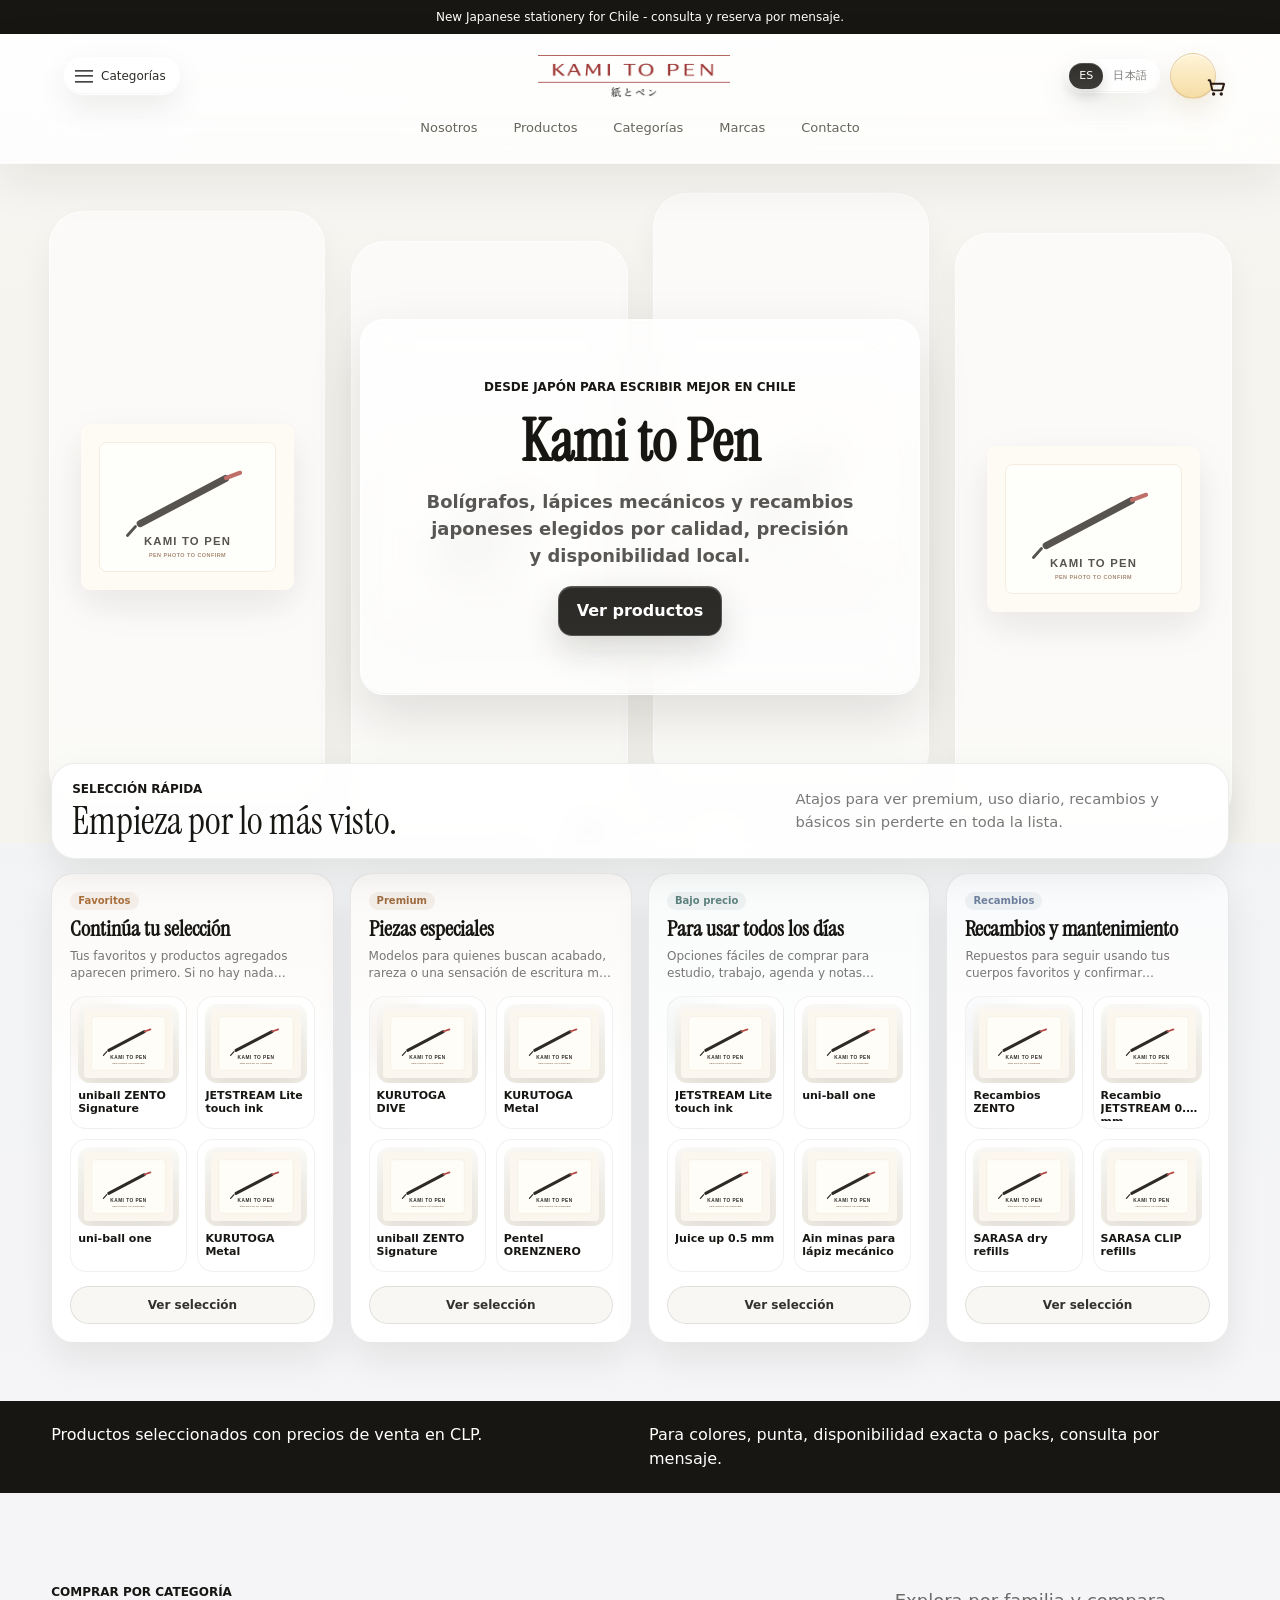
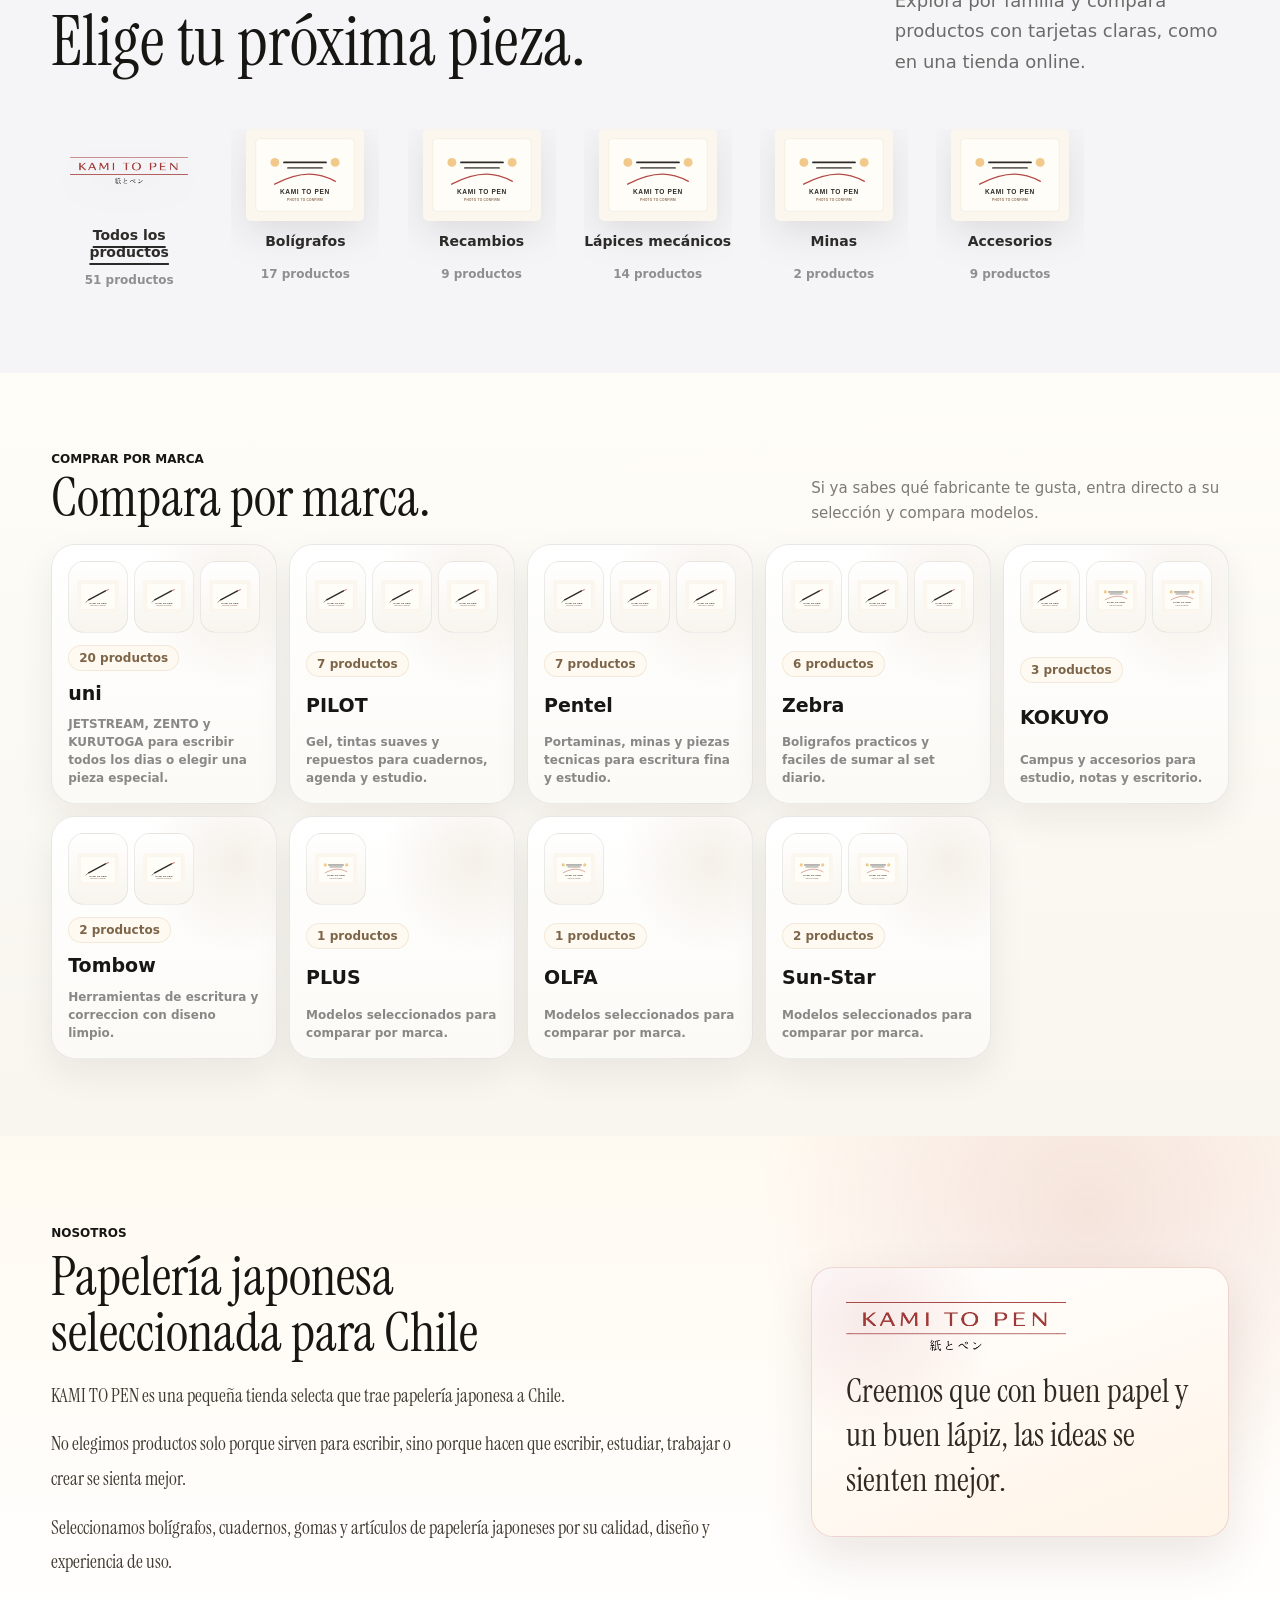
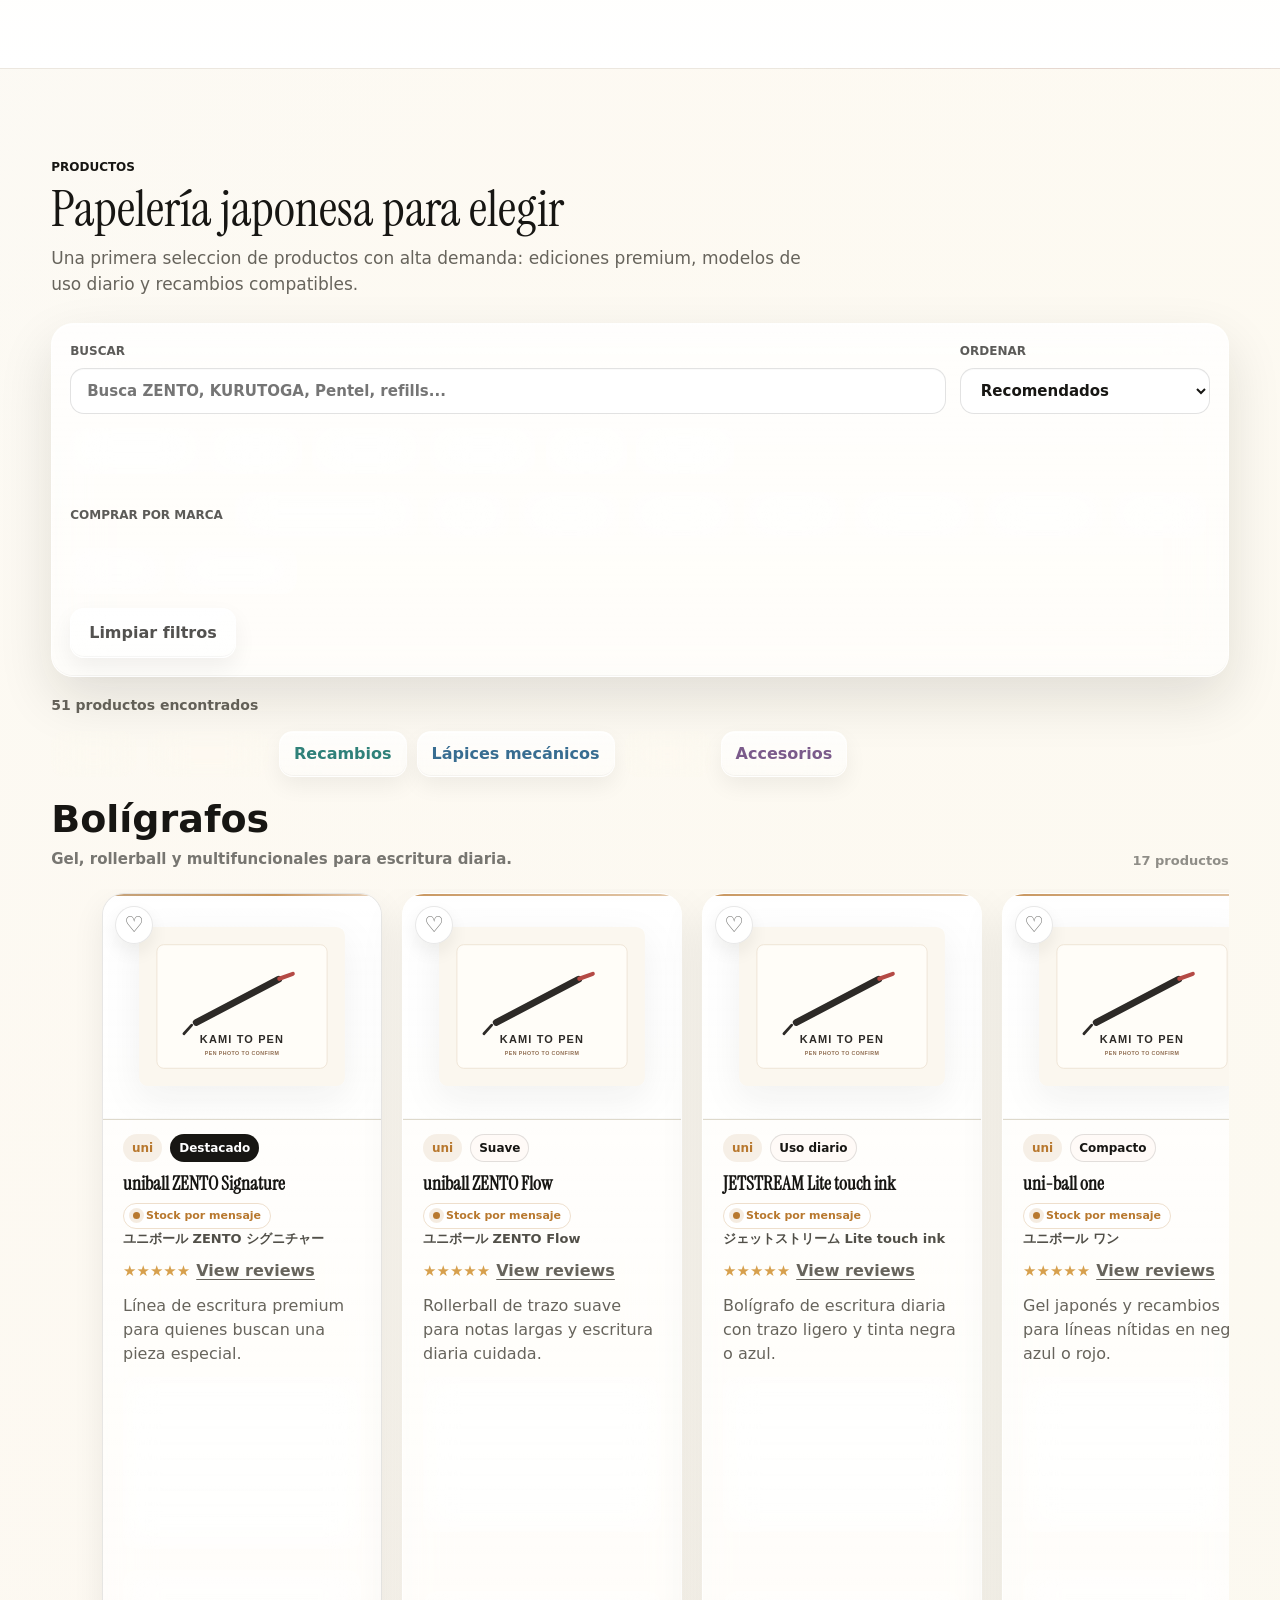
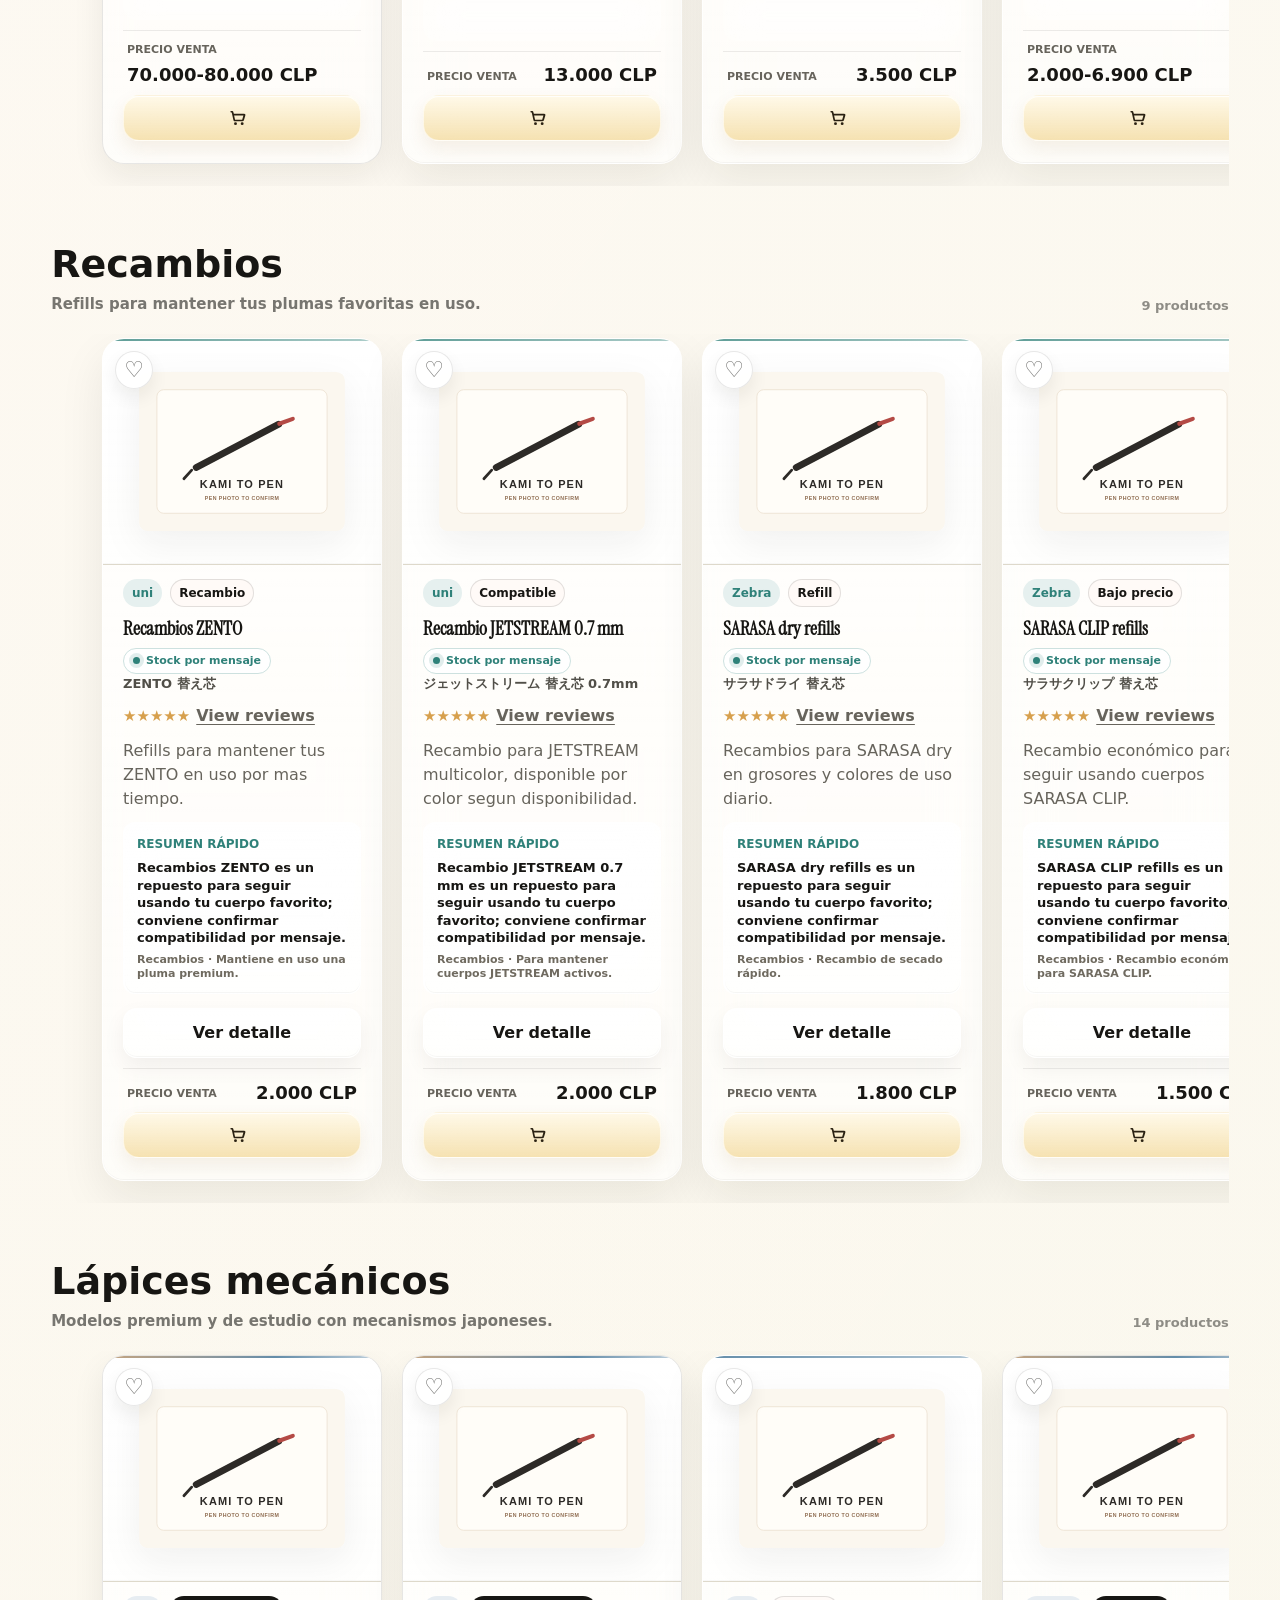
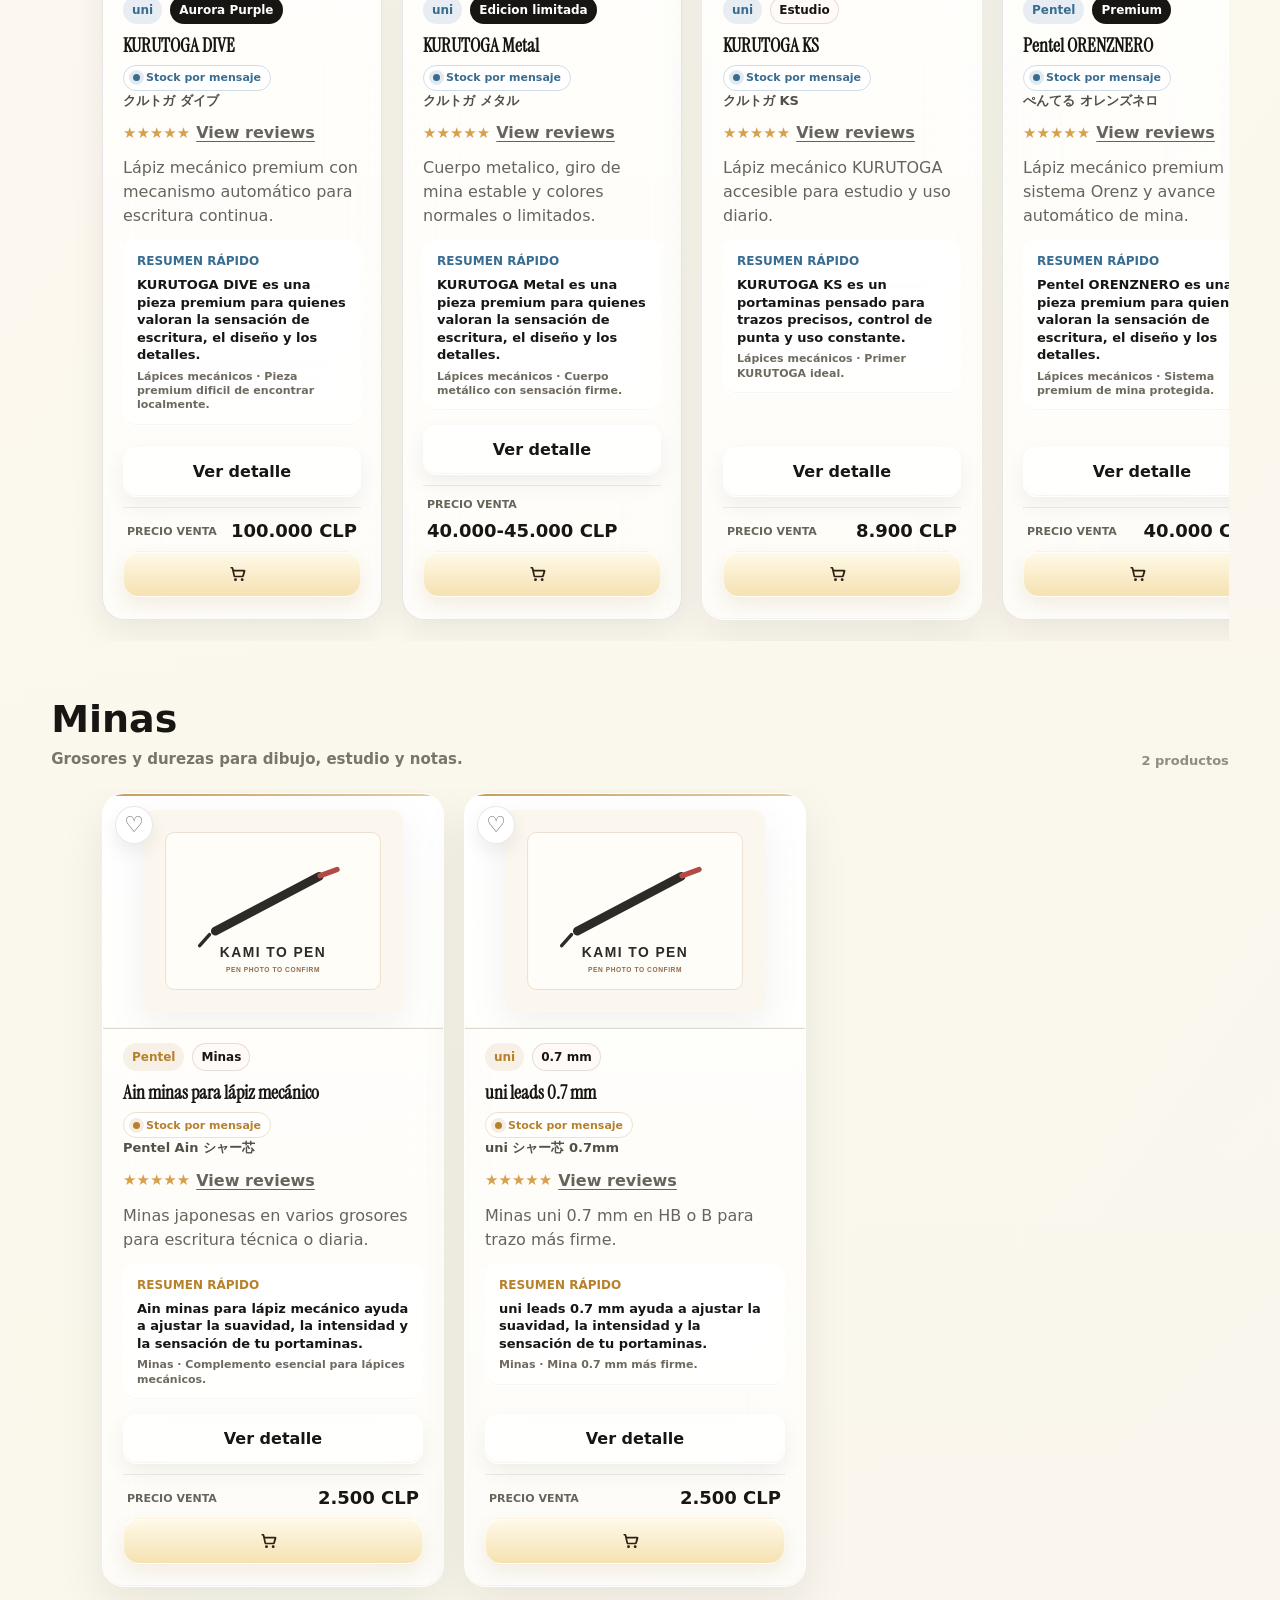
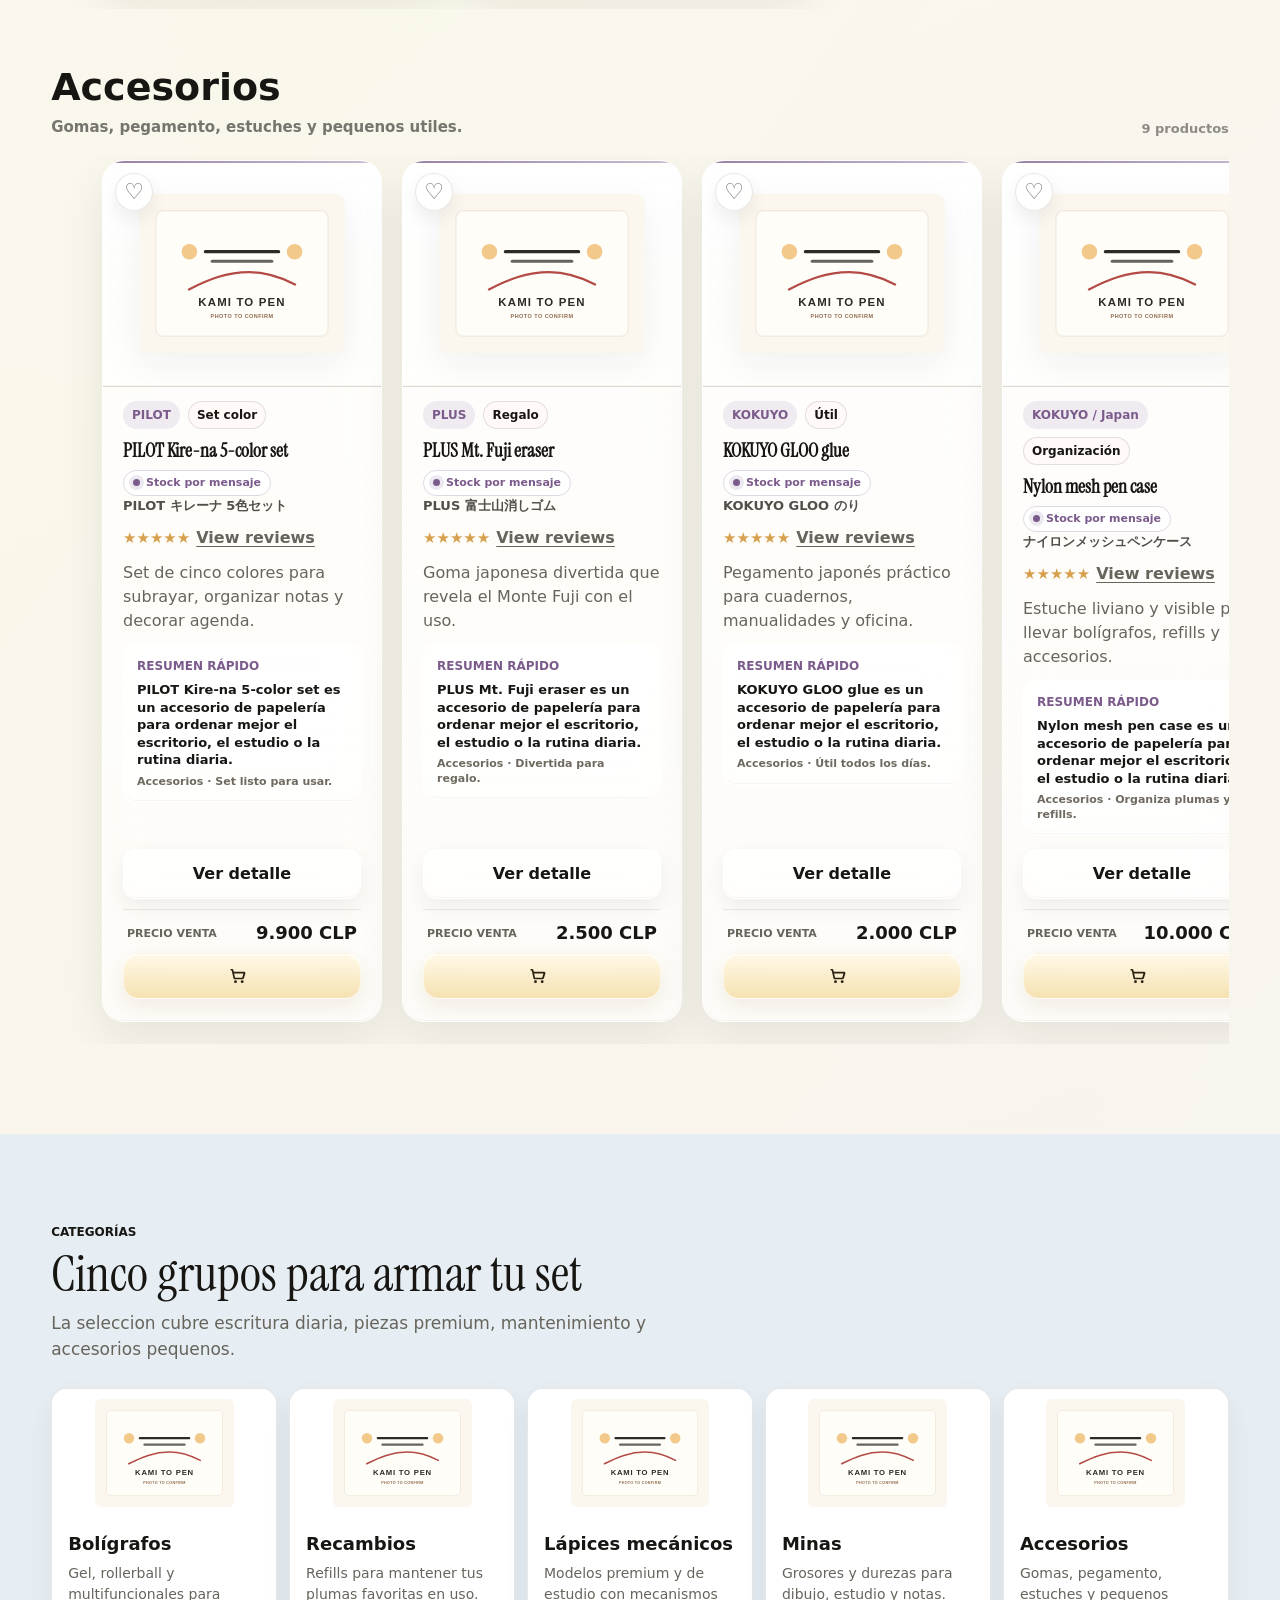
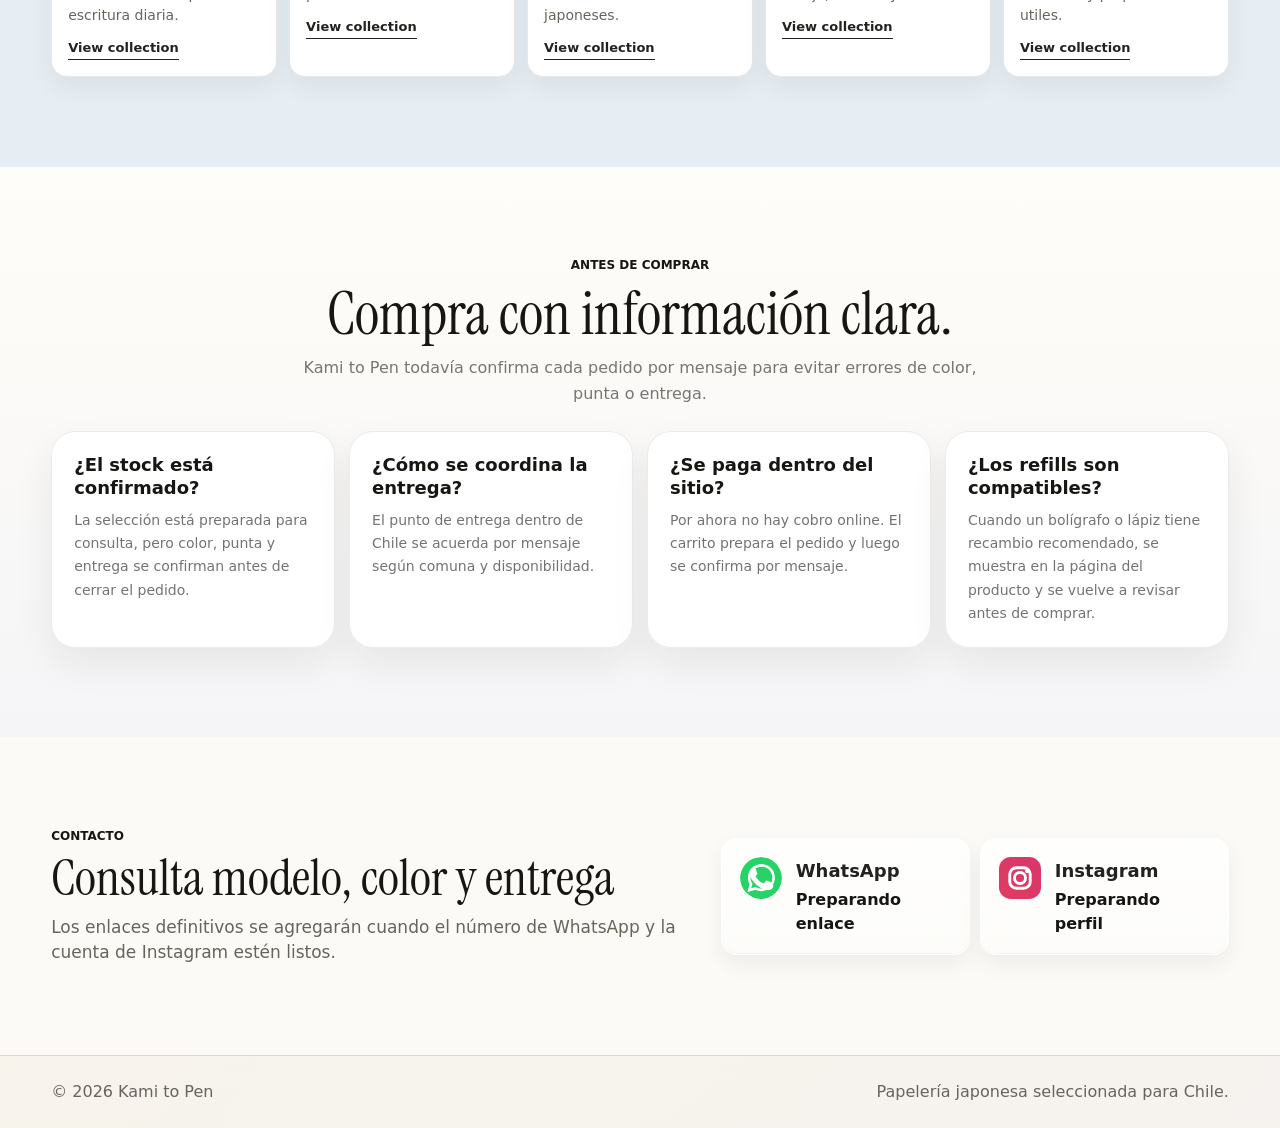
<file: files-mentioned-by-the-user-kami/index.html>
<!doctype html>
<html lang="es">
  <head>
    <meta charset="utf-8">
    <meta name="viewport" content="width=device-width, initial-scale=1">
    <title>Kami to Pen | Papelería japonesa en Chile</title>
    <meta
      name="description"
      content="Tienda bilingüe de Kami to Pen: papelería japonesa seleccionada para Chile, con lápices, bolígrafos, refills y accesorios."
    >
    <link rel="icon" href="assets/kami-to-pen-logo.png">
    <link rel="stylesheet" href="styles.css?v=commerce-depth13">
  </head>
  <body>
    <div class="store-announcement" data-i18n="announcementText">
      New Japanese stationery for Chile - consulta y reserva por mensaje.
    </div>

    <header class="site-header" aria-label="Navegacion principal">
      <button class="menu-toggle" type="button" data-menu-toggle aria-controls="category-drawer" aria-expanded="false" aria-label="Categorías">
        <span aria-hidden="true"></span>
        <span aria-hidden="true"></span>
        <span aria-hidden="true"></span>
        <strong data-i18n="menuLabel">Categorías</strong>
      </button>

      <a class="brand-lockup" href="#top" aria-label="Kami to Pen">
        <span class="brand-mark" aria-hidden="true">
          <img src="assets/kami-to-pen-logo-cutout.png?v=logo-cutout" alt="">
        </span>
        <span>
          <span class="brand-name">Kami to Pen</span>
          <span class="brand-subtitle" data-i18n="brandSubtitle">Papelería japonesa seleccionada</span>
        </span>
      </a>

      <nav class="header-nav" aria-label="Secciones">
        <a href="#about" data-i18n="navAbout">Nosotros</a>
        <button type="button" data-products-menu data-i18n="navCatalog">Productos</button>
        <button type="button" data-categories-menu data-i18n="navCategories">Categorías</button>
        <a href="#brands" data-i18n="navBrands">Marcas</a>
        <a href="#contact" data-i18n="navContact">Contacto</a>
      </nav>

      <div class="header-actions">
        <div class="language-switch" aria-label="Idioma">
          <button class="language-button is-active" type="button" data-lang-button="es" aria-pressed="true">ES</button>
          <button class="language-button" type="button" data-lang-button="ja" aria-pressed="false">日本語</button>
        </div>
        <a class="cart-summary-button" href="checkout.html" data-cart-summary aria-label="Carrito">
          <span class="cart-summary-text" data-i18n="cartLabel">Carrito</span>
          <span class="cart-count" data-cart-count hidden>0</span>
        </a>
      </div>
    </header>

    <main id="top">
      <section class="hero-section" aria-labelledby="hero-title">
        <div class="hero-copy">
          <p class="eyebrow" data-i18n="heroEyebrow">Desde Japón para escribir mejor en Chile</p>
          <h1 id="hero-title" data-i18n="heroTitle">Kami to Pen</h1>
          <p class="hero-lede" data-i18n="heroLede">
            Bolígrafos, lápices mecánicos y recambios japoneses elegidos por calidad, precisión y disponibilidad local.
          </p>
          <div class="hero-actions" aria-label="Coleccion destacada">
            <a class="button button-primary hero-collection-cta" href="#catalog" data-i18n="heroCollectionCta">
              Ver colección
            </a>
          </div>
          <dl class="hero-stats" aria-label="Resumen del catalogo">
            <div>
              <dt data-i18n="statSkusLabel">Lineas seleccionadas</dt>
              <dd id="product-count-stat">57</dd>
            </div>
            <div>
              <dt data-i18n="statCategoriesLabel">Categorías</dt>
              <dd>5</dd>
            </div>
            <div>
              <dt data-i18n="statCurrencyLabel">Precios</dt>
              <dd>CLP</dd>
            </div>
          </dl>
        </div>

        <figure class="hero-media" data-hero-slideshow>
          <div class="hero-slide-grid" data-hero-slide-grid>
            <a class="hero-product-tile is-featured" href="product.html#product=kurutoga-dive" aria-label="Ver detalle KURUTOGA DIVE">
              <img
                src="https://baseec-img-mng.akamaized.net/images/item/origin/021379cc1be855e3056c57e17d7d3b00.jpg?im=Resize%2Cwidth%3D1280%2Ctype%3Dnormal&imformat=generic&q=90"
                alt="KURUTOGA DIVE"
              >
            </a>
          </div>
          <div class="hero-slide-dots" data-hero-dots aria-label="Productos destacados"></div>
        </figure>
      </section>

      <section class="store-dashboard" id="store-dashboard" aria-labelledby="store-dashboard-title">
        <div class="store-dashboard-head">
          <div>
            <p class="eyebrow" data-i18n="dashboardEyebrow">Selección rápida</p>
            <h2 id="store-dashboard-title" data-i18n="dashboardTitle">Empieza por lo más visto.</h2>
          </div>
          <p data-i18n="dashboardText">
            Atajos para ver premium, uso diario, recambios y básicos sin perderte en toda la lista.
          </p>
        </div>
        <div class="store-dashboard-grid" id="store-dashboard-grid" aria-label="Selección rápida de productos"></div>
      </section>

      <section class="intro-band" aria-label="Resumen de compra">
        <div>
          <p data-i18n="introLineOne">Productos seleccionados con precios de venta en CLP.</p>
          <p data-i18n="introLineTwo">Para colores, punta, disponibilidad exacta o packs, consulta por mensaje.</p>
        </div>
      </section>

      <section class="store-discovery" id="shop" aria-labelledby="store-discovery-title">
        <div class="store-discovery-head">
          <div>
            <p class="eyebrow" data-i18n="storeRailEyebrow">Comprar por categoría</p>
            <h2 id="store-discovery-title" data-i18n="storeRailTitle">Elige tu próxima pieza.</h2>
          </div>
          <p data-i18n="storeRailText">
            Explora por familia y compara productos con tarjetas claras, como en una tienda online.
          </p>
        </div>
        <div class="store-category-rail" id="store-category-rail" aria-label="Categorías principales"></div>
      </section>

      <section class="brand-section" id="brands" aria-labelledby="brand-rail-title">
        <div class="brand-section-head">
          <div>
            <p class="eyebrow" data-i18n="brandRailEyebrow">Comprar por marca</p>
            <h2 id="brand-rail-title" data-i18n="brandRailTitle">Compara por marca.</h2>
          </div>
          <p data-i18n="brandRailText">
            Si ya sabes qué fabricante te gusta, entra directo a su selección y compara modelos.
          </p>
        </div>
        <div class="brand-rail" id="brand-rail" aria-label="Marcas"></div>
      </section>

      <section class="about-section" id="about" aria-labelledby="about-title">
        <div class="about-layout">
          <div class="about-copy">
            <p class="eyebrow" data-i18n="aboutEyebrow">Nosotros</p>
            <h2 id="about-title" data-i18n="aboutTitle">Papelería japonesa seleccionada para Chile</h2>
            <div class="about-text">
              <p data-i18n="aboutParagraphOne">
                KAMI TO PEN es una pequeña tienda selecta que trae papelería japonesa a Chile.
              </p>
              <p data-i18n="aboutParagraphTwo">
                No elegimos productos solo porque sirven para escribir, sino porque hacen que escribir, estudiar, trabajar o crear se sienta mejor.
              </p>
              <p data-i18n="aboutParagraphThree">
                Seleccionamos bolígrafos, cuadernos, gomas y artículos de papelería japoneses por su calidad, diseño y experiencia de uso.
              </p>
            </div>
          </div>
          <div class="about-belief" aria-label="Kami to Pen philosophy">
            <img src="assets/kami-to-pen-logo-cutout.png?v=logo-cutout" alt="">
            <p data-i18n="aboutBelief">
              Creemos que con buen papel y un buen lápiz, las ideas se sienten mejor.
            </p>
          </div>
        </div>
      </section>

      <section class="section-block" id="catalog" aria-labelledby="catalog-title">
        <div class="section-heading">
          <p class="eyebrow" data-i18n="catalogEyebrow">Productos</p>
          <h2 id="catalog-title" data-i18n="catalogTitle">Papelería japonesa para elegir</h2>
          <p data-i18n="catalogText">
            Una primera seleccion de productos con alta demanda: ediciones premium, modelos de uso diario y recambios compatibles.
          </p>
        </div>

        <div class="catalog-tools" id="catalog-tools" aria-label="Buscar y ordenar productos">
          <label class="catalog-search">
            <span data-i18n="searchLabel">Buscar</span>
            <input id="catalog-search" type="search" autocomplete="off" data-i18n-placeholder="searchPlaceholder">
          </label>
          <label class="catalog-sort">
            <span data-i18n="sortLabel">Ordenar</span>
            <select id="catalog-sort">
              <option value="featured" data-i18n="sortFeatured">Recomendados</option>
              <option value="price-low" data-i18n="sortPriceLow">Precio: menor a mayor</option>
              <option value="price-high" data-i18n="sortPriceHigh">Precio: mayor a menor</option>
              <option value="newest" data-i18n="sortNewest">Más nuevos</option>
            </select>
          </label>
          <div class="tag-filter" id="tag-filter" aria-label="Filtrar por etiqueta"></div>
          <div class="brand-filter" id="brand-filter" aria-label="Filtrar por marca"></div>
          <button class="button catalog-reset" type="button" id="catalog-reset" data-i18n="resetFilters">Limpiar filtros</button>
        </div>
        <div class="catalog-result-row">
          <p class="catalog-result-count" id="catalog-result-count" aria-live="polite"></p>
        </div>
        <div class="filter-bar" id="filter-bar" aria-label="Filtrar por categoria"></div>
        <div class="ink-type-filter" id="ink-type-filter" aria-label="Filtrar bolígrafos por tipo" hidden></div>
        <div class="product-grid" id="product-grid" aria-live="polite"></div>
      </section>

      <section class="category-section" id="categories" aria-labelledby="categories-title">
        <div class="section-heading">
          <p class="eyebrow" data-i18n="categoriesEyebrow">Categorías</p>
          <h2 id="categories-title" data-i18n="categoriesTitle">Cinco grupos para armar tu set</h2>
          <p data-i18n="categoriesText">
            La seleccion cubre escritura diaria, piezas premium, mantenimiento y accesorios pequenos.
          </p>
        </div>
        <div class="category-grid" id="category-grid"></div>
      </section>

      <section class="faq-section" id="faq" aria-labelledby="faq-title">
        <div class="faq-heading">
          <p class="eyebrow" data-i18n="faqEyebrow">Antes de comprar</p>
          <h2 id="faq-title" data-i18n="faqTitle">Compra con información clara.</h2>
          <p data-i18n="faqText">
            Kami to Pen todavía confirma cada pedido por mensaje para evitar errores de color, punta o entrega.
          </p>
        </div>
        <div class="faq-grid" aria-label="Preguntas frecuentes">
          <article class="faq-card">
            <h3 data-i18n="faqStockQuestion">¿El stock está confirmado?</h3>
            <p data-i18n="faqStockAnswer">La selección está preparada para consulta, pero color, punta y entrega se confirman antes de cerrar el pedido.</p>
          </article>
          <article class="faq-card">
            <h3 data-i18n="faqDeliveryQuestion">¿Cómo se coordina la entrega?</h3>
            <p data-i18n="faqDeliveryAnswer">El punto de entrega dentro de Chile se acuerda por mensaje según comuna y disponibilidad.</p>
          </article>
          <article class="faq-card">
            <h3 data-i18n="faqPaymentQuestion">¿Se paga dentro del sitio?</h3>
            <p data-i18n="faqPaymentAnswer">Por ahora no hay cobro online. El carrito prepara el pedido y luego se confirma por mensaje.</p>
          </article>
          <article class="faq-card">
            <h3 data-i18n="faqCompatibilityQuestion">¿Los refills son compatibles?</h3>
            <p data-i18n="faqCompatibilityAnswer">Cuando un bolígrafo o lápiz tiene recambio recomendado, se muestra en la página del producto y se vuelve a revisar antes de comprar.</p>
          </article>
        </div>
      </section>

      <section class="contact-section" id="contact" aria-labelledby="contact-title">
        <div class="contact-copy">
          <p class="eyebrow" data-i18n="contactEyebrow">Contacto</p>
          <h2 id="contact-title" data-i18n="contactTitle">Consulta modelo, color y entrega</h2>
          <p data-i18n="contactText">
            Los enlaces definitivos se agregarán cuando el número de WhatsApp y la cuenta de Instagram estén listos.
          </p>
        </div>
        <div class="contact-panel" aria-label="Canales de contacto">
          <a class="contact-link social-cta inquiry-trigger" href="#contact" data-channel="WhatsApp">
            <span class="contact-label">WhatsApp</span>
            <span data-i18n="contactWhatsapp">Preparando enlace</span>
          </a>
          <a class="contact-link social-cta inquiry-trigger" href="#contact" data-channel="Instagram">
            <span class="contact-label">Instagram</span>
            <span data-i18n="contactInstagram">Preparando perfil</span>
          </a>
        </div>
      </section>
    </main>

    <footer class="site-footer">
      <p>© <span id="year"></span> Kami to Pen</p>
      <p data-i18n="footerNote">Papelería japonesa seleccionada para Chile.</p>
    </footer>

    <div class="inquiry-modal" id="inquiry-modal" aria-hidden="true">
      <div class="inquiry-backdrop" data-inquiry-close></div>
      <section class="inquiry-dialog" role="dialog" aria-modal="true" aria-labelledby="inquiry-title">
        <button class="inquiry-close" type="button" data-inquiry-close aria-label="Close">×</button>
        <p class="eyebrow" data-i18n="inquiryEyebrow">Consulta</p>
        <h2 id="inquiry-title" data-i18n="inquiryTitle">Mensaje listo para enviar</h2>
        <p class="inquiry-help" data-i18n="inquiryHelp">
          Copia este mensaje y envíalo cuando el canal esté listo.
        </p>
        <textarea class="inquiry-message" id="inquiry-message" readonly></textarea>
        <div class="inquiry-actions">
          <button class="button button-primary" type="button" id="copy-inquiry">
            <span data-i18n="copyInquiry">Copiar mensaje</span>
          </button>
          <a class="button button-secondary social-cta inquiry-link" id="whatsapp-inquiry" href="#contact" data-channel="WhatsApp">
            <span data-i18n="ctaWhatsapp">WhatsApp準備中</span>
          </a>
          <a class="button button-secondary social-cta inquiry-link" id="instagram-inquiry" href="#contact" data-channel="Instagram">
            <span data-i18n="ctaInstagram">Instagram準備中</span>
          </a>
        </div>
        <p class="inquiry-config-note" data-i18n="inquiryConfigNote">
          Cuando el número de WhatsApp o Instagram estén listos, agrega los datos en contactConfig dentro de script.js.
        </p>
      </section>
    </div>

    <div class="cart-drawer" id="cart-drawer" aria-hidden="true">
      <div class="cart-drawer-backdrop" data-cart-drawer-close></div>
      <aside class="cart-drawer-panel" role="dialog" aria-modal="true" aria-labelledby="cart-drawer-title">
        <button class="cart-drawer-close" type="button" data-cart-drawer-close aria-label="Close">×</button>
        <p class="eyebrow" data-i18n="cartDrawerEyebrow">Carrito</p>
        <h2 id="cart-drawer-title" data-i18n="cartDrawerTitle">Tu selección</h2>
        <p class="cart-drawer-text" data-i18n="cartDrawerText">
          Revisa cantidades y deja el pedido listo antes de pasar a confirmar.
        </p>
        <div class="cart-drawer-items" id="cart-drawer-items" aria-live="polite"></div>
        <div class="cart-drawer-summary">
          <span data-i18n="cartDrawerSubtotal">Subtotal</span>
          <strong id="cart-drawer-subtotal">0 CLP</strong>
        </div>
        <div class="cart-drawer-actions">
          <a class="button cart-drawer-checkout" href="checkout.html" data-cart-drawer-checkout data-i18n="cartDrawerCheckout">Ir al checkout</a>
          <button class="button cart-drawer-copy" type="button" data-cart-drawer-copy data-i18n="cartDrawerCopy">
            Copiar pedido
          </button>
          <button class="button cart-drawer-continue" type="button" data-cart-drawer-close data-i18n="cartDrawerContinue">
            Seguir mirando
          </button>
        </div>
      </aside>
    </div>

    <div class="toast" id="toast" role="status" aria-live="polite"></div>

    <script src="script.js?v=commerce-depth13"></script>
  </body>
</html>
</file>
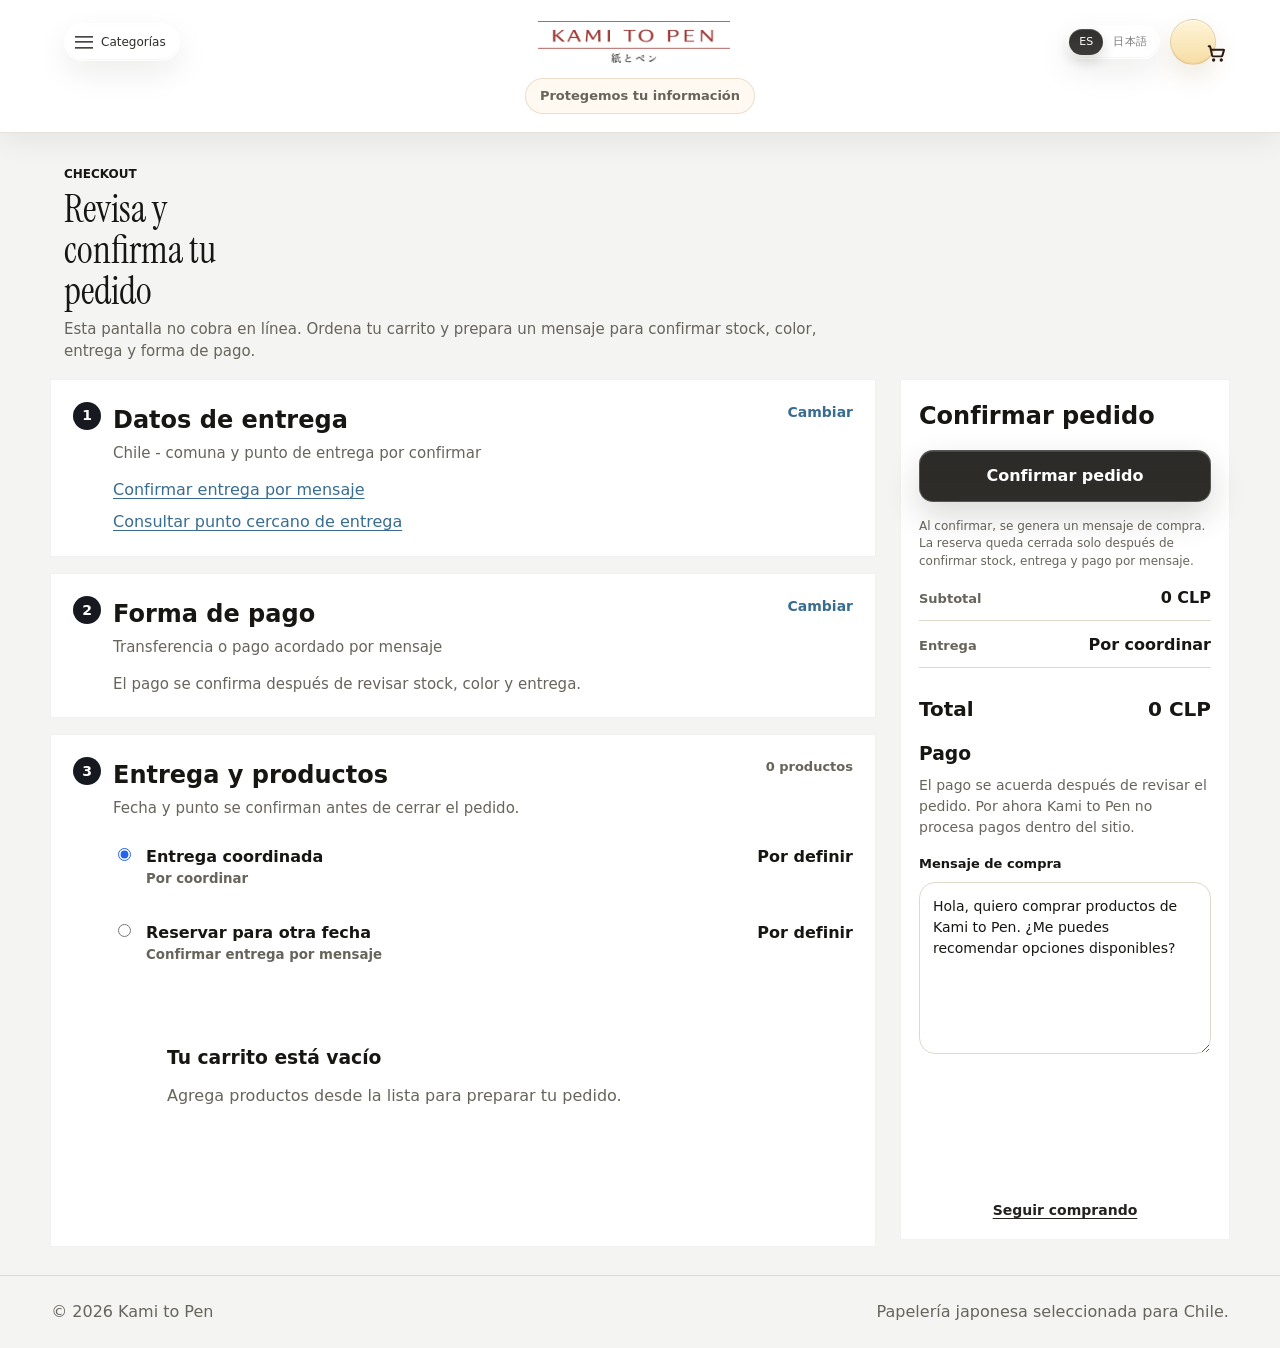
<file: files-mentioned-by-the-user-kami/checkout.html>
<!doctype html>
<html lang="es">
  <head>
    <meta charset="utf-8">
    <meta name="viewport" content="width=device-width, initial-scale=1">
    <title>Kami to Pen | Checkout</title>
    <meta
      name="description"
      content="Checkout de Kami to Pen: revisa tu carrito, total estimado en CLP y prepara el mensaje de compra."
    >
    <link rel="icon" href="assets/kami-to-pen-logo.png">
    <link rel="stylesheet" href="styles.css?v=commerce-depth13">
  </head>
  <body data-page="checkout">
    <div class="store-announcement" data-i18n="announcementText">
      New Japanese stationery for Chile - consulta y reserva por mensaje.
    </div>

    <header class="site-header" aria-label="Navegacion principal">
      <button class="menu-toggle" type="button" data-menu-toggle aria-controls="category-drawer" aria-expanded="false" aria-label="Categorías">
        <span aria-hidden="true"></span>
        <span aria-hidden="true"></span>
        <span aria-hidden="true"></span>
        <strong data-i18n="menuLabel">Categorías</strong>
      </button>

      <a class="brand-lockup" href="index.html#top" aria-label="Kami to Pen">
        <span class="brand-mark" aria-hidden="true">
          <img src="assets/kami-to-pen-logo-cutout.png?v=logo-cutout" alt="">
        </span>
        <span>
          <span class="brand-name">Kami to Pen</span>
          <span class="brand-subtitle" data-i18n="brandSubtitle">Papelería japonesa seleccionada</span>
        </span>
      </a>

      <nav class="header-nav checkout-secure-message" aria-label="Checkout">
        <span data-i18n="checkoutSecureTitle">Protegemos tu información</span>
      </nav>

      <div class="header-actions">
        <div class="language-switch" aria-label="Idioma">
          <button class="language-button is-active" type="button" data-lang-button="es" aria-pressed="true">ES</button>
          <button class="language-button" type="button" data-lang-button="ja" aria-pressed="false">日本語</button>
        </div>
        <a class="cart-summary-button" href="checkout.html" data-cart-summary aria-label="Carrito">
          <span class="cart-summary-text" data-i18n="cartLabel">Carrito</span>
          <span class="cart-count" data-cart-count hidden>0</span>
        </a>
      </div>
    </header>

    <main id="top" class="checkout-page">
      <section class="checkout-hero checkout-review-strip" aria-labelledby="checkout-title">
        <p class="eyebrow" data-i18n="checkoutEyebrow">Checkout</p>
        <h1 id="checkout-title" data-i18n="checkoutTitle">Revisa tu pedido</h1>
        <p data-i18n="checkoutText">
          Esta pantalla no cobra en línea. Ordena tu carrito y prepara un mensaje para confirmar stock, color, entrega y forma de pago.
        </p>
      </section>

      <section class="checkout-layout" aria-label="Checkout">
        <div class="checkout-main">
          <section class="checkout-step-card">
            <div class="checkout-step-heading">
              <span class="checkout-step-number">1</span>
              <div>
                <h2 data-i18n="checkoutAddressTitle">Datos de entrega</h2>
                <p data-i18n="checkoutAddressLine">Chile - comuna y punto de entrega por confirmar</p>
              </div>
              <button class="checkout-change" type="button" data-i18n="checkoutChange">Cambiar</button>
            </div>
            <div class="checkout-link-stack">
              <a href="index.html#contact" data-i18n="checkoutDeliveryInstruction">Confirmar entrega por mensaje</a>
              <a href="index.html#contact" data-i18n="checkoutNearbyPickup">Consultar punto cercano de entrega</a>
            </div>
          </section>

          <section class="checkout-step-card">
            <div class="checkout-step-heading">
              <span class="checkout-step-number">2</span>
              <div>
                <h2 data-i18n="checkoutPaymentMethod">Forma de pago</h2>
                <p data-i18n="checkoutPaymentLine">Transferencia o pago acordado por mensaje</p>
              </div>
              <button class="checkout-change" type="button" data-i18n="checkoutChange">Cambiar</button>
            </div>
            <p class="checkout-soft-note" data-i18n="checkoutPaymentBenefits">
              El pago se confirma después de revisar stock, color y entrega.
            </p>
          </section>

          <section class="checkout-step-card checkout-delivery-card">
            <div class="checkout-step-heading">
              <span class="checkout-step-number">3</span>
              <div>
                <h2 data-i18n="checkoutDeliveryTitle">Entrega y productos</h2>
                <p data-i18n="checkoutDeliveryDeadline">Fecha y punto se confirman antes de cerrar el pedido.</p>
              </div>
              <span id="checkout-count" class="checkout-count-label"></span>
            </div>

            <div class="checkout-delivery-options" aria-label="Opciones de entrega">
              <label class="checkout-delivery-option is-selected">
                <input type="radio" checked>
                <span>
                  <strong data-i18n="checkoutFastDelivery">Entrega coordinada</strong>
                  <small data-i18n="checkoutDeliveryValue">Por coordinar</small>
                </span>
                <em data-i18n="checkoutFree">Sin costo definido</em>
              </label>
              <label class="checkout-delivery-option">
                <input type="radio">
                <span>
                  <strong data-i18n="checkoutDateDelivery">Reservar para otra fecha</strong>
                  <small data-i18n="checkoutDeliveryInstruction">Confirmar entrega por mensaje</small>
                </span>
                <em data-i18n="checkoutFree">Sin costo definido</em>
              </label>
            </div>

            <div class="checkout-items" id="checkout-items"></div>
          </section>
        </div>

        <aside class="checkout-summary" aria-labelledby="checkout-summary-title">
          <h2 id="checkout-summary-title" data-i18n="checkoutSummaryTitle">Resumen</h2>
          <button class="button button-primary checkout-copy-button checkout-confirm-button" type="button" id="checkout-copy">
            <span data-i18n="checkoutCopy">Copiar pedido</span>
          </button>
          <p class="checkout-legal-note" data-i18n="checkoutOrderLegal">
            Al confirmar, se genera un mensaje de compra. La reserva queda cerrada solo después de confirmar stock, entrega y pago por mensaje.
          </p>
          <dl class="checkout-total-list">
            <div>
              <dt data-i18n="checkoutSubtotal">Subtotal estimado</dt>
              <dd id="checkout-subtotal">0 CLP</dd>
            </div>
            <div>
              <dt data-i18n="checkoutDelivery">Entrega</dt>
              <dd data-i18n="checkoutDeliveryValue">Por coordinar</dd>
            </div>
            <div class="checkout-grand-total">
              <dt data-i18n="checkoutTotal">Total estimado</dt>
              <dd id="checkout-total">0 CLP</dd>
            </div>
          </dl>

          <div class="checkout-payment-note">
            <h3 data-i18n="checkoutPaymentTitle">Pago</h3>
            <p data-i18n="checkoutPaymentText">
              El pago se acuerda después de revisar el pedido. Por ahora Kami to Pen no procesa pagos dentro del sitio.
            </p>
          </div>

          <div class="checkout-message-box">
            <label for="checkout-message" data-i18n="checkoutMessageTitle">Mensaje de compra</label>
            <textarea id="checkout-message" readonly></textarea>
          </div>

          <div class="checkout-actions">
            <a class="button button-secondary social-cta checkout-contact-link" id="checkout-whatsapp" href="index.html#contact" data-channel="WhatsApp" data-checkout-contact>
              <span data-i18n="ctaWhatsapp">WhatsApp準備中</span>
            </a>
            <a class="button button-secondary social-cta checkout-contact-link" id="checkout-instagram" href="index.html#contact" data-channel="Instagram" data-checkout-contact>
              <span data-i18n="ctaInstagram">Instagram準備中</span>
            </a>
          </div>
          <a class="checkout-back-link" href="index.html#catalog" data-i18n="checkoutContinue">Seguir comprando</a>
        </aside>
      </section>
    </main>

    <footer class="site-footer">
      <p>© <span id="year"></span> Kami to Pen</p>
      <p data-i18n="footerNote">Papelería japonesa seleccionada para Chile.</p>
    </footer>

    <div class="toast" id="toast" role="status" aria-live="polite"></div>

    <script src="script.js?v=commerce-depth13"></script>
  </body>
</html>
</file>
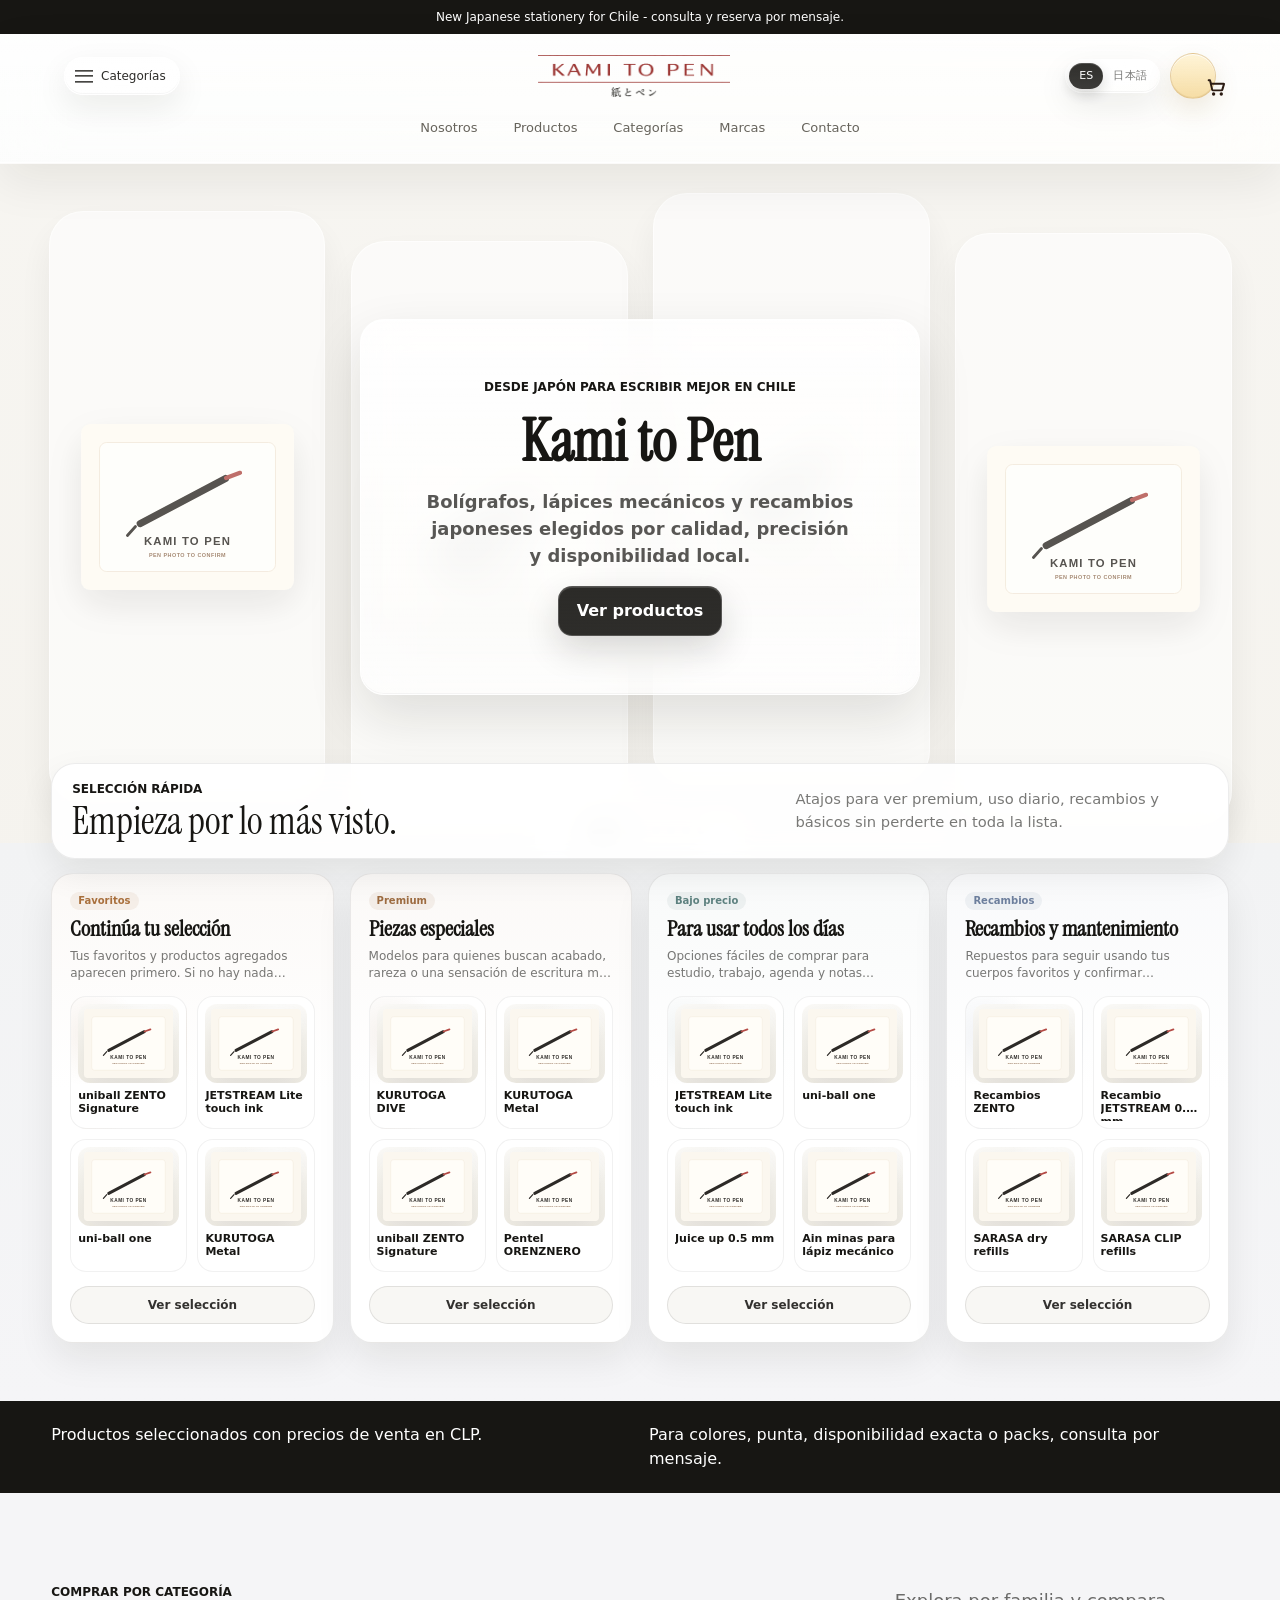
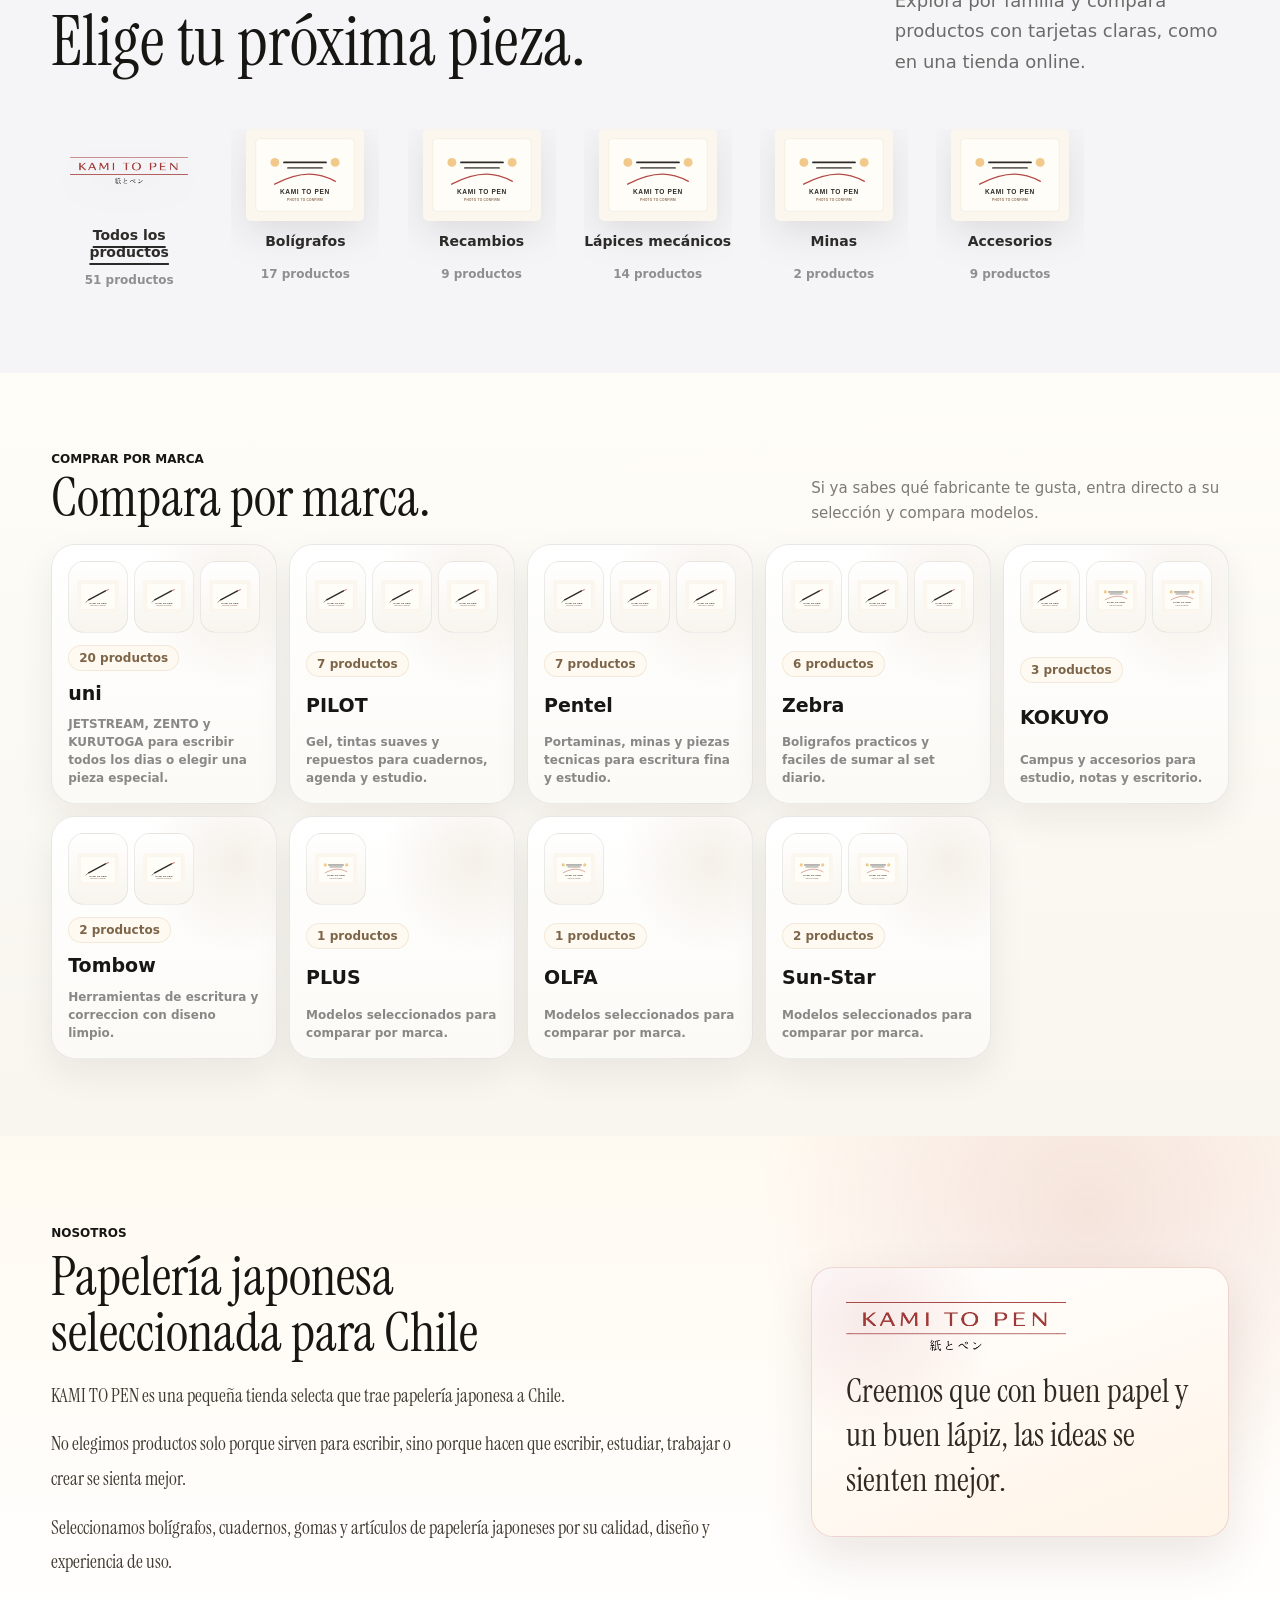
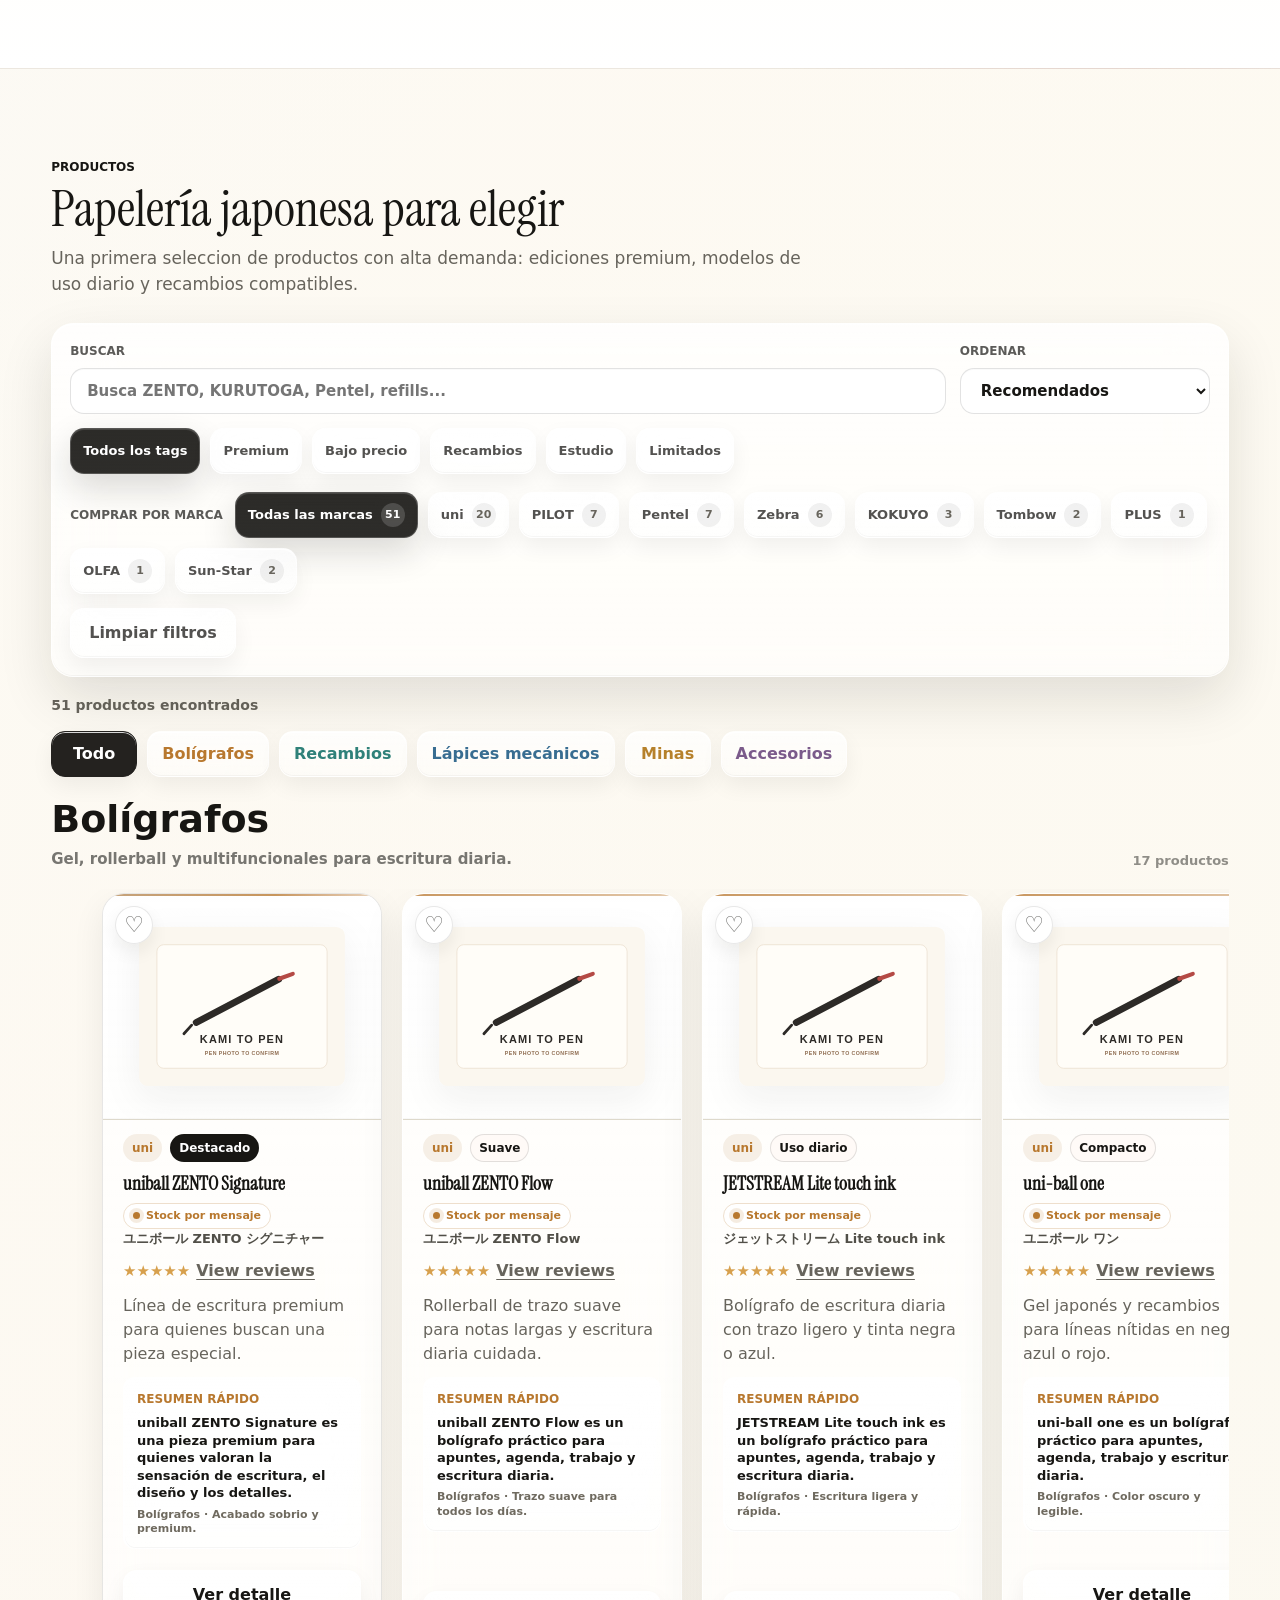
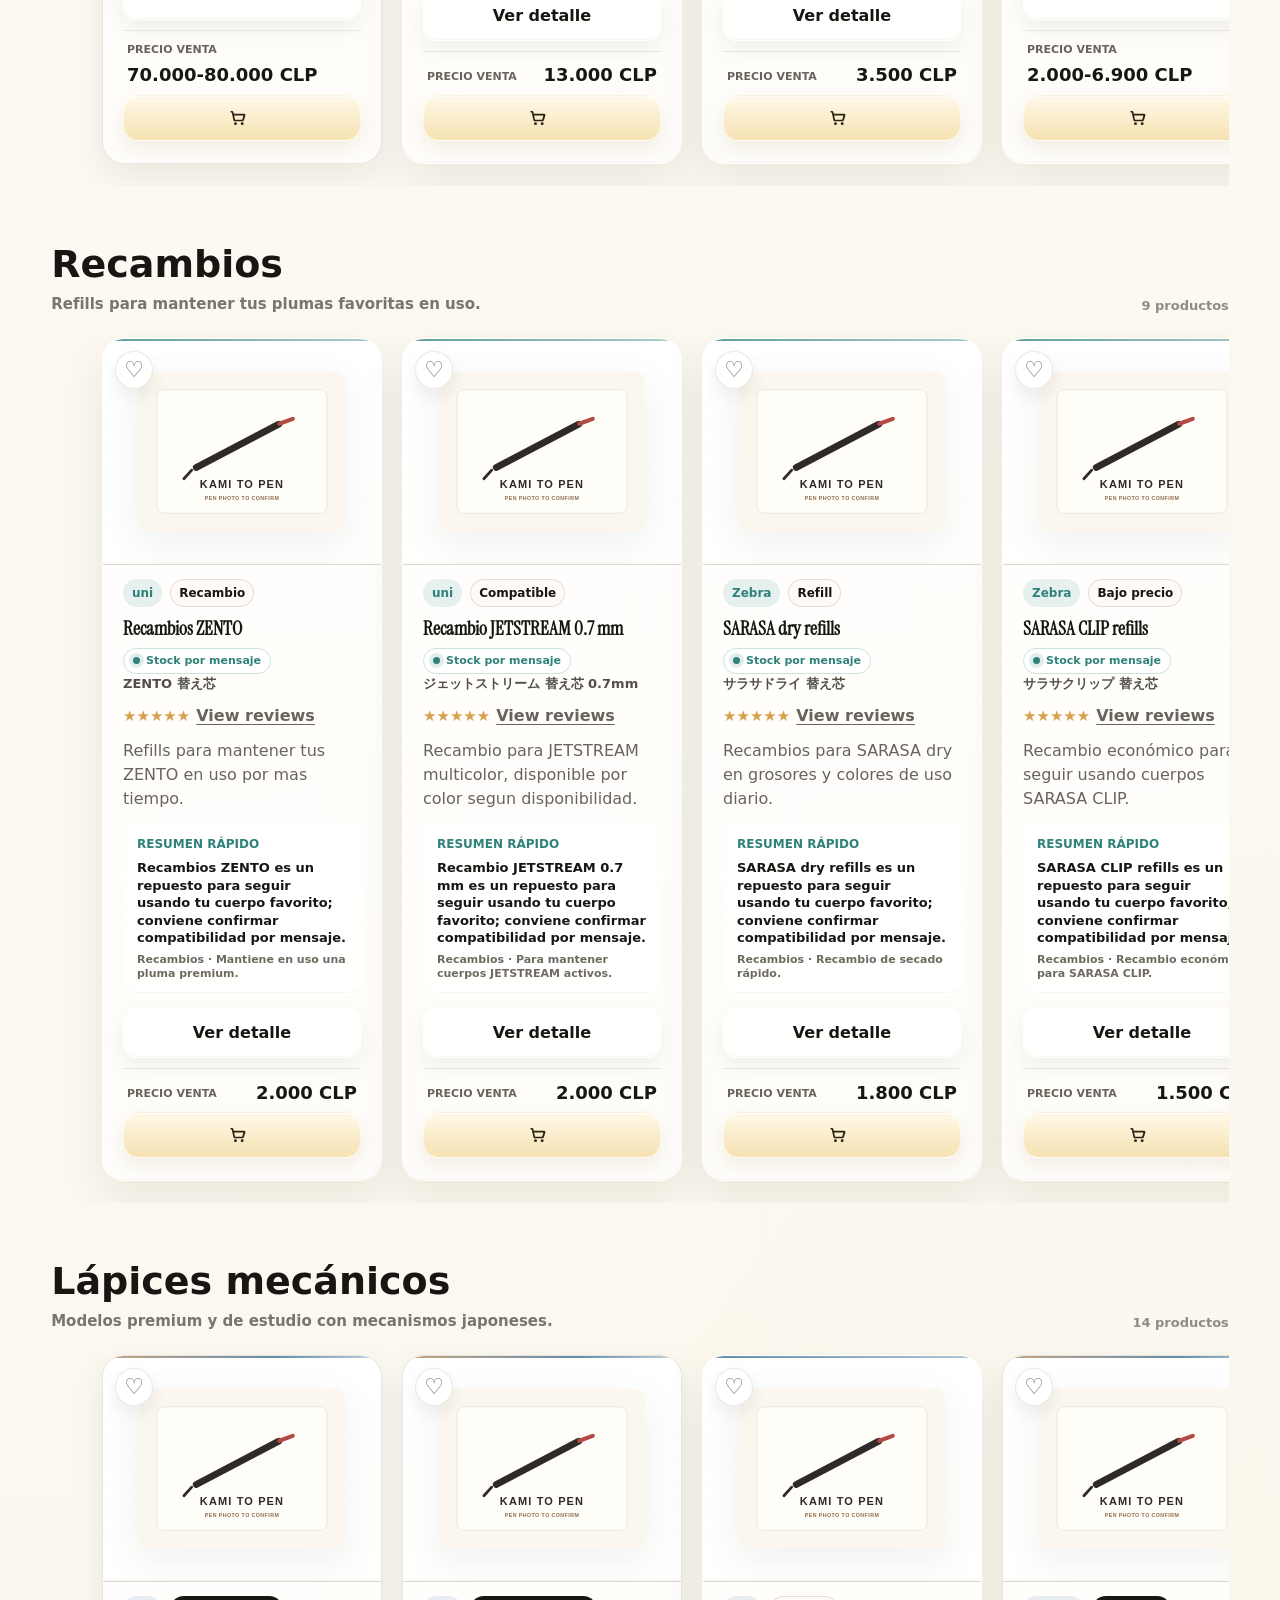
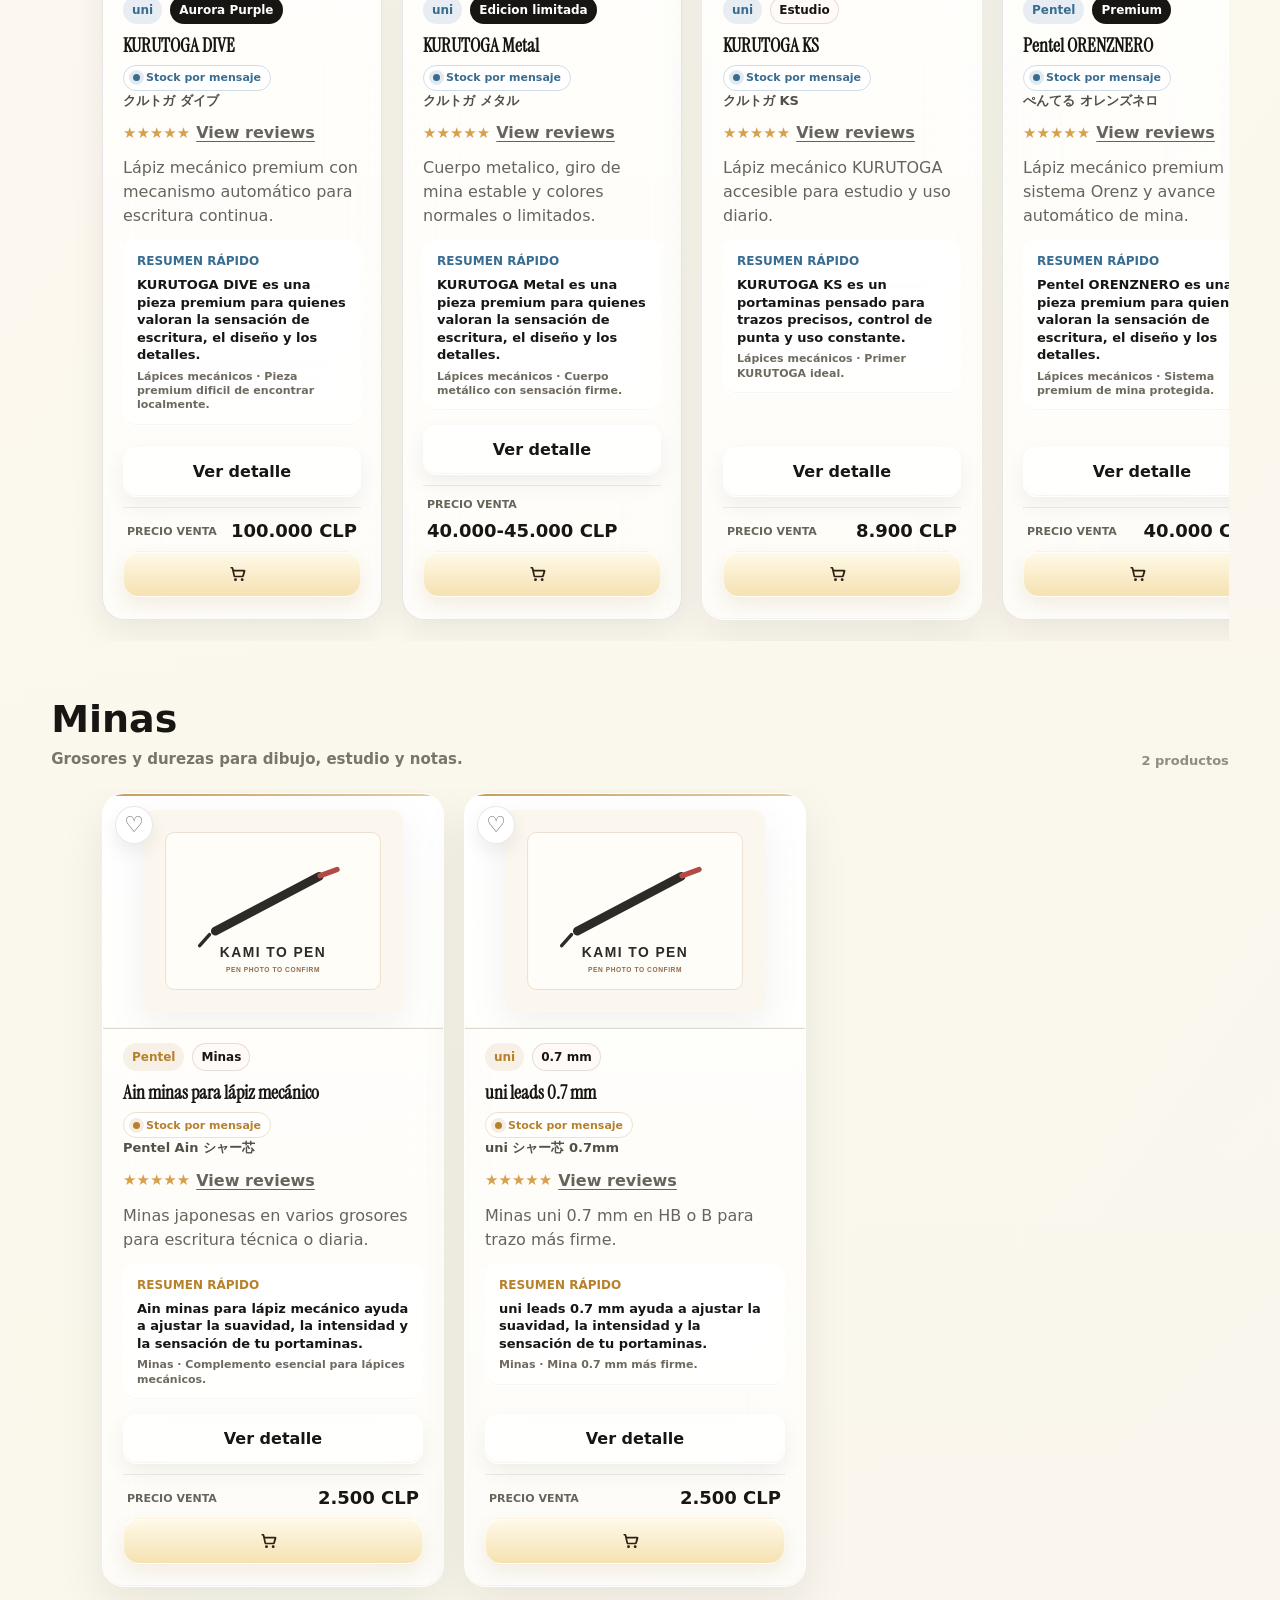
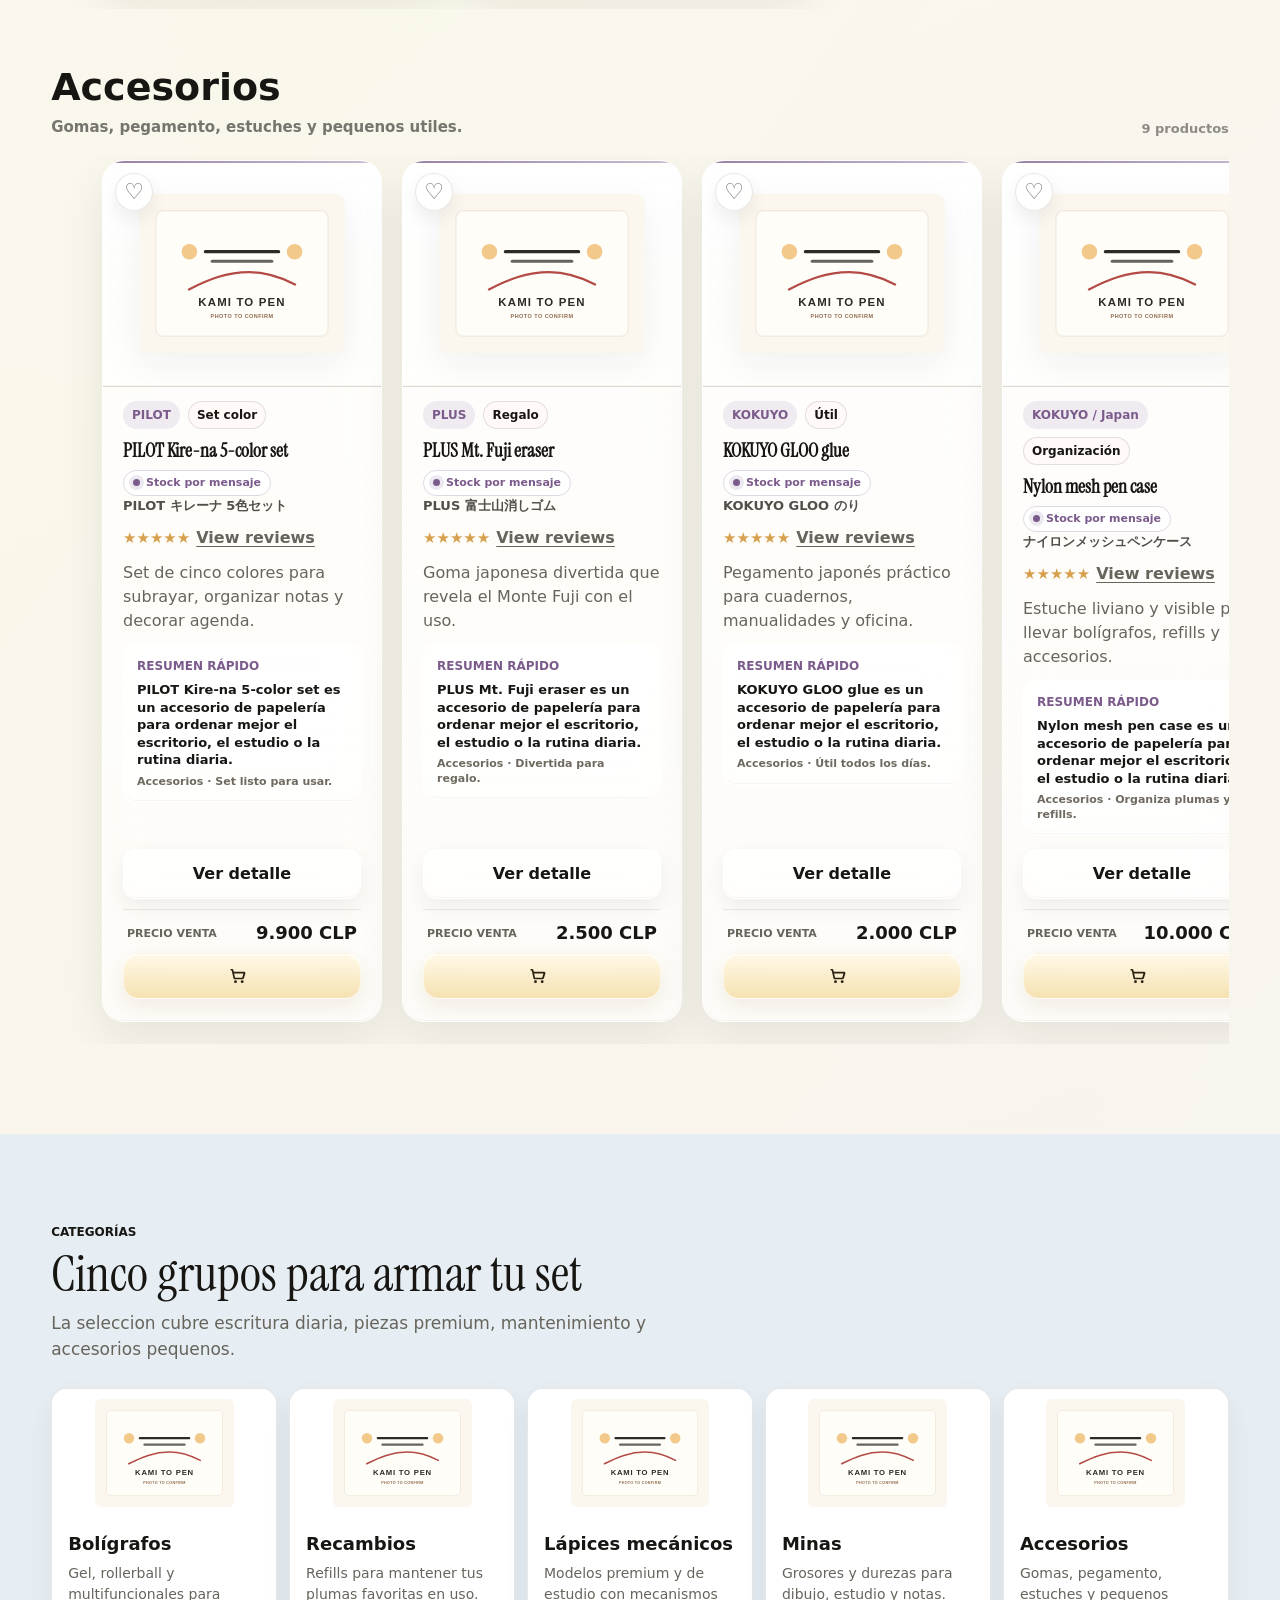
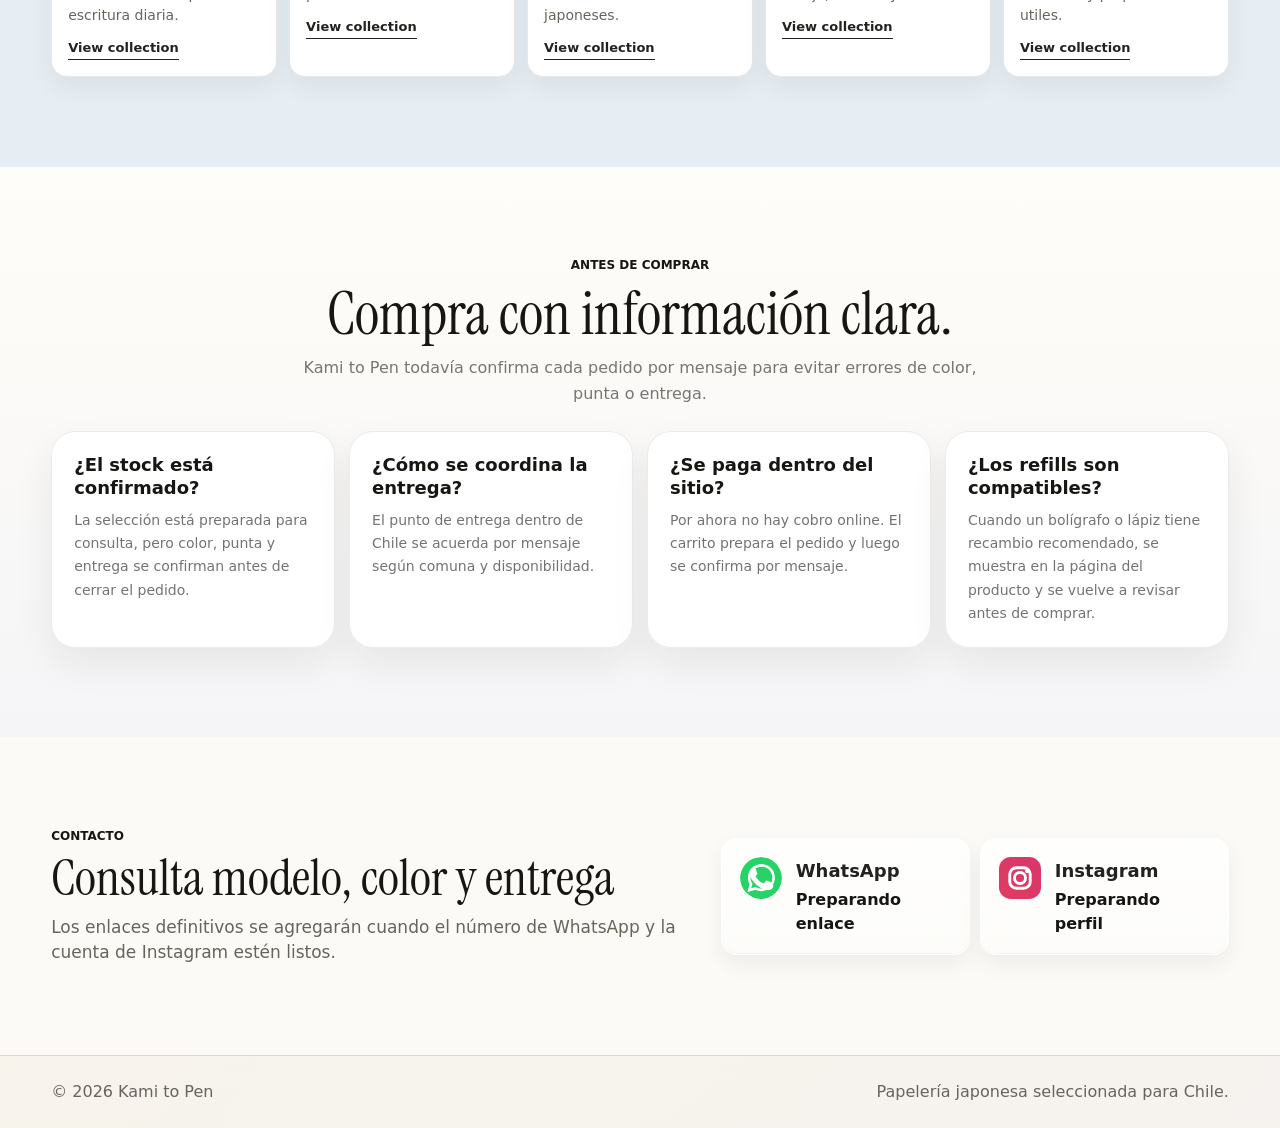
<file: files-mentioned-by-the-user-kami/product.html>
<!doctype html>
<html lang="es">
  <head>
    <meta charset="utf-8">
    <meta name="viewport" content="width=device-width, initial-scale=1">
    <title>Kami to Pen | Detalle de producto</title>
    <meta
      name="description"
      content="Detalle de producto Kami to Pen: papelería japonesa seleccionada para Chile, con precio en CLP y consulta por mensaje."
    >
    <link rel="icon" href="assets/kami-to-pen-logo.png">
    <link rel="stylesheet" href="styles.css?v=commerce-depth13">
  </head>
  <body data-page="product">
    <div class="store-announcement" data-i18n="announcementText">
      New Japanese stationery for Chile - consulta y reserva por mensaje.
    </div>

    <header class="site-header" aria-label="Navegacion principal">
      <button class="menu-toggle" type="button" data-menu-toggle aria-controls="category-drawer" aria-expanded="false" aria-label="Categorías">
        <span aria-hidden="true"></span>
        <span aria-hidden="true"></span>
        <span aria-hidden="true"></span>
        <strong data-i18n="menuLabel">Categorías</strong>
      </button>

      <a class="brand-lockup" href="index.html#top" aria-label="Kami to Pen">
        <span class="brand-mark" aria-hidden="true">
          <img src="assets/kami-to-pen-logo-cutout.png?v=logo-cutout" alt="">
        </span>
        <span>
          <span class="brand-name">Kami to Pen</span>
          <span class="brand-subtitle" data-i18n="brandSubtitle">Papelería japonesa seleccionada</span>
        </span>
      </a>

      <nav class="header-nav" aria-label="Secciones">
        <button type="button" data-products-menu data-i18n="navCatalog">Productos</button>
        <button type="button" data-categories-menu data-i18n="navCategories">Categorías</button>
        <a href="index.html#brands" data-i18n="navBrands">Marcas</a>
        <a href="index.html#contact" data-i18n="navContact">Contacto</a>
      </nav>

      <div class="header-actions">
        <div class="language-switch" aria-label="Idioma">
          <button class="language-button is-active" type="button" data-lang-button="es" aria-pressed="true">ES</button>
          <button class="language-button" type="button" data-lang-button="ja" aria-pressed="false">日本語</button>
        </div>
        <a class="cart-summary-button" href="checkout.html" data-cart-summary aria-label="Carrito">
          <span class="cart-summary-text" data-i18n="cartLabel">Carrito</span>
          <span class="cart-count" data-cart-count hidden>0</span>
        </a>
      </div>
    </header>

    <main id="top">
      <div class="product-detail product-page-detail" id="product-detail" aria-live="polite"></div>
    </main>

    <footer class="site-footer">
      <p>© <span id="year"></span> Kami to Pen</p>
      <p data-i18n="footerNote">Papelería japonesa seleccionada para Chile.</p>
    </footer>

    <div class="inquiry-modal" id="inquiry-modal" aria-hidden="true">
      <div class="inquiry-backdrop" data-inquiry-close></div>
      <section class="inquiry-dialog" role="dialog" aria-modal="true" aria-labelledby="inquiry-title">
        <button class="inquiry-close" type="button" data-inquiry-close aria-label="Close">×</button>
        <p class="eyebrow" data-i18n="inquiryEyebrow">Consulta</p>
        <h2 id="inquiry-title" data-i18n="inquiryTitle">Mensaje listo para enviar</h2>
        <p class="inquiry-help" data-i18n="inquiryHelp">
          Copia este mensaje y envíalo cuando el canal esté listo.
        </p>
        <textarea class="inquiry-message" id="inquiry-message" readonly></textarea>
        <div class="inquiry-actions">
          <button class="button button-primary" type="button" id="copy-inquiry">
            <span data-i18n="copyInquiry">Copiar mensaje</span>
          </button>
          <a class="button button-secondary social-cta inquiry-link" id="whatsapp-inquiry" href="index.html#contact" data-channel="WhatsApp">
            <span data-i18n="ctaWhatsapp">WhatsApp準備中</span>
          </a>
          <a class="button button-secondary social-cta inquiry-link" id="instagram-inquiry" href="index.html#contact" data-channel="Instagram">
            <span data-i18n="ctaInstagram">Instagram準備中</span>
          </a>
        </div>
        <p class="inquiry-config-note" data-i18n="inquiryConfigNote">
          Cuando el número de WhatsApp o Instagram estén listos, agrega los datos en contactConfig dentro de script.js.
        </p>
      </section>
    </div>

    <div class="cart-drawer" id="cart-drawer" aria-hidden="true">
      <div class="cart-drawer-backdrop" data-cart-drawer-close></div>
      <aside class="cart-drawer-panel" role="dialog" aria-modal="true" aria-labelledby="cart-drawer-title">
        <button class="cart-drawer-close" type="button" data-cart-drawer-close aria-label="Close">×</button>
        <p class="eyebrow" data-i18n="cartDrawerEyebrow">Carrito</p>
        <h2 id="cart-drawer-title" data-i18n="cartDrawerTitle">Tu selección</h2>
        <p class="cart-drawer-text" data-i18n="cartDrawerText">
          Revisa cantidades y deja el pedido listo antes de pasar a confirmar.
        </p>
        <div class="cart-drawer-items" id="cart-drawer-items" aria-live="polite"></div>
        <div class="cart-drawer-summary">
          <span data-i18n="cartDrawerSubtotal">Subtotal</span>
          <strong id="cart-drawer-subtotal">0 CLP</strong>
        </div>
        <div class="cart-drawer-actions">
          <a class="button cart-drawer-checkout" href="checkout.html" data-cart-drawer-checkout data-i18n="cartDrawerCheckout">Ir al checkout</a>
          <button class="button cart-drawer-copy" type="button" data-cart-drawer-copy data-i18n="cartDrawerCopy">
            Copiar pedido
          </button>
          <button class="button cart-drawer-continue" type="button" data-cart-drawer-close data-i18n="cartDrawerContinue">
            Seguir mirando
          </button>
        </div>
      </aside>
    </div>

    <div class="toast" id="toast" role="status" aria-live="polite"></div>

    <script src="script.js?v=commerce-depth13"></script>
  </body>
</html>
</file>
<file: files-mentioned-by-the-user-kami/styles.css>
@font-face {
  font-display: swap;
  font-family: "Instrument Serif";
  font-style: normal;
  font-weight: 400;
  src: url("assets/InstrumentSerif-Regular.ttf") format("truetype");
}

:root {
  --font-ui: Inter, ui-sans-serif, system-ui, -apple-system, BlinkMacSystemFont, "Segoe UI", sans-serif;
  --font-ui-ja: "Hiragino Sans", "Yu Gothic", "YuGothic", "Noto Sans JP", Inter, system-ui, sans-serif;
  --font-display: "Instrument Serif", Georgia, "Times New Roman", serif;
  --font-display-ja: "Instrument Serif", "Hiragino Mincho ProN", "Yu Mincho", YuMincho, Georgia, "Times New Roman", serif;
  --paper: #fbfaf6;
  --paper-deep: #f1eadf;
  --ink: #171613;
  --muted: #67645c;
  --line: #ded9cb;
  --green: #24221f;
  --green-2: #3a3934;
  --vermillion: #171613;
  --gold: #b58a58;
  --cool: #e6eef4;
  --accent-coral: #b8782e;
  --accent-blue: #386d91;
  --accent-teal: #2f8179;
  --accent-mustard: #b6812b;
  --accent-plum: #7b5b8b;
  --accent-sage: #6f845c;
  --cart-yellow: #fff1c6;
  --cart-yellow-deep: #ead084;
  --cart-yellow-soft: #fffaf0;
  --favorite-pink: #d98ea4;
  --favorite-pink-deep: #9d5161;
  --favorite-pink-soft: #fff4f7;
  --favorite-pink-wash: #ffe9ef;
  --wash-coral: #fff4df;
  --wash-blue: #edf6fb;
  --wash-teal: #ecf7f4;
  --wash-mustard: #fff6dc;
  --wash-plum: #f6eff9;
  --wash-sage: #f0f5e8;
  --white: #ffffff;
  --cream: #fff8ed;
  --blush: #fff7ec;
  --mint: #f1f4ea;
  --radius-lg: 22px;
  --radius-md: 16px;
  --radius-sm: 12px;
  --button-height: 46px;
  --button-radius: 14px;
  --focus-ring: 0 0 0 4px rgba(181, 138, 88, 0.16);
  --shadow: 0 18px 44px rgba(23, 22, 19, 0.1);
  --shadow-soft: 0 10px 26px rgba(23, 22, 19, 0.06);
  --glass-bg: rgba(255, 255, 255, 0.58);
  --glass-bg-strong: rgba(255, 255, 255, 0.76);
  --glass-border: rgba(255, 255, 255, 0.68);
  --glass-line: rgba(23, 22, 19, 0.09);
  --glass-shadow: 0 22px 54px rgba(23, 22, 19, 0.12);
  --glass-shadow-soft: 0 12px 32px rgba(23, 22, 19, 0.08);
  --glass-inner: inset 0 1px 0 rgba(255, 255, 255, 0.82), inset 0 -1px 0 rgba(23, 22, 19, 0.035);
  --cart-icon: url("data:image/svg+xml,%3Csvg viewBox='0 0 24 24' xmlns='http://www.w3.org/2000/svg'%3E%3Cpath fill='black' d='M6.2 4.2A1 1 0 0 0 5.25 3.5H3.8a1 1 0 1 0 0 2h.65l2.08 9.1A2 2 0 0 0 8.48 16h8.72a2 2 0 0 0 1.9-1.39l1.72-5.7A1.45 1.45 0 0 0 19.44 7H7.05L6.2 4.2ZM8.48 14 7.33 9h11.18L17 14H8.48ZM9 20.5a1.75 1.75 0 1 0 0-3.5 1.75 1.75 0 0 0 0 3.5Zm8 0a1.75 1.75 0 1 0 0-3.5 1.75 1.75 0 0 0 0 3.5Z'/%3E%3C/svg%3E");
}

* {
  box-sizing: border-box;
}

html {
  scroll-behavior: smooth;
}

body {
  margin: 0;
  background:
    linear-gradient(125deg, rgba(237, 246, 251, 0.36) 0%, rgba(255, 248, 237, 0.46) 34%, rgba(255, 246, 220, 0.24) 68%, rgba(246, 239, 249, 0.24) 100%),
    linear-gradient(180deg, #fffdf8 0%, var(--paper) 42%, #f6f4ec 100%);
  color: var(--ink);
  font-family: var(--font-ui);
  line-height: 1.5;
}

body.modal-open {
  overflow: hidden;
}

body.cart-drawer-open {
  overflow: hidden;
}

main#top {
  scroll-margin-top: 190px;
}

img {
  display: block;
  max-width: 100%;
}

a {
  color: inherit;
  text-decoration: none;
}

button,
a {
  -webkit-tap-highlight-color: transparent;
}

.store-announcement {
  display: grid;
  place-items: center;
  padding: 8px 16px;
  color: var(--white);
  text-align: center;
}

.site-header {
  position: sticky;
  top: 0;
  z-index: 20;
  display: grid;
  grid-template-areas:
    "menu brand actions"
    ". nav .";
  grid-template-columns: minmax(150px, 1fr) auto minmax(150px, 1fr);
  column-gap: 18px;
  align-items: center;
  padding: 22px clamp(18px, 5vw, 72px) 24px;
  border-bottom: 1px solid rgba(222, 217, 203, 0.76);
}

.site-header::before {
  display: none;
  content: none;
}

.brand-lockup {
  grid-area: brand;
  display: inline-flex;
  min-width: 0;
  align-items: center;
  justify-self: center;
  gap: 12px;
}

.brand-mark {
  display: block;
  flex: 0 0 auto;
}

.brand-mark img {
  width: 100%;
  height: 100%;
  display: block;
  object-fit: contain;
  object-position: center;
}

.brand-name,
.brand-subtitle {
  display: block;
}

.brand-name {
  position: absolute;
  width: 1px;
  height: 1px;
  overflow: hidden;
  clip: rect(0 0 0 0);
  white-space: nowrap;
}

.brand-subtitle {
  position: absolute;
  width: 1px;
  height: 1px;
  overflow: hidden;
  clip: rect(0 0 0 0);
  white-space: nowrap;
}

.header-nav {
  grid-area: nav;
  display: flex;
  align-items: center;
  justify-content: center;
  color: var(--muted);
}

.header-nav button {
  border: 0;
  background: transparent;
  color: inherit;
  cursor: pointer;
  font: inherit;
  font-weight: inherit;
}

.header-nav a:hover,
.header-nav a:focus-visible,
.header-nav button:hover,
.header-nav button:focus-visible {
  color: var(--green);
}

.header-actions {
  grid-area: actions;
  justify-self: end;
  display: inline-flex;
  align-items: center;
  gap: 10px;
}

.cart-summary-button {
  align-items: center;
  justify-content: center;
  border: 1px solid rgba(181, 138, 88, 0.28);
  border-radius: 999px;
  color: #2b1b12;
  cursor: pointer;
  font: inherit;
  text-decoration: none;
  transform-origin: center;
  will-change: transform;
}

.cart-summary-button::before {
  background: currentColor;
  content: "";
  -webkit-mask: var(--cart-icon) center / contain no-repeat;
  mask: var(--cart-icon) center / contain no-repeat;
}

.cart-summary-text {
  position: absolute;
  width: 1px;
  height: 1px;
  overflow: hidden;
  clip: rect(0 0 0 0);
  white-space: nowrap;
}

.cart-summary-button:hover,
.cart-summary-button:focus-visible {
  border-color: rgba(181, 138, 88, 0.48);
  outline: 0;
  transform: translateY(-1px);
}

.cart-count {
  position: absolute;
  display: grid;
  place-items: center;
  border-radius: 999px;
}

.cart-count[hidden] {
  display: none;
}

.cart-drawer {
  position: fixed;
  inset: 0;
  z-index: 80;
  display: grid;
  pointer-events: none;
}

.cart-drawer[aria-hidden="true"] {
  visibility: hidden;
}

.cart-drawer.is-open {
  pointer-events: auto;
  visibility: visible;
}

.cart-drawer-backdrop {
  position: absolute;
  inset: 0;
  background: rgba(23, 22, 19, 0.22);
  opacity: 0;
  transition: opacity 220ms ease;
}

.cart-drawer.is-open .cart-drawer-backdrop {
  opacity: 1;
}

.cart-drawer-panel {
  position: relative;
  justify-self: end;
  display: grid;
  width: min(438px, calc(100vw - 22px));
  max-height: calc(100vh - 22px);
  grid-template-rows: auto auto auto 1fr auto auto;
  gap: 13px;
  margin: 11px;
  padding: 24px;
  border: 1px solid rgba(23, 22, 19, 0.08);
  border-radius: 28px;
  background:
    radial-gradient(circle at 86% 6%, rgba(181, 138, 88, 0.12), transparent 30%),
    linear-gradient(180deg, rgba(255, 255, 255, 0.96) 0%, rgba(251, 250, 246, 0.98) 100%);
  box-shadow: 0 28px 72px rgba(23, 22, 19, 0.22);
  overflow: hidden;
  transform: translateX(24px);
  opacity: 0;
  transition:
    opacity 240ms ease,
    transform 260ms cubic-bezier(0.22, 1, 0.36, 1);
  -webkit-backdrop-filter: blur(20px) saturate(1.08);
  backdrop-filter: blur(20px) saturate(1.08);
}

.cart-drawer.is-open .cart-drawer-panel {
  opacity: 1;
  transform: translateX(0);
}

.cart-drawer-close {
  top: 16px;
  right: 16px;
  width: 34px;
  height: 34px;
  border: 1px solid rgba(23, 22, 19, 0.08);
  border-radius: 999px;
  background: rgba(255, 255, 255, 0.88);
  color: var(--ink);
  cursor: pointer;
  font: inherit;
}

.cart-drawer-panel h2,
.cart-drawer-panel p {
  margin: 0;
}

.cart-drawer-panel h2 {
  max-width: 320px;
  font-family: var(--font-display-ja);
  font-size: 38px;
  font-weight: 400;
  line-height: 1.02;
}

.cart-drawer-text {
  max-width: 320px;
  color: rgba(23, 22, 19, 0.58);
  font-size: 14px;
  font-weight: 650;
  line-height: 1.55;
}

.cart-drawer-items {
  display: grid;
  align-content: start;
  gap: 12px;
  overflow: auto;
  padding: 4px 2px 8px 0;
}

.cart-drawer-empty {
  display: grid;
  gap: 7px;
  padding: 26px 18px;
  border: 1px dashed rgba(23, 22, 19, 0.14);
  border-radius: 22px;
  background: rgba(255, 255, 255, 0.72);
  text-align: center;
}

.cart-drawer-empty h3 {
  margin: 0;
  font-size: 18px;
  font-weight: 920;
}

.cart-drawer-empty p {
  color: var(--muted);
  font-size: 13px;
  font-weight: 650;
}

.cart-drawer-item {
  display: grid;
  grid-template-columns: 74px minmax(0, 1fr) auto;
  gap: 12px;
  align-items: center;
  padding: 10px;
  border: 1px solid rgba(23, 22, 19, 0.08);
  border-radius: 20px;
  background: rgba(255, 255, 255, 0.82);
}

.cart-drawer-image {
  display: grid;
  width: 74px;
  height: 74px;
  place-items: center;
  overflow: hidden;
  border-radius: 16px;
  background: #fffdf8;
}

.cart-drawer-image img {
  width: 100%;
  height: 100%;
  object-fit: contain;
  padding: 7px;
}

.cart-drawer-item-main {
  display: grid;
  min-width: 0;
  gap: 3px;
}

.cart-drawer-name {
  display: -webkit-box;
  overflow: hidden;
  color: var(--ink);
  font-size: 14px;
  font-weight: 900;
  line-height: 1.25;
  -webkit-box-orient: vertical;
  -webkit-line-clamp: 2;
}

.cart-drawer-selection,
.cart-drawer-unit {
  color: rgba(23, 22, 19, 0.52);
  font-size: 12px;
  font-weight: 700;
  line-height: 1.35;
}

.cart-drawer-item-side {
  display: grid;
  justify-items: end;
  gap: 8px;
}

.cart-drawer-item-side strong {
  font-size: 13px;
  font-weight: 920;
  white-space: nowrap;
}

.cart-drawer-quantity {
  display: grid;
  grid-template-columns: 28px 30px 28px;
  align-items: center;
  justify-items: center;
  min-height: 32px;
  border: 1px solid rgba(23, 22, 19, 0.09);
  border-radius: 999px;
  background: rgba(255, 255, 255, 0.84);
}

.cart-drawer-quantity button {
  display: grid;
  width: 28px;
  height: 30px;
  place-items: center;
  border: 0;
  background: transparent;
  color: var(--accent-coral);
  cursor: pointer;
  font: inherit;
  font-size: 18px;
  font-weight: 900;
}

.cart-drawer-quantity span {
  font-size: 13px;
  font-weight: 900;
}

.cart-drawer-remove {
  padding: 0;
  border: 0;
  background: transparent;
  color: rgba(23, 22, 19, 0.5);
  cursor: pointer;
  font: inherit;
  font-size: 12px;
  font-weight: 800;
  text-decoration: underline;
  text-underline-offset: 3px;
}

.cart-drawer-summary {
  display: flex;
  align-items: center;
  justify-content: space-between;
  gap: 14px;
  padding-top: 14px;
  border-top: 1px solid rgba(23, 22, 19, 0.1);
}

.cart-drawer-summary span {
  color: var(--muted);
  font-size: 13px;
  font-weight: 850;
}

.cart-drawer-summary strong {
  font-size: 21px;
}

.cart-drawer-actions {
  display: grid;
  gap: 10px;
}

.cart-drawer-checkout,
.cart-drawer-copy,
.cart-drawer-continue {
  min-height: 46px;
  border-radius: 999px;
}

.cart-drawer-checkout {
  border: 1px solid rgba(181, 138, 88, 0.3);
  background: linear-gradient(180deg, #fff8e8 0%, #f4d999 100%);
  color: #2b1b12;
}

.cart-drawer-checkout.is-disabled {
  opacity: 0.48;
  pointer-events: none;
}

.cart-drawer-copy {
  border: 1px solid rgba(23, 22, 19, 0.1);
  background: rgba(255, 255, 255, 0.92);
  color: var(--ink);
}

.cart-drawer-copy:hover,
.cart-drawer-copy:focus-visible {
  border-color: rgba(181, 138, 88, 0.32);
  box-shadow: 0 12px 24px rgba(23, 22, 19, 0.08);
}

.cart-drawer-copy.is-disabled,
.cart-drawer-copy:disabled {
  cursor: not-allowed;
  opacity: 0.46;
}

.cart-drawer-continue {
  border: 1px solid rgba(23, 22, 19, 0.08);
  background: rgba(255, 255, 255, 0.82);
  color: var(--ink);
}

.menu-toggle {
  isolation: isolate;
  grid-area: menu;
  justify-self: start;
  display: inline-flex;
  width: auto;
  align-items: center;
  justify-content: center;
  flex-direction: row;
  padding: 0 12px;
  border-radius: 999px;
  cursor: pointer;
  gap: 8px;
  font: inherit;
  transition:
    transform 180ms ease,
    background 180ms ease;
}

.menu-toggle::before {
  position: static;
  flex: 0 0 19px;
  border-radius: 0;
  content: "";
  opacity: 0.88;
  transform: none;
  transition:
    opacity 180ms ease,
    transform 180ms ease;
}

.menu-toggle span {
  display: none;
}

.menu-toggle strong {
  position: static;
  width: auto;
  height: auto;
  overflow: visible;
  clip: auto;
  color: currentColor;
  line-height: 1;
  white-space: nowrap;
}

.menu-toggle::after {
  display: none;
  content: none;
}

.menu-toggle:hover,
.menu-toggle:focus-visible {
  outline-offset: 3px;
  transform: translateY(-1px);
}

.menu-toggle:hover::before,
.menu-toggle:focus-visible::before {
  opacity: 1;
  transform: scale(1.08);
}

.menu-toggle[aria-expanded="true"]::before {
  transform: scaleX(0.86);
}

body.menu-open {
  overflow: hidden;
}

.category-menu-backdrop {
  position: fixed;
  inset: 0;
  z-index: 50;
  border: 0;
  background: rgba(23, 22, 19, 0.32);
  cursor: pointer;
  opacity: 0;
  transition: opacity 180ms ease;
}

.category-menu-backdrop.is-open {
  opacity: 1;
}

.category-menu {
  position: fixed;
  top: 0;
  right: auto;
  left: 0;
  z-index: 60;
  width: min(420px, calc(100vw - 22px));
  height: 100dvh;
  padding: 12px;
  pointer-events: none;
  transform: translateX(-100%);
  transition: transform 220ms cubic-bezier(0.2, 0.8, 0.2, 1);
}

.category-menu.is-open {
  pointer-events: auto;
  transform: translateX(0);
}

.category-menu[data-placement="center"] {
  top: 50%;
  right: auto;
  left: 50%;
  width: min(760px, calc(100vw - 40px));
  height: min(720px, calc(100dvh - 64px));
  padding: 0;
  opacity: 0;
  transform: translate(-50%, -46%) scale(0.96);
}

.category-menu[data-placement="center"].is-open {
  opacity: 1;
  transform: translate(-50%, -50%) scale(1);
}

.category-menu[data-placement="center"] .category-menu-panel {
  max-height: 100%;
}

.category-menu[data-placement="center"] .category-menu-list {
  grid-template-columns: repeat(2, minmax(0, 1fr));
  gap: 0 18px;
}

.category-menu[data-placement="center"] .category-menu-link:hover,
.category-menu[data-placement="center"] .category-menu-link:focus-visible {
  transform: translateY(-2px);
}

.category-menu-panel {
  display: grid;
  height: 100%;
  grid-template-rows: auto auto minmax(0, 1fr);
  gap: 14px;
  overflow: hidden;
  padding: 22px;
  border-radius: var(--radius-lg);
}

.category-menu-head {
  display: flex;
  gap: 14px;
  align-items: flex-start;
  justify-content: space-between;
}

.category-menu-head h2 {
  margin: 0;
  font-size: clamp(25px, 4vw, 34px);
  line-height: 1.05;
}

.category-menu-close {
  width: 40px;
  height: 40px;
  flex: 0 0 auto;
  border: 1px solid var(--line);
  border-radius: 50%;
  background: #ffffff;
  color: var(--ink);
  cursor: pointer;
  font: inherit;
}

.category-menu-close:hover,
.category-menu-close:focus-visible {
  border-color: rgba(23, 22, 19, 0.3);
  outline: 2px solid var(--gold);
  outline-offset: 2px;
}

.category-menu-text {
  margin: 0;
  color: var(--muted);
  font-size: 15px;
}

.category-menu-list {
  display: grid;
  overflow: auto;
  padding-right: 2px;
  border-top: 1px solid rgba(23, 22, 19, 0.08);
}

.category-menu-link {
  display: grid;
  grid-template-columns: 70px minmax(0, 1fr);
  gap: 14px;
  align-items: center;
  padding: 13px 2px;
  border-bottom: 1px solid rgba(23, 22, 19, 0.08);
  background: transparent;
  color: inherit;
  text-decoration: none;
  transition:
    background 160ms ease,
    color 160ms ease,
    transform 160ms ease;
}

.category-menu-link:hover,
.category-menu-link:focus-visible {
  background: linear-gradient(90deg, rgba(176, 64, 62, 0.06), transparent 72%);
  color: var(--vermillion);
  outline: 0;
  transform: translateX(3px);
}

.category-menu-link img {
  width: 70px;
  height: 56px;
  object-fit: contain;
  padding: 0;
  border-radius: 0;
  background: transparent;
}

.category-menu-link span {
  display: grid;
  gap: 3px;
  min-width: 0;
}

.category-menu-link strong {
  color: var(--ink);
  font-size: 16px;
  font-weight: 900;
  line-height: 1.1;
  overflow-wrap: anywhere;
}

.category-menu-link em {
  color: var(--muted);
  font-size: 12px;
  font-style: normal;
  font-weight: 700;
  line-height: 1.28;
}

.language-switch {
  display: inline-grid;
  grid-template-columns: auto auto;
  gap: 1px;
  border: 1px solid rgba(23, 22, 19, 0.12);
  border-radius: 999px;
}

.language-button {
  padding: 0 9px;
  border: 0;
  border-radius: 999px;
  background: transparent;
  cursor: pointer;
  font: inherit;
  letter-spacing: 0.02em;
  transition:
    background-color 180ms ease,
    box-shadow 180ms ease,
    color 180ms ease,
    transform 180ms ease;
}

.language-button.is-active {
  color: var(--white);
}

.hero-section {
  position: relative;
  display: grid;
  grid-template-columns: 1fr;
  place-items: center;
  overflow: hidden;
  border-bottom: 1px solid var(--line);
}

.hero-copy {
  position: relative;
  z-index: 2;
  display: flex;
  flex-direction: column;
  align-items: center;
  justify-content: center;
  padding: clamp(30px, 5vw, 58px) clamp(24px, 5vw, 64px);
  text-align: center;
}

.eyebrow {
  margin: 0;
  color: var(--vermillion);
  font-size: 12px;
  font-weight: 800;
  letter-spacing: 0;
  text-transform: uppercase;
}

h1,
h2,
h3,
p {
  margin-top: 0;
}

h1 {
  max-width: 10ch;
  margin-bottom: 0;
  font-size: clamp(46px, 7vw, 92px);
  line-height: 0.95;
  letter-spacing: 0;
}

.hero-copy h1 {
  max-width: 18ch;
  font-family: var(--font-display-ja);
  line-height: 1.05;
}

.hero-lede {
  max-width: 44ch;
  margin-bottom: 0;
  font-size: clamp(15px, 1.4vw, 18px);
}

.hero-actions,
.filter-bar,
.tag-filter,
.brand-filter,
.ink-type-filter,
.contact-panel {
  display: flex;
  flex-wrap: wrap;
  gap: 10px;
}

.button,
.filter-button,
.tag-button,
.brand-button,
.ink-type-button,
.contact-link {
  position: relative;
  display: inline-flex;
  align-items: center;
  justify-content: center;
  border: 1px solid var(--ink);
  cursor: pointer;
  font: inherit;
  transition:
    border-color 180ms ease,
    background-color 180ms ease,
    box-shadow 180ms ease,
    color 180ms ease,
    transform 180ms ease;
  overflow: hidden;
  transform-origin: center;
}

.button {
  padding: 12px 18px;
}

.button-secondary {
  border-color: rgba(23, 22, 19, 0.14);
  color: var(--ink);
}

.button:hover,
.button:focus-visible,
.filter-button:hover,
.filter-button:focus-visible,
.tag-button:hover,
.tag-button:focus-visible,
.brand-button:hover,
.brand-button:focus-visible,
.contact-link:hover,
.contact-link:focus-visible {
  outline-offset: 2px;
  transform: translateY(-1px);
}

.menu-toggle,
.category-menu-close,
.category-menu-link,
.store-category-chip,
.gallery-arrow,
.detail-thumbnails button,
.related-card,
.hero-dot,
.social-cta,
.inquiry-link,
.language-button {
  position: relative;
  overflow: hidden;
  transform-origin: center;
}

.soft-tap-ripple {
  position: absolute;
  inset: -2px;
  border: 1px solid rgba(181, 138, 88, 0.26);
  border-radius: inherit;
  pointer-events: none;
  transform: scale(1);
}

@keyframes soft-water-ripple {
  0% {
    opacity: 0;
    transform: scale(1);
  }

  20% {
    opacity: 0.44;
  }

  64% {
    opacity: 0.15;
  }

  100% {
    opacity: 0;
    transform: scale(1.02, 1.08);
    filter: blur(0.7px);
  }
}

.social-cta {
  gap: 10px;
}

.social-cta::before {
  display: inline-block;
  width: 26px;
  height: 26px;
  flex: 0 0 26px;
  background-position: center;
  background-repeat: no-repeat;
  background-size: 100% 100%;
  content: "";
}

.social-cta[data-channel="WhatsApp"]::before {
  border-radius: 50%;
  background-image: url("data:image/svg+xml,%3Csvg xmlns='http://www.w3.org/2000/svg' viewBox='0 0 32 32'%3E%3Ccircle cx='16' cy='16' r='16' fill='%2325D366'/%3E%3Cpath fill='none' stroke='white' stroke-width='2' d='M7.1 25.2l1.3-4.6A9.3 9.3 0 1 1 16.2 25a9 9 0 0 1-4.4-1.1z'/%3E%3Cpath fill='white' d='M23.5 19.3c-.4-.2-2.4-1.2-2.8-1.3-.4-.1-.7-.2-1 .2-.3.4-1.1 1.3-1.3 1.6-.2.3-.5.3-.9.1-.4-.2-1.7-.6-3.2-2-1.2-1.1-2-2.4-2.3-2.8-.2-.4 0-.6.2-.8.2-.2.4-.5.6-.7.2-.2.3-.4.4-.7.1-.3.1-.5 0-.7-.1-.2-1-2.4-1.3-3.3-.4-.9-.7-.8-1-.8h-.9c-.3 0-.8.1-1.2.6-.4.4-1.6 1.6-1.6 3.8s1.6 4.4 1.9 4.7c.2.3 3.2 4.9 7.8 6.9 1.1.5 1.9.7 2.6.9 1.1.3 2 .3 2.8.2.9-.1 2.4-1 2.8-1.9.3-.9.3-1.7.2-1.9-.1-.2-.4-.3-.8-.5z'/%3E%3C/svg%3E");
}

.social-cta[data-channel="Instagram"]::before {
  border-radius: 8px;
  background-image: url("data:image/svg+xml,%3Csvg xmlns='http://www.w3.org/2000/svg' viewBox='0 0 32 32'%3E%3Cdefs%3E%3ClinearGradient id='g' x1='0' y1='32' x2='32' y2='0'%3E%3Cstop offset='0' stop-color='%23feda75'/%3E%3Cstop offset='.28' stop-color='%23fa7e1e'/%3E%3Cstop offset='.55' stop-color='%23d62976'/%3E%3Cstop offset='.78' stop-color='%23962fbf'/%3E%3Cstop offset='1' stop-color='%234f5bd5'/%3E%3C/linearGradient%3E%3C/defs%3E%3Crect width='32' height='32' rx='9' fill='url(%23g)'/%3E%3Crect x='8.2' y='8.2' width='15.6' height='15.6' rx='5' fill='none' stroke='white' stroke-width='2.2'/%3E%3Ccircle cx='16' cy='16' r='4.2' fill='none' stroke='white' stroke-width='2.2'/%3E%3Ccircle cx='21.4' cy='10.8' r='1.5' fill='white'/%3E%3C/svg%3E");
}

.hero-stats {
  display: none;
  max-width: 560px;
  grid-template-columns: repeat(3, minmax(0, 1fr));
  gap: 1px;
  margin: 12px 0 0;
  border: 1px solid var(--line);
  border-radius: var(--radius-md);
  background: var(--line);
  overflow: hidden;
  box-shadow: var(--shadow-soft);
}

.hero-stats div {
  min-width: 0;
  padding: 14px;
  background: rgba(255, 255, 255, 0.78);
}

.hero-stats dt {
  color: var(--muted);
  font-size: 12px;
  font-weight: 750;
}

.hero-stats dd {
  margin: 4px 0 0;
  font-size: 24px;
  font-weight: 850;
}

.hero-media {
  position: absolute;
  inset: 0;
  z-index: 1;
  min-width: 0;
  width: 100%;
  height: 100%;
  margin: 0;
}

.hero-slide-grid {
  display: grid;
  width: 100%;
  height: 100%;
  grid-template-columns: repeat(4, minmax(0, 1fr));
  gap: clamp(12px, 2vw, 26px);
  align-items: stretch;
  opacity: 0.88;
}

.hero-product-tile {
  --tile-y: 0px;
  position: relative;
  display: grid;
  width: 100%;
  height: 100%;
  min-height: 0;
  place-items: center;
  overflow: hidden;
  padding: clamp(16px, 2.4vw, 38px);
  border: 1px solid rgba(255, 255, 255, 0.72);
  border-radius: clamp(20px, 3vw, 34px);
  backdrop-filter: blur(8px);
  color: inherit;
  text-decoration: none;
  transform: translateY(var(--tile-y));
}

.hero-product-tile:nth-child(2) {
  --tile-y: 30px;
}

.hero-product-tile:nth-child(3) {
  --tile-y: -18px;
}

.hero-product-tile:nth-child(4) {
  --tile-y: 22px;
}

.hero-product-tile img {
  width: 100%;
  height: 100%;
  box-sizing: border-box;
  display: block;
  padding: 0;
  object-fit: contain;
  object-position: center;
  opacity: 0.92;
  transition:
    opacity 220ms ease,
    transform 420ms ease;
}

.hero-product-tile:hover,
.hero-product-tile:focus-visible {
  border-color: rgba(181, 138, 88, 0.38);
  box-shadow: 0 26px 58px rgba(23, 22, 19, 0.12);
  transform: translateY(calc(var(--tile-y) - 5px));
}

.hero-product-tile:hover img,
.hero-product-tile:focus-visible img {
  transform: scale(1.025);
}

.hero-product-tile:focus-visible {
  outline: 2px solid var(--gold);
  outline-offset: 3px;
}

.hero-slide-grid.is-changing .hero-product-tile {
  animation: hero-slide-in 560ms ease both;
  animation-delay: calc(var(--tile-index, 0) * 58ms);
}

@keyframes hero-slide-in {
  from {
    opacity: 0;
    transform: translateY(calc(var(--tile-y) + 12px)) scale(0.985);
  }

  to {
    opacity: 1;
    transform: translateY(var(--tile-y)) scale(1);
  }
}

.hero-slide-dots {
  position: absolute;
  right: auto;
  bottom: 0;
  left: 50%;
  z-index: 2;
  display: flex;
  min-width: 210px;
  gap: 7px;
  align-items: center;
  justify-content: center;
  padding: 12px 28px;
  border: 1px solid rgba(222, 217, 203, 0.78);
  border-bottom: 0;
  transform: translateX(-50%);
}

.hero-slide-dots button {
  width: 8px;
  height: 8px;
  padding: 0;
  border: 0;
  border-radius: 999px;
  background: rgba(23, 22, 19, 0.24);
  cursor: pointer;
  transition:
    background 180ms ease,
    transform 180ms ease,
    width 180ms ease;
}

.hero-slide-dots button:hover,
.hero-slide-dots button:focus-visible {
  outline: 2px solid rgba(176, 64, 62, 0.22);
  outline-offset: 3px;
  transform: scale(1.15);
}

.hero-slide-dots button.is-active {
  width: 24px;
}

.intro-band {
  display: grid;
  padding: 22px clamp(18px, 4vw, 56px);
  color: var(--white);
}

.intro-band div {
  display: grid;
  max-width: 1180px;
  grid-template-columns: minmax(0, 1fr) minmax(0, 1fr);
  gap: 18px;
}

.intro-band p {
  margin: 0;
}

.store-discovery {
  padding: clamp(48px, 7vw, 90px) clamp(18px, 4vw, 56px) clamp(34px, 5vw, 64px);
  background: #f5f5f7;
}

.store-discovery-head {
  display: grid;
  max-width: 1380px;
  grid-template-columns: minmax(0, 1.05fr) minmax(260px, 0.45fr);
  gap: clamp(22px, 5vw, 78px);
  align-items: end;
  margin: 0 auto clamp(26px, 4vw, 44px);
}

.store-discovery-head h2 {
  max-width: 820px;
  margin: 6px 0 0;
  font-family: var(--font-display-ja);
  font-size: clamp(34px, 5.4vw, 72px);
  font-weight: 400;
  line-height: 1.02;
  letter-spacing: 0;
}

.store-discovery-head > p {
  margin: 0;
  color: rgba(23, 22, 19, 0.62);
  font-size: clamp(15px, 1.5vw, 18px);
  line-height: 1.7;
}

.store-category-rail {
  display: grid;
  max-width: 1380px;
  grid-auto-flow: column;
  grid-auto-columns: minmax(118px, 148px);
  gap: clamp(18px, 2.2vw, 30px);
  margin: 0 auto;
  overflow-x: auto;
  padding: 8px 4px 20px;
  scrollbar-width: thin;
  scroll-snap-type: x proximity;
}

.store-category-chip {
  display: grid;
  min-width: 0;
  gap: 10px;
  justify-items: center;
  padding: 0;
  border: 0;
  background: transparent;
  color: rgba(23, 22, 19, 0.9);
  cursor: pointer;
  font: inherit;
  scroll-snap-align: start;
  text-align: center;
}

.store-category-image {
  display: grid;
  width: 118px;
  height: 88px;
  place-items: center;
  transition:
    filter 180ms ease,
    transform 180ms ease;
}

.store-category-image img {
  width: 100%;
  height: 100%;
  object-fit: contain;
  filter: drop-shadow(0 12px 18px rgba(23, 22, 19, 0.1));
}

.store-category-chip strong {
  font-size: 14px;
  font-weight: 820;
  line-height: 1.2;
}

.store-category-chip em {
  color: rgba(23, 22, 19, 0.46);
  font-size: 12px;
  font-style: normal;
  font-weight: 720;
}

.store-category-chip:hover .store-category-image,
.store-category-chip:focus-visible .store-category-image,
.store-category-chip.is-active .store-category-image {
  filter: brightness(1.03);
  transform: translateY(-3px);
}

.store-category-chip:focus-visible {
  outline: 2px solid rgba(23, 22, 19, 0.28);
  outline-offset: 7px;
}

.store-category-chip.is-active strong {
  text-decoration: underline;
  text-decoration-thickness: 2px;
  text-underline-offset: 6px;
}

.brand-section {
  padding: clamp(36px, 6vw, 78px) clamp(18px, 4vw, 56px);
  background:
    linear-gradient(180deg, rgba(255, 253, 248, 0.92) 0%, rgba(247, 245, 238, 0.9) 100%);
}

.brand-section-head {
  display: grid;
  max-width: 1380px;
  grid-template-columns: minmax(0, 0.72fr) minmax(260px, 0.42fr);
  gap: clamp(16px, 4vw, 44px);
  align-items: end;
  margin: 0 auto 18px;
}

.brand-section-head h2 {
  margin: 4px 0 0;
  font-family: var(--font-display-ja);
  font-size: clamp(31px, 4.2vw, 58px);
  font-weight: 400;
  line-height: 1;
}

.brand-section-head > p {
  margin: 0;
  color: rgba(23, 22, 19, 0.56);
  font-size: 15px;
  line-height: 1.65;
}

.brand-rail {
  display: grid;
  max-width: 1380px;
  grid-template-columns: repeat(5, minmax(0, 1fr));
  gap: 12px;
  margin: 0 auto;
}

.brand-rail-card {
  display: grid;
  min-height: 214px;
  align-content: space-between;
  gap: 12px;
  padding: 16px;
  border: 1px solid rgba(23, 22, 19, 0.08);
  border-radius: 24px;
  background:
    radial-gradient(circle at 82% 18%, rgba(181, 138, 88, 0.12), transparent 34%),
    linear-gradient(180deg, #ffffff 0%, #fbfaf6 100%);
  color: var(--ink);
  cursor: pointer;
  font: inherit;
  text-align: left;
  box-shadow: 0 14px 36px rgba(23, 22, 19, 0.07);
  transition:
    border-color 180ms ease,
    box-shadow 180ms ease,
    transform 180ms ease;
}

.brand-rail-preview {
  display: grid;
  grid-template-columns: repeat(3, minmax(0, 1fr));
  gap: 6px;
  min-height: 72px;
}

.brand-rail-preview img {
  width: 100%;
  height: 72px;
  border: 1px solid rgba(23, 22, 19, 0.07);
  border-radius: 16px;
  background: linear-gradient(180deg, #fff 0%, #f8f5ee 100%);
  object-fit: contain;
  padding: 8px;
}

.brand-rail-count {
  width: max-content;
  padding: 6px 10px;
  border: 1px solid rgba(181, 138, 88, 0.16);
  border-radius: 999px;
  background: rgba(255, 250, 240, 0.92);
  color: rgba(103, 76, 44, 0.86);
  font-size: 12px;
  font-weight: 850;
  line-height: 1;
}

.brand-rail-card strong {
  font-size: 19px;
  line-height: 1.1;
}

.brand-rail-card em {
  color: rgba(23, 22, 19, 0.5);
  font-size: 12px;
  font-style: normal;
  font-weight: 760;
}

.brand-rail-card:hover,
.brand-rail-card:focus-visible,
.brand-rail-card.is-active {
  border-color: rgba(181, 138, 88, 0.3);
  box-shadow: 0 18px 44px rgba(23, 22, 19, 0.1);
  outline: 0;
  transform: translateY(-2px);
}

.store-dashboard {
  position: relative;
  z-index: 3;
  margin-top: clamp(-92px, -7vw, -54px);
  padding: 0 clamp(18px, 4vw, 56px) clamp(30px, 4.6vw, 58px);
  background:
    linear-gradient(180deg, rgba(246, 244, 239, 0) 0 80px, #f2f3f4 80px, #f5f5f7 100%);
}

.store-dashboard-head {
  display: grid;
  max-width: 1380px;
  grid-template-columns: minmax(0, 1fr) minmax(240px, 0.6fr);
  gap: clamp(14px, 3vw, 36px);
  align-items: center;
  margin: 0 auto 14px;
  padding: 16px 20px;
  border: 1px solid rgba(23, 22, 19, 0.08);
  border-radius: 24px;
  background: rgba(255, 255, 255, 0.92);
  box-shadow: 0 14px 34px rgba(23, 22, 19, 0.08);
  backdrop-filter: blur(16px);
}

.store-dashboard-head h2 {
  max-width: 560px;
  margin: 3px 0 0;
  font-family: var(--font-display-ja);
  font-size: clamp(24px, 3vw, 38px);
  font-weight: 400;
  line-height: 1.08;
  letter-spacing: 0;
}

.store-dashboard-head > p {
  display: -webkit-box;
  overflow: hidden;
  margin: 0;
  color: rgba(23, 22, 19, 0.58);
  font-size: clamp(13px, 1.15vw, 15px);
  line-height: 1.55;
  -webkit-box-orient: vertical;
  -webkit-line-clamp: 2;
}

.store-dashboard-grid {
  display: grid;
  max-width: 1380px;
  grid-template-columns: repeat(4, minmax(0, 1fr));
  gap: 16px;
  margin: 0 auto;
}

.dashboard-panel {
  --dashboard-accent: #a9703d;
  display: grid;
  min-height: 0;
  grid-template-rows: auto 1fr auto;
  gap: 14px;
  padding: 18px;
  border: 1px solid rgba(23, 22, 19, 0.08);
  border-radius: 22px;
  background:
    linear-gradient(180deg, color-mix(in srgb, var(--dashboard-accent) 4%, white) 0%, white 46%),
    #ffffff;
  box-shadow: 0 16px 36px rgba(23, 22, 19, 0.08);
}

.dashboard-panel.is-premium {
  --dashboard-accent: #9d6c41;
}

.dashboard-panel.is-daily {
  --dashboard-accent: #5d817f;
}

.dashboard-panel.is-refills {
  --dashboard-accent: #6d7f9d;
}

.dashboard-panel-head {
  display: grid;
  gap: 7px;
}

.dashboard-panel-head span {
  width: fit-content;
  padding: 4px 8px;
  border-radius: 999px;
  background: color-mix(in srgb, var(--dashboard-accent) 12%, white);
  color: var(--dashboard-accent);
  font-size: 10px;
  font-weight: 900;
  line-height: 1;
}

.dashboard-panel-head h3 {
  margin: 0;
  font-family: var(--font-display-ja);
  font-size: clamp(20px, 1.75vw, 25px);
  line-height: 1.08;
  letter-spacing: 0;
}

.dashboard-panel-head p {
  display: -webkit-box;
  overflow: hidden;
  margin: 0;
  color: rgba(23, 22, 19, 0.58);
  font-size: 12px;
  line-height: 1.42;
  -webkit-box-orient: vertical;
  -webkit-line-clamp: 2;
}

.dashboard-mini-grid {
  display: grid;
  grid-template-columns: repeat(2, minmax(0, 1fr));
  gap: 10px;
  align-content: start;
  align-items: start;
}

.dashboard-mini-product {
  display: grid;
  min-width: 0;
  gap: 7px;
  padding: 7px;
  border: 1px solid rgba(23, 22, 19, 0.06);
  border-radius: 16px;
  color: inherit;
  background: rgba(255, 255, 255, 0.78);
  text-decoration: none;
  transition:
    border-color 180ms ease,
    box-shadow 180ms ease,
    transform 180ms ease;
}

.dashboard-mini-product.is-featured {
  grid-column: auto;
  grid-template-columns: 1fr;
  gap: 7px;
  align-items: start;
  padding: 7px;
  background:
    radial-gradient(circle at 14% 28%, color-mix(in srgb, var(--dashboard-accent) 9%, transparent), transparent 38%),
    rgba(255, 255, 255, 0.9);
}

.dashboard-mini-image {
  display: grid;
  aspect-ratio: 1.28 / 1;
  place-items: center;
  overflow: hidden;
  border-radius: 12px;
  background:
    radial-gradient(circle at 70% 18%, rgba(255, 255, 255, 0.9), transparent 36%),
    linear-gradient(180deg, #fbfaf7 0%, #f1eee7 100%);
}

.dashboard-mini-product.is-featured .dashboard-mini-image {
  aspect-ratio: 1.28 / 1;
  min-height: 0;
}

.dashboard-mini-image img {
  width: 88%;
  height: 88%;
  object-fit: contain;
  filter: drop-shadow(0 10px 14px rgba(23, 22, 19, 0.08));
  transition:
    filter 180ms ease,
    transform 220ms cubic-bezier(0.22, 1, 0.36, 1);
}

.dashboard-mini-copy {
  display: grid;
  gap: 3px;
  min-width: 0;
  min-height: 31px;
}

.dashboard-mini-copy strong {
  display: -webkit-box;
  min-width: 0;
  overflow: hidden;
  color: var(--ink);
  font-size: 12px;
  font-weight: 820;
  line-height: 1.18;
  -webkit-box-orient: vertical;
  -webkit-line-clamp: 2;
}

.dashboard-mini-product .dashboard-mini-copy strong,
.dashboard-mini-product:not(.is-featured) .dashboard-mini-copy strong {
  font-size: 11px;
  -webkit-line-clamp: 2;
}

.dashboard-mini-copy em {
  overflow: hidden;
  color: rgba(23, 22, 19, 0.52);
  font-size: 11px;
  font-style: normal;
  font-weight: 760;
  text-overflow: ellipsis;
  white-space: nowrap;
}

.dashboard-mini-product .dashboard-mini-copy em,
.dashboard-mini-product:not(.is-featured) .dashboard-mini-copy em {
  display: none;
}

.dashboard-mini-product:hover .dashboard-mini-image img,
.dashboard-mini-product:focus-visible .dashboard-mini-image img {
  filter: drop-shadow(0 14px 18px rgba(23, 22, 19, 0.12));
  transform: translateY(-2px) scale(1.035);
}

.dashboard-mini-product:hover,
.dashboard-mini-product:focus-visible {
  border-color: color-mix(in srgb, var(--dashboard-accent) 24%, white);
  box-shadow: 0 10px 24px rgba(23, 22, 19, 0.08);
  transform: translateY(-2px);
}

.dashboard-mini-product:focus-visible {
  border-radius: 20px;
  outline: 2px solid color-mix(in srgb, var(--dashboard-accent) 36%, white);
  outline-offset: 5px;
}

.dashboard-panel-link {
  display: inline-flex;
  min-height: 38px;
  align-items: center;
  justify-content: center;
  padding: 9px 14px;
  border: 1px solid rgba(23, 22, 19, 0.1);
  border-radius: 999px;
  background: #f8f7f4;
  color: rgba(23, 22, 19, 0.88);
  font-size: 12px;
  text-decoration: none;
  transition:
    background 180ms ease,
    border-color 180ms ease,
    transform 180ms ease;
}

.dashboard-panel-link:hover,
.dashboard-panel-link:focus-visible {
  border-color: color-mix(in srgb, var(--dashboard-accent) 28%, white);
  background: color-mix(in srgb, var(--dashboard-accent) 9%, white);
  outline: 0;
  transform: translateY(-1px);
}

.about-section {
  padding: clamp(50px, 7vw, 88px) clamp(18px, 4vw, 56px);
  border-bottom: 1px solid rgba(23, 22, 19, 0.08);
  background:
    radial-gradient(circle at 85% 14%, rgba(176, 64, 62, 0.12), transparent 28%),
    linear-gradient(180deg, #fffaf1 0%, #ffffff 100%);
}

.about-layout {
  display: grid;
  max-width: 1180px;
  grid-template-columns: minmax(0, 1.25fr) minmax(280px, 0.75fr);
  gap: clamp(26px, 5vw, 70px);
  align-items: center;
}

.about-copy h2 {
  max-width: 820px;
  margin: 8px 0 18px;
  color: var(--ink);
  font-family: var(--font-display-ja);
  font-size: clamp(30px, 4.2vw, 56px);
  font-weight: 400;
  line-height: 1.03;
  letter-spacing: 0;
}

.about-text {
  display: grid;
  gap: 14px;
  max-width: 760px;
}

.about-text p {
  margin: 0;
  color: #403b32;
  font-family: var(--font-display-ja);
  font-size: clamp(16px, 1.7vw, 19px);
  font-weight: 400;
  line-height: 1.82;
}

.about-belief {
  display: grid;
  gap: 18px;
  padding: clamp(22px, 4vw, 34px);
  border: 1px solid rgba(176, 64, 62, 0.18);
  border-radius: var(--radius-lg);
  background:
    radial-gradient(circle at 14% 18%, rgba(176, 64, 62, 0.1), transparent 30%),
    linear-gradient(160deg, #ffffff 0%, #fff4e7 100%);
  box-shadow: 0 20px 48px rgba(93, 55, 42, 0.12);
}

.about-belief img {
  width: min(220px, 70%);
  height: auto;
  object-fit: contain;
}

.about-belief p {
  margin: 0;
  color: #2f2920;
  font-family: var(--font-display-ja);
  font-size: clamp(22px, 2.6vw, 34px);
  font-weight: 400;
  line-height: 1.34;
}

.section-block,
.category-section,
.faq-section,
.contact-section {
  padding: clamp(52px, 7vw, 92px) clamp(18px, 4vw, 56px);
}

.section-heading {
  max-width: 840px;
  margin-bottom: 26px;
}

.section-heading h2,
.contact-copy h2 {
  max-width: 780px;
  margin: 7px 0 10px;
  font-family: var(--font-display-ja);
  font-size: clamp(30px, 4vw, 54px);
  font-weight: 400;
  line-height: 1.03;
  letter-spacing: 0;
}

.section-heading p:not(.eyebrow),
.contact-copy p:not(.eyebrow) {
  max-width: 760px;
  margin-bottom: 0;
  color: var(--muted);
  font-size: 17px;
}

.filter-bar {
  margin-bottom: 22px;
}

.ink-type-filter {
  align-items: center;
  justify-content: center;
  margin: -8px 0 22px;
  padding: 12px;
  border: 1px solid rgba(23, 22, 19, 0.08);
  border-radius: 999px;
  background: rgba(255, 255, 255, 0.72);
}

.ink-type-filter[hidden] {
  display: none;
}

.ink-type-label {
  color: var(--muted);
  font-size: 12px;
  font-weight: 900;
  text-transform: uppercase;
}

.ink-type-button {
  padding: 8px 13px;
  color: var(--green);
  font-size: 13px;
}

.ink-type-button.is-active {
  border-color: rgba(23, 22, 19, 0.34);
  background: #fff0d8;
  color: #171613;
  box-shadow: 0 12px 24px rgba(184, 119, 49, 0.15);
}

.filter-button {
  min-width: 86px;
  padding: 10px 14px;
  color: var(--green);
}

.filter-button.is-active,
.tag-button.is-active {
  border-color: var(--green);
  background: var(--green);
  color: var(--white);
}

.filter-button[data-category="ballpoint"] {
  color: var(--accent-coral);
}

.filter-button[data-category="mechanical"] {
  color: var(--accent-blue);
}

.filter-button[data-category="refills"] {
  color: var(--accent-teal);
}

.filter-button[data-category="leads"] {
  color: var(--accent-mustard);
}

.filter-button[data-category="accessories"] {
  color: var(--accent-plum);
}

.filter-button[data-category].is-active {
  color: var(--white);
}

.filter-button[data-category="ballpoint"].is-active {
  border-color: var(--accent-coral);
  background: var(--accent-coral);
}

.filter-button[data-category="mechanical"].is-active {
  border-color: var(--accent-blue);
  background: var(--accent-blue);
}

.filter-button[data-category="refills"].is-active {
  border-color: var(--accent-teal);
  background: var(--accent-teal);
}

.filter-button[data-category="leads"].is-active {
  border-color: var(--accent-mustard);
  background: var(--accent-mustard);
}

.filter-button[data-category="accessories"].is-active {
  border-color: var(--accent-plum);
  background: var(--accent-plum);
}

.catalog-tools {
  display: grid;
  grid-template-columns: minmax(220px, 1fr) minmax(180px, 250px);
  gap: 14px;
  align-items: end;
  margin-bottom: 14px;
  border-radius: var(--radius-lg);
}

.catalog-search,
.catalog-sort {
  display: grid;
  gap: 8px;
  min-width: 0;
  font-size: 12px;
  text-transform: uppercase;
}

.catalog-search input,
.catalog-sort select {
  width: 100%;
  padding: 0 16px;
  border: 1px solid var(--line);
  background: var(--white);
  color: var(--ink);
  font: inherit;
  font-size: 15px;
}

.tag-filter {
  grid-column: 1 / -1;
}

.brand-filter {
  grid-column: 1 / -1;
  align-items: center;
  padding-top: 4px;
}

.brand-filter-label {
  margin-right: 2px;
  font-size: 12px;
  text-transform: uppercase;
}

.tag-button {
  padding: 8px 12px;
  font-size: 13px;
}

.brand-button {
  gap: 8px;
  padding: 8px 12px;
  font-size: 13px;
}

.brand-button em {
  display: inline-grid;
  min-width: 24px;
  min-height: 24px;
  place-items: center;
  border-radius: 999px;
  color: var(--muted);
  font-size: 11px;
  font-style: normal;
  font-weight: 900;
}

.catalog-reset {
  justify-self: start;
  min-height: 40px;
  border-color: rgba(23, 22, 19, 0.16);
}

.catalog-result-row {
  display: flex;
  min-height: 28px;
  align-items: center;
  justify-content: space-between;
  margin: 0 0 12px;
}

.catalog-result-count {
  margin: 0;
  color: var(--muted);
  font-size: 14px;
  font-weight: 800;
}

.catalog-empty-state {
  display: grid;
  grid-column: 1 / -1;
  justify-items: center;
  gap: 12px;
  padding: clamp(28px, 6vw, 56px);
  border: 1px dashed rgba(23, 22, 19, 0.22);
  border-radius: var(--radius-lg);
  text-align: center;
}

.catalog-empty-state h3 {
  margin: 0;
  font-size: clamp(22px, 3vw, 32px);
}

.catalog-empty-state p {
  max-width: 460px;
  margin: 0;
  color: var(--muted);
}

.product-grid.is-shelved {
  display: grid;
  grid-template-columns: minmax(0, 1fr);
  gap: clamp(34px, 5vw, 58px);
}

.product-shelf {
  min-width: 0;
}

.product-shelf-heading {
  display: flex;
  gap: 18px;
  align-items: end;
  justify-content: space-between;
  max-width: 1380px;
  margin: 0 auto 18px;
}

.product-shelf-heading h3 {
  margin: 0;
  font-size: clamp(25px, 3vw, 38px);
  line-height: 1.08;
}

.product-shelf-heading p {
  max-width: 650px;
  margin: 8px 0 0;
  color: rgba(23, 22, 19, 0.58);
  font-size: 15px;
  font-weight: 650;
}

.product-shelf-heading span {
  flex: 0 0 auto;
  color: rgba(23, 22, 19, 0.48);
  font-size: 13px;
  font-weight: 820;
}

.product-shelf-row {
  display: grid;
  grid-auto-flow: column;
  grid-auto-columns: minmax(280px, 342px);
  gap: 20px;
  max-width: 100%;
  overflow-x: auto;
  padding: 4px max(clamp(18px, 4vw, 56px), calc((100vw - 1380px) / 2)) 22px;
  scroll-padding-inline: max(clamp(18px, 4vw, 56px), calc((100vw - 1380px) / 2));
  scroll-snap-type: x proximity;
  scrollbar-width: thin;
}

.product-shelf-row .product-card {
  width: 100%;
  min-height: 100%;
  scroll-snap-align: start;
}

.product-grid {
  display: grid;
  grid-template-columns: repeat(4, minmax(0, 1fr));
}

.product-card {
  --card-accent: var(--ink);
  --card-wash: var(--wash-coral);
  position: relative;
  display: flex;
  flex-direction: column;
  justify-content: space-between;
  overflow: hidden;
  padding: 0;
  border-radius: var(--radius-lg);
  cursor: pointer;
}

.product-card::before {
  position: absolute;
  top: 0;
  right: 0;
  left: 0;
  z-index: 2;
  background: linear-gradient(90deg, var(--card-accent), color-mix(in srgb, var(--card-accent) 50%, white));
  content: "";
}

.product-card[data-category="ballpoint"],
.detail-layout[data-category="ballpoint"] {
  --card-accent: var(--accent-coral);
  --card-wash: var(--wash-coral);
}

.product-card[data-category="mechanical"],
.detail-layout[data-category="mechanical"] {
  --card-accent: var(--accent-blue);
  --card-wash: var(--wash-blue);
}

.product-card[data-category="refills"],
.detail-layout[data-category="refills"] {
  --card-accent: var(--accent-teal);
  --card-wash: var(--wash-teal);
}

.product-card[data-category="leads"],
.detail-layout[data-category="leads"] {
  --card-accent: var(--accent-mustard);
  --card-wash: var(--wash-mustard);
}

.product-card[data-category="accessories"],
.detail-layout[data-category="accessories"] {
  --card-accent: var(--accent-plum);
  --card-wash: var(--wash-plum);
}

.product-card:hover,
.product-card:focus-visible {
  outline: 0;
}

.product-card.is-premium-card {
  border-color: rgba(23, 22, 19, 0.1);
  box-shadow: 0 12px 32px rgba(23, 22, 19, 0.075);
}

.product-card.is-premium-card::before {
  background: linear-gradient(90deg, var(--gold), var(--card-accent) 62%, color-mix(in srgb, var(--card-accent) 40%, white));
}

.product-top {
  display: grid;
  gap: 11px;
  padding: 0 18px;
}

.product-meta {
  display: flex;
  flex-wrap: wrap;
  gap: 8px;
  align-items: center;
}

.brand-pill,
.badge-pill {
  display: inline-flex;
  min-height: 27px;
  align-items: center;
  padding: 4px 8px;
  border: 1px solid var(--line);
  font-size: 12px;
}

.brand-pill {
  border-color: transparent;
  background: color-mix(in srgb, var(--card-accent) 12%, white);
  color: var(--card-accent);
}

.badge-pill {
  border-color: rgba(23, 22, 19, 0.12);
  background: #fffaf7;
  color: var(--ink);
}

.product-card.is-premium-card .badge-pill {
  border-color: rgba(23, 22, 19, 0.88);
  background: #171613;
  color: var(--white);
}

.product-card h3 {
  margin-bottom: 0;
  font-family: var(--font-display-ja);
  line-height: 1.14;
  letter-spacing: 0;
  overflow-wrap: anywhere;
}

.product-title-line {
  display: flex;
  flex-wrap: wrap;
  gap: 8px 10px;
  align-items: flex-start;
  justify-content: space-between;
}

.product-title-line h3 {
  flex: 1 1 150px;
}

.stock-inline-pill {
  display: inline-flex;
  flex: 0 0 auto;
  min-height: 26px;
  max-width: 100%;
  gap: 6px;
  align-items: center;
  padding: 5px 9px;
  border: 1px solid color-mix(in srgb, var(--card-accent, var(--green)) 24%, white);
  border-radius: 999px;
  color: var(--card-accent, var(--green));
  font-size: 11px;
  line-height: 1;
  white-space: nowrap;
}

.stock-inline-pill::before {
  width: 7px;
  height: 7px;
  border-radius: 50%;
  background: currentColor;
  box-shadow: 0 0 0 4px color-mix(in srgb, var(--card-accent, var(--green)) 14%, transparent);
  content: "";
}

.product-card p {
  margin-bottom: 0;
  color: var(--muted);
}

.product-image-wrap {
  position: relative;
  display: grid;
  min-height: 226px;
  place-items: center;
  overflow: hidden;
  border-bottom: 1px solid var(--line);
}

.wishlist-bubble {
  position: absolute;
  z-index: 1;
  display: inline-flex;
  align-items: center;
  background: rgba(255, 255, 255, 0.94);
}

.wishlist-bubble {
  top: 12px;
  left: 12px;
  justify-content: center;
  width: 38px;
  height: 38px;
  padding: 0;
  border: 1px solid rgba(222, 217, 203, 0.92);
  border-radius: 50%;
  cursor: pointer;
  font: inherit;
  font-size: 22px;
  line-height: 1;
  transition:
    background-color 180ms ease,
    border-color 180ms ease,
    color 180ms ease,
    transform 180ms ease,
    box-shadow 180ms ease;
}

.wishlist-bubble:hover,
.wishlist-bubble:focus-visible,
.wishlist-bubble.is-favorite {
  outline: 0;
  transform: translateY(-1px) scale(1.04);
}

.wishlist-bubble.is-tapping {
  animation: favorite-heart-pop 620ms cubic-bezier(0.2, 0.92, 0.28, 1);
}

.wishlist-bubble.is-tapping::after,
.detail-favorite-button.is-tapping::after {
  position: absolute;
  inset: 0;
  border-radius: inherit;
  pointer-events: none;
  transform: scale(1);
}

@keyframes favorite-heart-pop {
  0% {
    transform: scale(1);
  }

  26% {
    transform: scale(0.982, 0.952);
  }

  58% {
    transform: scale(1.018, 1.035);
  }

  82% {
    transform: scale(0.996, 0.988);
  }

  100% {
    transform: scale(1);
  }
}

@keyframes favorite-water-ring {
  0% {
    opacity: 0;
    transform: scale(1);
  }

  18% {
    opacity: 0.36;
  }

  100% {
    opacity: 0;
    transform: scale(1.02, 1.08);
    filter: blur(0.7px);
  }
}

.card-rating {
  display: flex;
  min-height: 22px;
  flex-wrap: wrap;
  gap: 6px;
  align-items: center;
}

.card-rating span {
  font-size: 15px;
  letter-spacing: 0;
}

.card-rating em,
.card-rating button {
  color: var(--muted);
  font-size: 12px;
  font-style: normal;
  font-weight: 760;
}

.card-rating button {
  padding: 0;
  border: 0;
  background: transparent;
  cursor: pointer;
  font: inherit;
  text-decoration: underline;
  text-underline-offset: 3px;
}

.product-card .secondary-name {
  color: #514f48;
  font-size: 13px;
  font-weight: 760;
}

.product-card-note {
  display: grid;
  gap: 6px;
  min-height: 104px;
  padding: 12px;
  border: 1px solid var(--line);
  border-left: 4px solid var(--card-accent);
  border-radius: var(--radius-sm);
}

.product-card-note span {
  color: var(--card-accent);
  font-size: 12px;
  font-weight: 900;
  text-transform: uppercase;
}

.product-card-note strong {
  color: var(--ink);
  font-size: 13px;
  font-weight: 760;
  line-height: 1.35;
  overflow-wrap: anywhere;
}

.product-card-note em {
  color: #6f6a5f;
  font-size: 11px;
  font-style: normal;
  font-weight: 760;
  line-height: 1.3;
  overflow-wrap: anywhere;
}

.product-bottom {
  display: grid;
}

.detail-cta {
  width: 100%;
}

.product-image {
  width: 100%;
  aspect-ratio: 1.45 / 1;
  object-fit: contain;
  object-position: center;
  background: transparent;
  filter: drop-shadow(0 12px 18px rgba(23, 22, 19, 0.06));
  transition: transform 220ms ease, filter 220ms ease;
}

.price-row {
  display: flex;
  min-height: 36px;
  flex-wrap: wrap;
  gap: 8px;
  align-items: baseline;
  justify-content: space-between;
  padding-top: 12px;
  border: 1px solid rgba(23, 22, 19, 0.08);
}

.price-label {
  color: var(--muted);
  font-size: 12px;
  text-transform: uppercase;
}

.button.cart-cta,
.cart-cta {
  position: relative;
  display: inline-flex;
  width: 100%;
  min-height: 48px;
  align-items: center;
  justify-content: center;
  gap: 8px;
  overflow: visible;
  transform-origin: center;
  will-change: transform;
}

.cart-cta.is-bouncing::before {
  position: absolute;
  inset: 0;
  border-radius: inherit;
  mix-blend-mode: screen;
  opacity: 0;
  pointer-events: none;
  transform: scale(1);
}

.cart-cta-icon {
  width: 23px;
  height: 23px;
  flex: 0 0 23px;
  background: currentColor;
  -webkit-mask: var(--cart-icon) center / contain no-repeat;
  mask: var(--cart-icon) center / contain no-repeat;
}

.cart-cta-text {
  position: absolute;
  width: 1px;
  height: 1px;
  overflow: hidden;
  clip: rect(0 0 0 0);
  white-space: nowrap;
}

.cart-cta.is-bouncing::after,
.cart-summary-button.is-bouncing::after {
  position: absolute;
  inset: -2px;
  border-radius: inherit;
  pointer-events: none;
}

.detail-cart.is-bouncing::after,
.compatible-refill-button.is-bouncing::after {
  border-radius: var(--button-radius);
  border-color: rgba(181, 138, 88, 0.26);
}

@keyframes cart-button-hop {
  0% {
    transform: translateY(0) scale(1);
  }

  22% {
    transform: translateY(1px) scale(0.99, 0.958);
  }

  52% {
    transform: translateY(-1px) scale(1.018, 1.035);
  }

  76% {
    transform: translateY(0) scale(0.998, 0.99);
  }

  100% {
    transform: translateY(0) scale(1);
  }
}

@keyframes cart-tap-ring {
  0% {
    opacity: 0;
    transform: scale(1);
  }

  16% {
    opacity: 0.38;
  }

  58% {
    opacity: 0.14;
  }

  100% {
    opacity: 0;
    transform: scale(1.02, 1.08);
    filter: blur(0.7px);
  }
}

@keyframes water-surface-pulse {
  0% {
    opacity: 0;
    transform: scale(1);
  }

  22% {
    opacity: 0.34;
  }

  72% {
    opacity: 0.12;
  }

  100% {
    opacity: 0;
    transform: scale(1.02, 1.08);
  }
}

@keyframes cart-count-pop {
  0%,
  100% {
    transform: translate(-50%, -50%) scale(1);
  }

  48% {
    transform: translate(-50%, -50%) scale(1.28);
  }
}

.product-detail[hidden] {
  display: none;
}

.product-detail {
  padding: clamp(22px, 4vw, 48px) clamp(18px, 4vw, 56px) clamp(52px, 7vw, 92px);
}

.detail-layout {
  display: grid;
  align-items: start;
  max-width: 1380px;
  margin: 0 auto;
  background: transparent;
}

.detail-breadcrumb {
  grid-column: 1 / -1;
  display: flex;
  min-width: 0;
  flex-wrap: wrap;
  gap: 8px;
  align-items: center;
  padding: 18px 0;
  color: var(--muted);
  font-size: 13px;
}

.detail-breadcrumb button {
  padding: 0;
  border: 0;
  background: var(--white);
  color: var(--muted);
  cursor: pointer;
  font: inherit;
  text-decoration: underline;
  text-underline-offset: 3px;
}

.detail-breadcrumb strong {
  min-width: 0;
  color: var(--ink);
  font-weight: 700;
  overflow: hidden;
  text-overflow: ellipsis;
  white-space: nowrap;
}

.detail-panel,
.detail-related,
.detail-reviews {
  border-radius: var(--radius-md);
}

.detail-gallery {
  display: grid;
  gap: 14px;
  padding: 0;
}

.detail-media {
  position: relative;
  display: grid;
  min-height: min(660px, 68vh);
  place-items: center;
  border-radius: var(--radius-lg);
  padding: clamp(18px, 4vw, 40px);
}

.detail-media img {
  width: 100%;
  max-height: 620px;
  object-fit: contain;
}

.gallery-arrow {
  position: absolute;
  top: 50%;
  display: grid;
  place-items: center;
  border: 1px solid var(--line);
  border-radius: 50%;
  cursor: pointer;
  font: inherit;
  line-height: 1;
  transform: translateY(-50%);
}

.gallery-arrow:first-of-type {
  left: 20px;
}

.gallery-arrow:last-of-type {
  right: 20px;
}

.gallery-count {
  position: absolute;
  right: 22px;
  bottom: 18px;
  padding: 8px 12px;
  border: 1px solid var(--line);
  border-radius: 999px;
  color: var(--ink);
  font-weight: 750;
}

.detail-thumbnails {
  display: flex;
  gap: 10px;
  overflow-x: auto;
  padding-bottom: 2px;
}

.detail-thumbnails button {
  flex: 0 0 auto;
  width: 82px;
  height: 82px;
  padding: 6px;
  border: 1px solid var(--line);
  background: var(--white);
  cursor: pointer;
}

.detail-thumbnails img {
  width: 100%;
  height: 100%;
  object-fit: contain;
}

.detail-summary {
  display: grid;
  min-height: min(660px, 68vh);
  padding: clamp(28px, 5vw, 56px);
  border-radius: var(--radius-lg);
}

.detail-heading-row {
  display: grid;
  grid-template-columns: minmax(0, 1fr) auto;
  gap: 16px;
  align-items: start;
}

.detail-brand-pill {
  display: inline-flex;
  width: fit-content;
  margin-bottom: 10px;
  padding: 6px 10px;
  border: 1px solid color-mix(in srgb, var(--card-accent, var(--green)) 20%, white);
  background: color-mix(in srgb, var(--card-wash, var(--cream)) 36%, white);
  color: var(--card-accent, var(--green));
  font-size: 11px;
  text-transform: uppercase;
}

.detail-summary h3 {
  margin: 0;
  font-family: var(--font-display-ja);
  font-size: clamp(27px, 3.4vw, 43px);
  font-weight: 400;
  line-height: 1.12;
  letter-spacing: 0;
  overflow-wrap: anywhere;
}

.detail-favorite-button {
  position: relative;
  display: inline-flex;
  align-items: center;
  justify-content: center;
  gap: 8px;
  overflow: visible;
  border: 1px solid rgba(217, 142, 164, 0.32);
  cursor: pointer;
  font: inherit;
  font-size: 13px;
  transition:
    background-color 180ms ease,
    border-color 180ms ease,
    color 180ms ease,
    transform 180ms ease,
    box-shadow 180ms ease;
}

.detail-favorite-button [data-favorite-icon] {
  font-size: 19px;
  line-height: 1;
}

.detail-favorite-button:hover,
.detail-favorite-button:focus-visible,
.detail-favorite-button.is-favorite {
  outline: 0;
  transform: translateY(-1px);
}

.detail-favorite-button.is-tapping {
  animation: favorite-heart-pop 860ms cubic-bezier(0.19, 1, 0.22, 1);
}

.detail-summary .secondary-name,
.detail-description,
.detail-note,
.detail-panel p {
  margin: 0;
  color: var(--muted);
}

.detail-purchase-guide {
  display: grid;
  gap: 12px;
  padding: 16px;
  border: 1px solid rgba(23, 22, 19, 0.08);
  border-radius: 22px;
  background:
    radial-gradient(circle at 92% 12%, rgba(181, 138, 88, 0.1), transparent 32%),
    linear-gradient(180deg, #ffffff 0%, #fbfaf6 100%);
}

.detail-purchase-guide h4 {
  margin: 0;
  color: var(--ink);
  font-size: 15px;
  font-weight: 920;
}

.detail-guide-grid {
  display: grid;
  grid-template-columns: repeat(3, minmax(0, 1fr));
  gap: 9px;
}

.detail-guide-grid article {
  display: grid;
  gap: 7px;
  min-height: 118px;
  padding: 13px;
  border: 1px solid rgba(23, 22, 19, 0.06);
  border-radius: 18px;
  background: rgba(255, 255, 255, 0.76);
}

.detail-guide-grid span {
  color: rgba(181, 138, 88, 0.86);
  font-size: 11px;
  font-weight: 920;
}

.detail-guide-grid strong {
  color: var(--ink);
  font-size: 13px;
  font-weight: 900;
  line-height: 1.25;
}

.detail-guide-grid p {
  margin: 0;
  color: rgba(23, 22, 19, 0.58);
  font-size: 12px;
  font-weight: 650;
  line-height: 1.45;
}

.detail-summary .secondary-name {
  color: #514f48;
  font-weight: 780;
}

.product-voice {
  display: grid;
  gap: 8px;
  padding: 14px 16px;
  border: 1px solid color-mix(in srgb, var(--card-accent, var(--gold)) 26%, white);
  border-left: 4px solid var(--card-accent, var(--gold));
  border-radius: var(--radius-md);
}

.product-voice span {
  color: var(--card-accent, var(--green));
  font-size: 12px;
  font-weight: 900;
  text-transform: uppercase;
}

.product-voice p {
  margin: 0;
  color: #37332b;
  font-size: 15px;
  font-weight: 760;
  line-height: 1.55;
}

.detail-stock-line {
  display: inline-flex;
  width: fit-content;
  max-width: 100%;
  flex-wrap: wrap;
  gap: 7px 9px;
  align-items: center;
  padding: 8px 11px;
  border: 1px solid rgba(82, 125, 115, 0.2);
  color: #527d73;
  font-size: 13px;
}

.detail-stock-line strong {
  color: #37665f;
  font-weight: 900;
}

.stock-dot {
  display: inline-block;
  width: 8px;
  height: 8px;
  border-radius: 50%;
  background: #527d73;
  box-shadow: 0 0 0 5px rgba(82, 125, 115, 0.12);
}

.detail-rating {
  display: flex;
  flex-wrap: wrap;
  gap: 8px;
  align-items: center;
}

.detail-rating span {
  color: var(--gold);
  letter-spacing: 0;
}

.detail-rating strong,
.detail-rating em,
.detail-rating button {
  color: var(--muted);
  font-style: normal;
  font-weight: 650;
}

.detail-rating button {
  padding: 0;
  border: 0;
  background: transparent;
  cursor: pointer;
  font: inherit;
  text-decoration: underline;
  text-underline-offset: 3px;
}

.detail-price {
  display: grid;
  padding: 8px 0 0;
  border: 0;
  border-radius: 0;
  background: transparent;
}

.detail-price span {
  color: var(--muted);
  font-size: 14px;
  font-weight: 650;
  line-height: 1.45;
  text-transform: none;
}

.detail-price strong {
  display: inline-block;
  color: var(--ink);
  line-height: 1.05;
}

.detail-price strong.is-price-changing,
.compatible-refill-copy span.is-price-changing {
  animation: price-soft-pop 520ms cubic-bezier(0.18, 1.2, 0.32, 1);
}

.detail-divider {
  height: 1px;
}

.detail-option-group {
  display: grid;
  gap: 10px;
}

.detail-options-stack {
  display: grid;
  gap: 16px;
}

.detail-option-group h4 {
  margin: 0;
  font-size: 15px;
  font-weight: 850;
}

.option-chip-row {
  display: flex;
  flex-wrap: wrap;
  gap: 10px;
}

.option-chip-row button {
  position: relative;
  display: inline-flex;
  align-items: center;
  justify-content: center;
  overflow: hidden;
  border: 1px solid var(--line);
  cursor: pointer;
  font: inherit;
  transition:
    background-color 160ms ease,
    border-color 160ms ease,
    box-shadow 160ms ease,
    color 160ms ease,
    transform 160ms ease;
}

.option-chip-row button > span,
.cart-cta > span,
.cart-summary-button > span {
  position: relative;
  z-index: 1;
}

.option-chip-row button:hover,
.option-chip-row button:focus-visible {
  outline: 0;
  transform: translateY(-1px);
}

.option-chip-row button.is-tapping {
  animation: option-chip-tap 520ms cubic-bezier(0.2, 0.92, 0.28, 1);
}

.option-chip-row button.is-tapping::after {
  position: absolute;
  inset: 0;
  z-index: 0;
  border-radius: inherit;
  pointer-events: none;
  transform: scale(1);
}

@keyframes option-chip-tap {
  0% {
    transform: translateY(0) scale(1);
  }

  30% {
    transform: translateY(1px) scale(0.988, 0.956);
  }

  64% {
    transform: translateY(-1px) scale(1.012, 1.028);
  }

  100% {
    transform: translateY(0) scale(1);
  }
}

@keyframes option-chip-ripple {
  0% {
    opacity: 0;
    transform: scale(1);
  }

  18% {
    opacity: 0.34;
  }

  100% {
    opacity: 0;
    transform: scale(1.02, 1.08);
    filter: blur(0.7px);
  }
}

@keyframes price-soft-pop {
  0%,
  100% {
    transform: translateY(0) scale(1);
    text-shadow: 0 0 0 rgba(217, 149, 43, 0);
  }

  38% {
    transform: translateY(-2px) scale(1.045);
    text-shadow: 0 10px 24px rgba(217, 149, 43, 0.24);
  }
}

.detail-buy-row {
  display: grid;
}

.favorite-panel {
  display: grid;
  gap: 12px;
  padding: 14px;
  border-radius: var(--radius-md);
}

.favorite-panel.is-empty {
  border-style: dashed;
  background: linear-gradient(180deg, #ffffff 0%, #fbf8ef 100%);
}

.favorite-panel h4,
.favorite-panel p {
  margin: 0;
}

.favorite-panel h4 {
  color: var(--ink);
  font-size: 15px;
  font-weight: 920;
}

.favorite-panel p {
  color: var(--muted);
  font-size: 12px;
  font-weight: 720;
  line-height: 1.45;
}

.favorite-panel-heading {
  display: flex;
  gap: 12px;
  align-items: flex-start;
  justify-content: space-between;
}

.favorite-panel-heading a {
  flex: 0 0 auto;
  padding: 7px 10px;
  border: 1px solid rgba(23, 22, 19, 0.1);
  border-radius: 999px;
  background: #ffffff;
  color: var(--ink);
  font-size: 12px;
  font-weight: 850;
  text-decoration: none;
}

.favorite-mini-list {
  display: grid;
  max-height: 302px;
  gap: 10px;
  overflow: auto;
  padding-right: 2px;
}

.favorite-mini-card {
  display: grid;
  grid-template-columns: 58px minmax(0, 1fr) auto;
  gap: 10px;
  align-items: center;
  padding: 9px;
  border: 1px solid rgba(23, 22, 19, 0.08);
  border-radius: 18px;
}

.favorite-mini-card a {
  display: grid;
  width: 58px;
  height: 58px;
  place-items: center;
  border-radius: 14px;
  overflow: hidden;
}

.favorite-mini-card img {
  width: 100%;
  height: 100%;
  object-fit: contain;
  padding: 5px;
}

.favorite-mini-card strong,
.favorite-mini-card span {
  display: block;
  overflow-wrap: anywhere;
}

.favorite-mini-card strong {
  color: var(--ink);
  font-size: 13px;
  font-weight: 850;
  line-height: 1.25;
}

.favorite-mini-card div span {
  margin-top: 4px;
  color: var(--logo-red);
  font-size: 12px;
  font-weight: 900;
}

.favorite-mini-buy {
  display: inline-flex;
  min-width: 84px;
  align-items: center;
  justify-content: center;
  gap: 6px;
  padding: 8px 10px;
  border: 1px solid rgba(172, 136, 47, 0.34);
  cursor: pointer;
  font: inherit;
  font-size: 12px;
}

.favorite-mini-buy .cart-cta-icon {
  width: 17px;
  height: 17px;
  flex-basis: 17px;
}

.compatible-refills {
  display: grid;
  gap: 13px;
  padding: 16px;
  border-radius: var(--radius-md);
}

.compatible-refills-heading {
  display: grid;
  gap: 5px;
}

.compatible-refills-heading span {
  color: #527d73;
  font-size: 11px;
  font-weight: 920;
  text-transform: uppercase;
}

.compatible-refills-heading h4,
.compatible-refills-heading p {
  margin: 0;
}

.compatible-refills-heading h4 {
  color: var(--ink);
  font-size: 16px;
  font-weight: 920;
}

.compatible-refills-heading p {
  color: var(--muted);
  font-size: 13px;
  font-weight: 680;
  line-height: 1.5;
}

.compatible-refill-list {
  display: grid;
  gap: 10px;
}

.compatible-refill-card {
  display: grid;
  grid-template-columns: 72px minmax(0, 1fr);
  gap: 12px;
  align-items: center;
  padding: 12px;
  border: 1px solid rgba(23, 22, 19, 0.08);
}

.compatible-refill-image {
  display: grid;
  width: 72px;
  height: 72px;
  place-items: center;
  overflow: hidden;
}

.compatible-refill-image img {
  width: 100%;
  height: 100%;
  object-fit: contain;
  padding: 6px;
}

.compatible-refill-copy {
  display: grid;
  min-width: 0;
  gap: 4px;
}

.compatible-refill-copy strong,
.compatible-refill-copy span,
.compatible-refill-copy p {
  display: block;
  min-width: 0;
  overflow-wrap: anywhere;
}

.compatible-refill-copy strong {
  color: var(--ink);
  font-size: 15px;
  font-weight: 900;
  line-height: 1.25;
}

.compatible-refill-copy span {
  color: var(--logo-red);
  font-size: 14px;
  font-weight: 920;
}

.compatible-refill-copy p {
  margin: 0;
  color: var(--muted);
  font-size: 12px;
  font-weight: 680;
  line-height: 1.35;
}

.compatible-refill-options {
  display: grid;
  grid-column: 1 / -1;
  gap: 10px;
  padding: 12px;
  border: 1px solid rgba(23, 22, 19, 0.07);
  border-radius: 16px;
}

.compatible-refill-options > span {
  color: var(--muted);
  font-size: 11px;
  font-weight: 900;
  text-transform: uppercase;
}

.compatible-refill-option-group {
  display: grid;
  gap: 7px;
}

.compatible-refill-option-group h5 {
  margin: 0;
  color: var(--ink);
  font-size: 12px;
  font-weight: 900;
}

.compatible-refill-chip-row {
  gap: 7px;
}

.compatible-refill-button {
  grid-column: 1 / -1;
  font-size: 13px;
}

.quantity-control {
  position: relative;
  display: grid;
  border: 1px solid var(--line);
  overflow: hidden;
  transform-origin: center;
}

.quantity-control button {
  border: 0;
  background: transparent;
  color: var(--ink);
  cursor: pointer;
  font: inherit;
  font-size: 22px;
  transition:
    background-color 160ms ease,
    color 160ms ease,
    transform 160ms ease;
}

.quantity-control button:hover,
.quantity-control button:focus-visible {
  outline: 0;
  transform: scale(1.08);
}

.quantity-control button[data-quantity-step="1"] {
  color: #9b641e;
}

.quantity-control span {
  display: grid;
  place-items: center;
  color: var(--ink);
  font-size: 18px;
  font-weight: 850;
  transform-origin: center;
}

.quantity-control.is-adding {
  border-color: #d9952b;
  animation: quantity-control-joy 660ms cubic-bezier(0.2, 0.92, 0.28, 1);
  box-shadow: 0 12px 24px rgba(143, 93, 29, 0.13);
}

.quantity-control.is-removing {
  animation: quantity-control-soft 540ms cubic-bezier(0.2, 0.92, 0.28, 1);
}

.quantity-control.is-adding::after,
.quantity-control.is-removing::after {
  position: absolute;
  inset: 0;
  border-radius: inherit;
  pointer-events: none;
  transform: scale(1);
}

.quantity-control span.is-popping {
  animation: quantity-value-pop 560ms cubic-bezier(0.2, 0.92, 0.28, 1);
}

@keyframes quantity-control-joy {
  0% {
    transform: scale(1);
  }

  24% {
    transform: scale(0.99, 0.956);
  }

  54% {
    transform: scale(1.018, 1.034);
  }

  78% {
    transform: scale(0.998, 0.99);
  }

  100% {
    transform: scale(1);
  }
}

@keyframes quantity-control-soft {
  0% {
    transform: scale(1);
  }

  34% {
    transform: scale(0.99, 0.958);
  }

  70% {
    transform: scale(1.01, 1.018);
  }

  100% {
    transform: scale(1);
  }
}

@keyframes quantity-ring {
  0% {
    opacity: 0;
    transform: scale(1);
  }

  18% {
    opacity: 0.36;
  }

  64% {
    opacity: 0.12;
  }

  100% {
    opacity: 0;
    transform: scale(1.02, 1.08);
    filter: blur(0.7px);
  }
}

@keyframes quantity-value-pop {
  0% {
    color: #171613;
    transform: translateY(0) scale(1);
  }

  42% {
    color: #9b641e;
    transform: translateY(-2px) scale(1.24, 1.36);
  }

  100% {
    color: #171613;
    transform: translateY(0) scale(1);
  }
}

.detail-cart {
  min-height: 52px;
}

/* Storefront polish: calmer controls, consistent sizing, and quieter depth. */
.button,
.filter-button,
.tag-button,
.brand-button,
.ink-type-button,
.contact-link,
.detail-favorite-button,
.option-chip-row button,
.quantity-control,
.cart-cta,
.compatible-refill-button,
.favorite-mini-buy {
  min-height: var(--button-height);
  border-radius: var(--button-radius);
  letter-spacing: 0;
}

.button,
.filter-button,
.tag-button,
.brand-button,
.ink-type-button,
.contact-link {
  font-weight: 760;
}

.button-secondary {
  background: rgba(255, 255, 255, 0.9);
  box-shadow: none;
}

.button:hover,
.button:focus-visible,
.filter-button:hover,
.filter-button:focus-visible,
.tag-button:hover,
.tag-button:focus-visible,
.brand-button:hover,
.brand-button:focus-visible,
.contact-link:hover,
.contact-link:focus-visible {
  outline: 0;
}

.product-card::before {
  height: 2px;
  opacity: 0.78;
}

.wishlist-bubble {
  border-color: rgba(23, 22, 19, 0.1);
  box-shadow: 0 8px 18px rgba(23, 22, 19, 0.07);
}

.wishlist-bubble:hover,
.wishlist-bubble:focus-visible,
.wishlist-bubble.is-favorite {
  border-color: rgba(217, 142, 164, 0.5);
  background: linear-gradient(180deg, var(--favorite-pink-soft) 0%, var(--favorite-pink-wash) 100%);
  color: var(--favorite-pink-deep);
  box-shadow: 0 12px 24px rgba(157, 81, 97, 0.14);
}

.stock-inline-pill {
  background: rgba(255, 255, 255, 0.88);
}

.product-card-note {
  border-left-width: 2px;
}

.detail-cta {
  min-height: 44px;
  border-color: rgba(23, 22, 19, 0.12);
  background: rgba(255, 255, 255, 0.86);
  color: var(--ink);
  box-shadow: none;
}

.detail-cta:hover,
.detail-cta:focus-visible {
  border-color: rgba(23, 22, 19, 0.24);
  background: #ffffff;
}

.price-row {
  padding: 12px 0 0;
  border-width: 1px 0 0;
  border-radius: 0;
  background: transparent;
}

.price-value {
  color: var(--ink);
  font-size: 19px;
}

.cart-cta,
.button.cart-cta,
.favorite-mini-buy {
  color: #2a2112;
}

.cart-cta:hover,
.cart-cta:focus-visible,
.button.cart-cta:hover,
.button.cart-cta:focus-visible,
.favorite-mini-buy:hover,
.favorite-mini-buy:focus-visible {
  border-color: rgba(181, 138, 88, 0.42);
}

.product-detail {
  background:
    linear-gradient(180deg, rgba(255, 255, 255, 0.74) 0%, rgba(251, 250, 246, 0.98) 46%, #f4f1ea 100%);
}

.detail-layout {
  grid-template-columns: minmax(360px, 1.05fr) minmax(340px, 0.86fr);
  gap: clamp(24px, 3.6vw, 52px);
}

.detail-panel,
.detail-related,
.detail-reviews {
  border-color: rgba(23, 22, 19, 0.08);
}

.detail-media {
  border-color: rgba(23, 22, 19, 0.08);
}

.detail-media img {
  filter: drop-shadow(0 14px 18px rgba(23, 22, 19, 0.06));
}

.gallery-arrow {
  width: 42px;
  height: 42px;
  color: var(--ink);
  font-size: 28px;
}

.gallery-arrow:hover,
.gallery-arrow:focus-visible {
  outline: 0;
}

.detail-thumbnails button {
  border-color: rgba(23, 22, 19, 0.1);
  border-radius: 14px;
}

.detail-thumbnails button:hover,
.detail-thumbnails button:focus-visible {
  outline: 0;
  box-shadow: var(--focus-ring);
}

.detail-thumbnails button.is-active {
  border-color: #171613;
  box-shadow: inset 0 0 0 1px #171613;
}

.detail-summary {
  gap: 20px;
  border-color: rgba(23, 22, 19, 0.08);
}

.detail-brand-pill,
.brand-pill,
.badge-pill {
  border-radius: 999px;
}

.detail-favorite-button {
  min-width: 0;
  padding: 10px 16px;
  color: var(--favorite-pink-deep);
  font-weight: 760;
}

.detail-favorite-button:hover,
.detail-favorite-button:focus-visible,
.detail-favorite-button.is-favorite {
  border-color: rgba(217, 142, 164, 0.58);
  background: linear-gradient(180deg, #fffafb 0%, var(--favorite-pink-wash) 100%);
  color: var(--favorite-pink-deep);
  box-shadow: 0 14px 26px rgba(157, 81, 97, 0.14);
}

.detail-stock-line {
  border-radius: 14px;
  font-weight: 720;
}

.detail-rating span {
  font-size: 20px;
}

.product-voice {
  border-left-width: 2px;
}

.detail-price {
  gap: 6px;
  padding-top: 2px;
}

.detail-price strong {
  font-size: clamp(23px, 2.1vw, 29px);
}

.detail-divider {
  background: rgba(23, 22, 19, 0.09);
}

.option-chip-row button,
.compatible-refill-chip-row [data-option-chip] {
  flex: 1 1 180px;
  min-height: 44px;
  padding: 10px 12px;
  border-color: rgba(23, 22, 19, 0.13);
  background: rgba(255, 255, 255, 0.9);
  font-size: 13px;
  font-weight: 740;
  line-height: 1.2;
  box-shadow: none;
}

.option-chip-row button {
  white-space: nowrap;
}

.compatible-refill-chip-row [data-option-chip] {
  flex-basis: 116px;
}

.option-chip-row button:hover,
.option-chip-row button:focus-visible,
.compatible-refill-chip-row [data-option-chip]:hover,
.compatible-refill-chip-row [data-option-chip]:focus-visible {
  border-color: rgba(23, 22, 19, 0.25);
  box-shadow: var(--focus-ring);
}

.detail-buy-row {
  grid-template-columns: 148px minmax(220px, 1fr);
  gap: 14px;
}

.quantity-control {
  grid-template-columns: 44px 1fr 44px;
  min-height: 52px;
}

.quantity-control button {
  border-radius: 12px;
}

.quantity-control button:hover,
.quantity-control button:focus-visible {
  background: rgba(181, 138, 88, 0.12);
  box-shadow: var(--focus-ring);
}

.button.cart-cta.detail-cart,
.cart-cta.detail-cart {
  min-height: 52px;
}

.detail-cart .cart-cta-text,
.compatible-refill-button .cart-cta-text {
  position: static;
  width: auto;
  height: auto;
  overflow: visible;
  clip: auto;
  white-space: nowrap;
}

.detail-cart .cart-cta-icon,
.compatible-refill-button .cart-cta-icon {
  width: 20px;
  height: 20px;
  flex-basis: 20px;
}

.compatible-refills {
  border-color: rgba(23, 22, 19, 0.08);
}

.compatible-refill-card {
  border-radius: 16px;
}

.compatible-refill-image {
  border-radius: 13px;
}

/* Precision polish: cleaner storefront rhythm and less generated-looking chrome. */
.store-announcement {
  min-height: 34px;
  background: #171613;
  font-size: 12px;
}

.site-header {
  row-gap: 12px;
  padding-top: 18px;
  padding-bottom: 18px;
}

.brand-mark {
  width: clamp(142px, 15vw, 214px);
  height: 48px;
}

.header-nav {
  gap: clamp(20px, 2.8vw, 38px);
  font-size: 13px;
}

.header-nav a,
.header-nav button {
  position: relative;
  padding: 6px 0;
}

.header-nav a::after,
.header-nav button::after {
  position: absolute;
  right: 0;
  bottom: 0;
  left: 0;
  height: 1px;
  background: currentColor;
  content: "";
  opacity: 0;
  transform: scaleX(0.4);
  transition:
    opacity 180ms ease,
    transform 180ms ease;
}

.header-nav a:hover::after,
.header-nav a:focus-visible::after,
.header-nav button:hover::after,
.header-nav button:focus-visible::after {
  opacity: 0.55;
  transform: scaleX(1);
}

.menu-toggle {
  min-height: 38px;
  color: rgba(23, 22, 19, 0.9);
}

.menu-toggle::before {
  width: 18px;
  height: 13px;
  flex-basis: 18px;
  background:
    linear-gradient(currentColor, currentColor) 0 0 / 18px 1.7px no-repeat,
    linear-gradient(currentColor, currentColor) 0 5.8px / 18px 1.7px no-repeat,
    linear-gradient(currentColor, currentColor) 0 11.6px / 18px 1.7px no-repeat;
}

.menu-toggle strong {
  font-size: 12px;
}

.menu-toggle:hover,
.menu-toggle:focus-visible {
  outline: 0;
}

.language-button {
  font-size: 11px;
}

.hero-section {
  min-height: min(690px, calc(100vh - 128px));
  border-bottom-color: rgba(23, 22, 19, 0.08);
  background: #f5f3ee;
}

.hero-media {
  padding: clamp(16px, 3.8vw, 52px);
  background:
    linear-gradient(180deg, rgba(255, 255, 255, 0.18), rgba(246, 244, 239, 0.18)),
    #f5f3ee;
}

.hero-product-tile {
  border-color: rgba(255, 255, 255, 0.78);
  background: rgba(255, 255, 255, 0.62);
  box-shadow: 0 18px 42px rgba(23, 22, 19, 0.065);
}

.hero-product-tile img {
  filter: saturate(0.92) contrast(0.98) brightness(1.03) drop-shadow(0 14px 20px rgba(23, 22, 19, 0.1));
}

.hero-copy {
  width: min(560px, calc(100% - 42px));
  gap: 16px;
}

.hero-copy h1 {
  font-size: clamp(34px, 4.6vw, 58px);
  font-weight: 680;
}

.hero-lede {
  color: rgba(23, 22, 19, 0.72);
  font-weight: 650;
}

.hero-slide-dots {
  min-height: 44px;
}

.hero-slide-dots button.is-active {
  background: #171613;
}

.intro-band {
  background: #171613;
}

.catalog-tools {
  padding: 18px;
  border-color: rgba(23, 22, 19, 0.08);
}

.catalog-search,
.catalog-sort,
.brand-filter-label {
  color: rgba(23, 22, 19, 0.7);
  letter-spacing: 0;
}

.catalog-search input,
.catalog-sort select {
  min-height: 46px;
  border-color: rgba(23, 22, 19, 0.12);
  border-radius: var(--button-radius);
  box-shadow: inset 0 1px 0 rgba(23, 22, 19, 0.02);
  font-weight: 650;
}

.catalog-search input:focus,
.catalog-sort select:focus {
  border-color: rgba(23, 22, 19, 0.32);
  outline: 0;
  box-shadow: var(--focus-ring);
}

.tag-button,
.brand-button,
.catalog-reset {
  border-radius: var(--button-radius);
  background: rgba(255, 255, 255, 0.78);
  color: rgba(23, 22, 19, 0.74);
  box-shadow: none;
}

.tag-button:nth-child(3n + 2),
.tag-button:nth-child(3n) {
  background: rgba(255, 255, 255, 0.78);
  color: rgba(23, 22, 19, 0.74);
}

.brand-button em {
  background: rgba(23, 22, 19, 0.06);
}

.brand-button.is-active em {
  background: rgba(255, 255, 255, 0.16);
  color: #ffffff;
}

.product-grid {
  gap: clamp(16px, 1.8vw, 24px);
}

.product-card {
  gap: 14px;
}

.product-top {
  padding-inline: 20px;
}

.product-card h3 {
  font-size: 19px;
}

.card-rating span {
  color: #d7a04d;
}

.brand-pill,
.badge-pill,
.stock-inline-pill,
.detail-brand-pill {
  letter-spacing: 0;
}

.product-image {
  padding: 16px;
}

.wishlist-bubble {
  color: rgba(23, 22, 19, 0.62);
}

.product-card:hover .product-image,
.product-card:focus-visible .product-image {
  filter: drop-shadow(0 14px 20px rgba(23, 22, 19, 0.085));
}

body[data-page="checkout"] {
  background: #f4f4f2;
}

body[data-page="checkout"] .store-announcement {
  display: none;
}

body[data-page="checkout"] .site-header {
  grid-template-areas:
    "menu brand actions"
    ". nav .";
  grid-template-columns: minmax(160px, 1fr) minmax(220px, auto) minmax(170px, 1fr);
  background: rgba(255, 255, 255, 0.97);
  border-bottom: 1px solid rgba(222, 217, 203, 0.76);
  color: var(--ink);
  box-shadow: 0 10px 24px rgba(23, 22, 19, 0.06);
}

body[data-page="checkout"] .site-header::before {
  display: none;
}

body[data-page="checkout"] .checkout-secure-message {
  justify-self: center;
  width: fit-content;
  padding: 7px 14px;
  border: 1px solid rgba(181, 138, 88, 0.24);
  border-radius: 999px;
  background: rgba(255, 248, 237, 0.78);
  color: var(--muted);
  font-size: 13px;
  font-weight: 760;
  letter-spacing: 0;
}

.checkout-page {
  display: grid;
  gap: 16px;
  padding: clamp(14px, 3vw, 28px);
}

.checkout-hero,
.checkout-layout {
  width: min(1180px, 100%);
  margin: 0 auto;
}

.checkout-hero {
  display: grid;
  gap: 6px;
  padding: 4px clamp(8px, 2vw, 14px) 0;
}

.checkout-hero h1 {
  margin: 0;
  font-family: var(--font-display-ja);
  font-size: clamp(24px, 3vw, 38px);
  font-weight: 400;
  line-height: 1.08;
}

.checkout-hero p:not(.eyebrow) {
  max-width: 760px;
  margin: 0;
  color: var(--muted);
  font-size: 15px;
}

.checkout-layout {
  display: grid;
  grid-template-columns: minmax(0, 1fr) minmax(330px, 0.36fr);
  gap: 24px;
  align-items: start;
}

.checkout-main {
  display: grid;
  gap: 16px;
}

.checkout-step-card,
.checkout-summary {
  border: 1px solid rgba(23, 22, 19, 0.06);
  border-radius: 2px;
  background: #ffffff;
  box-shadow: none;
}

.checkout-step-card {
  display: grid;
  gap: 14px;
  padding: 22px;
}

.checkout-step-heading {
  display: flex;
  min-height: 46px;
  flex-wrap: wrap;
  gap: 12px;
  align-items: flex-start;
  justify-content: space-between;
}

.checkout-step-heading > div {
  flex: 1 1 240px;
}

.checkout-step-number {
  display: grid;
  width: 28px;
  height: 28px;
  place-items: center;
  border-radius: 999px;
  background: #16191f;
  color: #ffffff;
  font-size: 14px;
  font-weight: 900;
}

.checkout-step-heading h2,
.checkout-summary h2,
.checkout-payment-note h3 {
  margin: 0;
}

.checkout-step-heading p {
  margin: 4px 0 0;
  color: var(--muted);
  font-size: 15px;
}

.checkout-change {
  padding: 0;
  border: 0;
  background: transparent;
  color: var(--accent-blue);
  cursor: pointer;
  font: inherit;
  font-size: 14px;
  font-weight: 800;
}

.checkout-link-stack {
  display: grid;
  gap: 8px;
  padding-left: 40px;
}

.checkout-link-stack a,
.checkout-change:hover,
.checkout-change:focus-visible {
  color: var(--accent-blue);
  text-decoration: underline;
  text-underline-offset: 3px;
}

.checkout-soft-note {
  margin: 0;
  padding-left: 40px;
  color: var(--muted);
  font-size: 15px;
}

.checkout-count-label {
  color: var(--muted);
  font-size: 13px;
  font-weight: 850;
}

.checkout-delivery-options {
  display: grid;
  gap: 10px;
  padding-left: 40px;
}

.checkout-delivery-option {
  display: grid;
  grid-template-columns: auto minmax(0, 1fr) auto;
  gap: 12px;
  align-items: start;
  padding: 11px 0;
  color: var(--ink);
  cursor: pointer;
}

.checkout-delivery-option input {
  margin-top: 3px;
  accent-color: #2563eb;
}

.checkout-delivery-option strong,
.checkout-delivery-option small,
.checkout-delivery-option em {
  display: block;
}

.checkout-delivery-option small {
  color: var(--muted);
  font-weight: 650;
}

.checkout-delivery-option em {
  color: var(--ink);
  font-style: normal;
  font-weight: 760;
}

.checkout-items {
  display: grid;
  gap: 14px;
  padding-left: 40px;
}

.checkout-item {
  display: grid;
  grid-template-columns: 150px minmax(0, 1fr) minmax(160px, 0.22fr);
  gap: 18px;
  align-items: start;
  padding: 16px;
  border: 0;
  border-radius: 8px;
  background: #f6f6f6;
}

.checkout-item:last-child {
  border-bottom: 0;
}

.checkout-item-image {
  display: grid;
  min-height: 132px;
  place-items: center;
  border-radius: 6px;
  background: #ffffff;
}

.checkout-item-image img {
  width: 100%;
  aspect-ratio: 1.1 / 1;
  object-fit: contain;
  padding: 10px;
}

.checkout-item-copy {
  display: grid;
  gap: 8px;
}

.checkout-item-copy h3 {
  margin: 0;
  font-size: 17px;
  line-height: 1.12;
  overflow-wrap: anywhere;
}

.checkout-item-copy p {
  margin: 0;
  color: var(--muted);
  font-weight: 720;
}

.checkout-item-seller {
  color: #3f6ea5 !important;
  font-size: 13px;
}

.checkout-item-options {
  width: fit-content;
  max-width: 100%;
  padding: 6px 10px;
  border-radius: 999px;
  background: #fff4d8;
  color: #8b5a18 !important;
  font-size: 12px;
  line-height: 1.35;
}

.checkout-item-copy dl {
  display: flex;
  flex-wrap: wrap;
  gap: 8px 18px;
  margin: 4px 0 0;
}

.checkout-item-copy dl div {
  display: grid;
  gap: 2px;
}

.checkout-item-copy dt {
  color: var(--muted);
  font-size: 11px;
  font-weight: 850;
  text-transform: uppercase;
}

.checkout-item-copy dd {
  margin: 0;
  color: var(--ink);
  font-size: 14px;
  font-weight: 850;
}

.checkout-item-actions {
  display: grid;
  gap: 10px;
}

.checkout-remove {
  min-height: 38px;
  border: 1px solid rgba(23, 22, 19, 0.1);
  border-radius: 999px;
  background: #ffffff;
  color: var(--muted);
  cursor: pointer;
  font: inherit;
  font-size: 13px;
  font-weight: 850;
}

.checkout-remove:hover,
.checkout-remove:focus-visible {
  border-color: rgba(185, 62, 62, 0.28);
  color: var(--vermillion);
  outline: 0;
}

.checkout-summary {
  position: sticky;
  top: 92px;
  display: grid;
  gap: 16px;
  padding: 18px;
}

.checkout-confirm-button {
  min-height: 50px;
  border-radius: var(--button-radius);
  color: #2a2114;
  font-weight: 820;
}

.checkout-confirm-button:hover,
.checkout-confirm-button:focus-visible {
  border-color: rgba(181, 138, 88, 0.5);
  background: linear-gradient(180deg, #fff1c7 0%, #e7c978 100%);
  box-shadow: 0 10px 22px rgba(128, 92, 24, 0.12);
}

.checkout-legal-note {
  margin: 0;
  color: var(--muted);
  font-size: 12px;
  line-height: 1.46;
}

.checkout-total-list {
  display: grid;
  gap: 12px;
  margin: 0;
}

.checkout-total-list div {
  display: flex;
  gap: 12px;
  align-items: baseline;
  justify-content: space-between;
  padding-bottom: 10px;
  border-bottom: 1px solid var(--line);
}

.checkout-total-list dt {
  color: var(--muted);
  font-size: 13px;
  font-weight: 800;
}

.checkout-total-list dd {
  margin: 0;
  color: var(--ink);
  font-weight: 900;
  text-align: right;
}

.checkout-total-list .checkout-grand-total {
  padding: 14px 0 0;
  border-bottom: 0;
}

.checkout-grand-total dt,
.checkout-grand-total dd {
  color: var(--ink);
  font-size: 20px;
}

.checkout-payment-note {
  display: grid;
  gap: 7px;
  padding: 0;
  border: 0;
  border-radius: 0;
  background: transparent;
}

.checkout-payment-note p {
  margin: 0;
  color: var(--muted);
  font-size: 14px;
}

.checkout-message-box {
  display: grid;
  gap: 8px;
}

.checkout-message-box label {
  color: var(--ink);
  font-size: 13px;
  font-weight: 900;
}

.checkout-message-box textarea {
  min-height: 172px;
  resize: vertical;
  padding: 13px;
  border: 1px solid var(--line);
  border-radius: var(--radius-md);
  background: #ffffff;
  color: var(--ink);
  font: inherit;
  font-size: 14px;
  line-height: 1.5;
}

.checkout-actions {
  display: grid;
  gap: 10px;
}

.checkout-copy-button {
  min-height: 52px;
}

.checkout-contact-link {
  min-height: 46px;
}

.checkout-back-link {
  justify-self: center;
  color: var(--green);
  font-size: 14px;
  font-weight: 850;
  text-decoration: underline;
  text-underline-offset: 3px;
}

.checkout-empty-state {
  display: grid;
  gap: 12px;
  justify-items: start;
  padding: clamp(28px, 6vw, 54px);
}

.checkout-empty-state h3,
.checkout-empty-state p {
  margin: 0;
}

.checkout-empty-state p {
  color: var(--muted);
}

.detail-panel,
.detail-related,
.detail-reviews {
  display: grid;
  gap: 12px;
  padding: clamp(18px, 3vw, 24px);
}

.detail-wide {
  grid-column: 1 / -1;
}

.detail-panel h4,
.detail-related h4,
.detail-reviews h4 {
  margin: 0;
  color: var(--green);
  font-size: 18px;
  line-height: 1.2;
}

.reviews-heading {
  display: flex;
  flex-wrap: wrap;
  gap: 16px;
  align-items: center;
  justify-content: space-between;
}

.reviews-heading p {
  margin: 5px 0 0;
  color: var(--muted);
}

.reviews-score {
  display: grid;
  gap: 4px;
  min-width: 118px;
  justify-items: end;
}

.reviews-score span {
  color: #f1a92f;
  letter-spacing: 0;
}

.reviews-score strong {
  color: var(--ink);
  font-size: 24px;
  line-height: 1;
}

.review-empty-state {
  display: grid;
  gap: 10px;
  padding: clamp(16px, 3vw, 22px);
  border: 1px solid rgba(23, 22, 19, 0.1);
  border-radius: var(--radius-md);
}

.review-empty-state h5 {
  margin: 0;
  font-size: 18px;
}

.review-empty-state p {
  max-width: 72ch;
  margin: 0;
  color: var(--muted);
}

.review-empty-state .button {
  width: fit-content;
  margin-top: 4px;
}

.review-empty-state .inquiry-trigger {
  border-color: #5f8376;
  background:
    linear-gradient(135deg, #789a8d 0%, #527d73 54%, #37665f 100%);
  color: var(--white);
  box-shadow: 0 12px 24px rgba(47, 98, 92, 0.18);
}

.review-empty-state .inquiry-trigger:hover,
.review-empty-state .inquiry-trigger:focus-visible {
  border-color: #456f66;
  background:
    linear-gradient(135deg, #86a79b 0%, #5d8a7f 52%, #3f726a 100%);
}

.detail-description-panel p {
  max-width: 78ch;
  line-height: 1.65;
}

.feature-list {
  display: grid;
  gap: 10px;
  margin: 0;
  padding-left: 20px;
  color: var(--muted);
}

.spec-list {
  display: grid;
  margin: 0;
  border-top: 1px solid var(--line);
}

.spec-list div {
  display: grid;
  grid-template-columns: minmax(110px, 0.45fr) minmax(0, 1fr);
  gap: 12px;
  padding: 11px 0;
  border-bottom: 1px solid var(--line);
}

.spec-list dt {
  color: var(--muted);
  font-size: 13px;
  font-weight: 850;
}

.spec-list dd {
  min-width: 0;
  margin: 0;
  color: var(--ink);
  font-weight: 760;
  overflow-wrap: anywhere;
}

.related-grid {
  display: grid;
  grid-template-columns: repeat(3, minmax(0, 1fr));
  gap: 12px;
}

.related-card {
  display: grid;
  gap: 10px;
  min-width: 0;
  padding: 12px;
  border: 1px solid var(--line);
  border-radius: var(--radius-md);
  background: var(--paper);
  color: inherit;
  cursor: pointer;
  font: inherit;
  text-align: left;
}

.related-card:hover,
.related-card:focus-visible,
.detail-breadcrumb button:hover,
.detail-breadcrumb button:focus-visible {
  outline: 2px solid var(--gold);
  outline-offset: 2px;
}

.related-card img {
  width: 100%;
  aspect-ratio: 1.7 / 1;
  object-fit: contain;
  padding: 8px;
  border-radius: var(--radius-sm);
  background: var(--white);
}

.related-card span {
  color: var(--green);
  font-weight: 850;
  line-height: 1.2;
  overflow-wrap: anywhere;
}

.related-card strong {
  color: var(--ink);
  font-size: 14px;
}

.category-section {
  background: var(--cool);
}

.category-grid {
  display: grid;
  grid-template-columns: repeat(5, minmax(0, 1fr));
  gap: 12px;
}

.category-card {
  overflow: hidden;
  border: 1px solid rgba(23, 22, 19, 0.1);
  border-radius: var(--radius-md);
  background: var(--white);
  box-shadow: var(--shadow-soft);
  transition:
    border-color 180ms ease,
    box-shadow 180ms ease,
    transform 180ms ease;
}

.category-card:hover {
  border-color: rgba(23, 22, 19, 0.18);
  box-shadow: 0 18px 44px rgba(23, 22, 19, 0.1);
  transform: translateY(-2px);
}

.category-image {
  width: 100%;
  height: 128px;
  object-fit: contain;
  object-position: center;
  padding: 10px;
  background: var(--white);
}

.category-content {
  display: grid;
  gap: 8px;
  padding: 16px;
}

.category-content h3 {
  margin: 0;
  font-size: 18px;
  line-height: 1.2;
}

.category-content p {
  margin: 0;
  color: var(--muted);
  font-size: 14px;
}

.category-content span {
  width: fit-content;
  margin-top: 4px;
  padding-bottom: 2px;
  border-bottom: 1px solid var(--green);
  color: var(--green);
  font-size: 13px;
  font-weight: 850;
}

.faq-section {
  background:
    linear-gradient(180deg, #fffdf8 0%, #f5f5f7 100%);
}

.faq-heading {
  display: grid;
  max-width: 980px;
  gap: 10px;
  margin: 0 auto 24px;
  text-align: center;
}

.faq-heading h2 {
  margin: 0;
  font-family: var(--font-display-ja);
  font-size: clamp(32px, 4.6vw, 64px);
  font-weight: 400;
  line-height: 1.02;
}

.faq-heading p:not(.eyebrow) {
  max-width: 680px;
  margin: 0 auto;
  color: rgba(23, 22, 19, 0.58);
  font-size: 16px;
  line-height: 1.65;
}

.faq-grid {
  display: grid;
  max-width: 1180px;
  grid-template-columns: repeat(4, minmax(0, 1fr));
  gap: 14px;
  margin: 0 auto;
}

.faq-card {
  display: grid;
  align-content: start;
  gap: 10px;
  min-height: 180px;
  padding: 22px;
  border: 1px solid rgba(23, 22, 19, 0.08);
  border-radius: 24px;
  background: rgba(255, 255, 255, 0.92);
  box-shadow: 0 16px 38px rgba(23, 22, 19, 0.07);
}

.faq-card h3,
.faq-card p {
  margin: 0;
}

.faq-card h3 {
  font-size: 18px;
  line-height: 1.25;
}

.faq-card p {
  color: rgba(23, 22, 19, 0.6);
  font-size: 14px;
  line-height: 1.65;
}

.contact-section {
  display: grid;
  grid-template-columns: minmax(0, 0.95fr) minmax(300px, 0.75fr);
  gap: 26px;
  align-items: center;
  background: var(--paper);
}

.contact-panel {
  justify-content: stretch;
}

.contact-link {
  min-width: min(100%, 240px);
  flex: 1 1 220px;
  flex-direction: column;
  align-items: flex-start;
  gap: 6px;
  padding: 18px;
  border-radius: var(--radius-md);
  color: var(--ink);
}

.contact-link.social-cta {
  display: grid;
  grid-template-columns: 42px minmax(0, 1fr);
  grid-auto-rows: min-content;
  column-gap: 14px;
  row-gap: 4px;
}

.contact-link.social-cta::before {
  grid-row: 1 / span 2;
  width: 42px;
  height: 42px;
}

.contact-label {
  color: var(--green);
  font-size: 18px;
}

.site-footer {
  display: flex;
  flex-wrap: wrap;
  gap: 8px 18px;
  justify-content: space-between;
  padding: 24px clamp(18px, 4vw, 56px);
  border-top: 1px solid var(--line);
  color: var(--muted);
}

.site-footer p {
  margin: 0;
}

.toast {
  position: fixed;
  right: 18px;
  bottom: 18px;
  z-index: 50;
  max-width: min(360px, calc(100vw - 36px));
  padding: 13px 15px;
  border: 1px solid var(--green);
  border-radius: var(--radius-sm);
  background: var(--green);
  color: var(--white);
  box-shadow: var(--shadow);
  font-weight: 760;
  opacity: 0;
  pointer-events: none;
  transform: translateY(12px);
  transition: opacity 180ms ease, transform 180ms ease;
}

.toast.is-visible {
  opacity: 1;
  transform: translateY(0);
}

.inquiry-modal {
  position: fixed;
  inset: 0;
  z-index: 80;
  display: none;
  padding: 18px;
}

.inquiry-modal.is-visible {
  display: grid;
  place-items: center;
}

.inquiry-backdrop {
  position: absolute;
  inset: 0;
  background: rgba(23, 22, 19, 0.46);
}

.inquiry-dialog {
  position: relative;
  display: grid;
  width: min(620px, 100%);
  max-height: calc(100vh - 36px);
  gap: 14px;
  overflow: auto;
  padding: clamp(20px, 4vw, 30px);
  border-radius: var(--radius-lg);
}

.inquiry-dialog h2 {
  margin: 0;
  font-family: var(--font-display-ja);
  font-size: clamp(25px, 4vw, 38px);
  font-weight: 400;
  line-height: 1.08;
  letter-spacing: 0;
}

.inquiry-help,
.inquiry-config-note {
  margin: 0;
  color: var(--muted);
}

.inquiry-config-note {
  padding-top: 2px;
  font-size: 13px;
}

.inquiry-close {
  top: 12px;
  right: 12px;
  width: 36px;
  height: 36px;
  border: 1px solid var(--line);
  border-radius: 50%;
  background: var(--white);
  color: var(--ink);
  cursor: pointer;
  font: inherit;
  font-weight: 800;
}

.inquiry-message {
  width: 100%;
  min-height: 132px;
  resize: vertical;
  padding: 14px;
  border: 1px solid var(--line);
  border-radius: var(--radius-sm);
  background: var(--white);
  color: var(--ink);
  font: inherit;
  font-size: 15px;
  line-height: 1.55;
}

.inquiry-actions {
  display: flex;
  flex-wrap: wrap;
  gap: 10px;
}

.inquiry-actions .button {
  flex: 1 1 170px;
  min-width: 0;
  text-align: center;
}

.inquiry-link.is-disabled {
  border-color: var(--line);
  color: var(--muted);
  cursor: default;
}

.inquiry-link.social-cta.is-disabled::before {
  filter: grayscale(0.12);
  opacity: 0.72;
}

@media (max-width: 1120px) {
  .product-grid {
    grid-template-columns: repeat(3, minmax(0, 1fr));
  }

  .category-grid {
    grid-template-columns: repeat(3, minmax(0, 1fr));
  }

  .detail-layout {
    grid-template-columns: 1fr;
  }

  .detail-gallery {
    padding-right: 0;
  }

  .detail-summary {
    border-left: 1px solid var(--line);
    border-top: 1px solid var(--line);
  }

  .detail-wide {
    grid-column: auto;
  }
}

@media (max-width: 860px) {
  main#top {
    scroll-margin-top: 92px;
  }

  .site-header {
    grid-template-areas: "menu brand actions";
    grid-template-columns: auto minmax(0, 1fr) auto;
    row-gap: 0;
  }

  .site-header::before {
    display: none;
  }

  .brand-lockup {
    justify-self: center;
  }

  .header-nav {
    display: none;
  }

  .hero-section {
    min-height: clamp(520px, 82vh, 700px);
    grid-template-columns: 1fr;
    background: #f6f4ef;
  }

  .hero-copy {
    width: min(500px, calc(100% - 28px));
    padding: 30px 24px;
  }

  .hero-media {
    height: 100%;
    padding: 18px;
  }

  .hero-slide-grid {
    grid-template-columns: repeat(2, minmax(0, 1fr));
    gap: 12px;
    opacity: 0.72;
  }

  .hero-product-tile {
    height: 100%;
    min-height: 0;
    padding: 16px;
    border-radius: 22px;
  }

  .hero-product-tile:nth-child(2),
  .hero-product-tile:nth-child(3),
  .hero-product-tile:nth-child(4) {
    --tile-y: 0px;
  }

  .hero-product-tile img {
    min-height: 0;
    max-height: 220px;
    object-fit: contain;
  }

  .intro-band div {
    grid-template-columns: 1fr;
  }

  .store-discovery-head {
    grid-template-columns: 1fr;
    align-items: start;
  }

  .store-dashboard-head {
    grid-template-columns: 1fr;
    align-items: start;
  }

  .store-dashboard-grid {
    grid-template-columns: repeat(2, minmax(0, 1fr));
  }

  .about-layout {
    grid-template-columns: 1fr;
  }

  .about-belief {
    max-width: 620px;
  }

  .catalog-tools {
    grid-template-columns: 1fr;
  }

  .product-grid {
    grid-template-columns: repeat(2, minmax(0, 1fr));
  }

  .contact-section {
    grid-template-columns: 1fr;
  }

  .related-grid {
    grid-template-columns: 1fr;
  }

  .detail-buy-row {
    grid-template-columns: 1fr;
  }

  .checkout-layout {
    grid-template-columns: 1fr;
  }

  .checkout-summary {
    position: static;
  }

  .checkout-items,
  .checkout-delivery-options,
  .checkout-link-stack,
  .checkout-soft-note {
    padding-left: 0;
  }
}

@media (max-width: 640px) {
  .site-header {
    gap: 10px;
    padding: 10px 14px;
  }

  .brand-mark {
    width: 126px;
    height: 36px;
  }

  .header-actions {
    gap: 6px;
  }

  .menu-toggle {
    width: 42px;
    min-width: 42px;
    height: 38px;
    min-height: 38px;
    padding: 0;
    border-radius: 999px;
  }

  .menu-toggle strong {
    display: none;
  }

  .menu-toggle::before {
    width: 18px;
    height: 13px;
    flex-basis: 18px;
    background:
      linear-gradient(currentColor, currentColor) 0 0 / 18px 2px no-repeat,
      linear-gradient(currentColor, currentColor) 0 5.5px / 18px 2px no-repeat,
      linear-gradient(currentColor, currentColor) 0 11px / 18px 2px no-repeat;
  }

  .category-menu {
    width: min(390px, calc(100vw - 12px));
    padding: 8px;
  }

  .category-menu[data-placement="center"] {
    width: min(390px, calc(100vw - 20px));
    height: min(680px, calc(100dvh - 40px));
  }

  .category-menu-panel {
    padding: 18px;
    border-radius: var(--radius-md);
  }

  .category-menu[data-placement="center"] .category-menu-list {
    grid-template-columns: 1fr;
  }

  .category-menu-link {
    grid-template-columns: 58px minmax(0, 1fr);
  }

  .category-menu-link img {
    width: 58px;
    height: 50px;
  }

  .language-button {
    font-size: 11px;
  }

  h1 {
    max-width: 100%;
    font-size: 46px;
  }

  .hero-copy {
    gap: 18px;
  }

  .hero-actions .button {
    width: 100%;
  }

  .hero-media {
    padding: 10px;
  }

  .hero-slide-grid {
    gap: 8px;
    opacity: 0.64;
  }

  .hero-product-tile {
    padding: 10px;
    border-radius: 16px;
  }

  .hero-product-tile img {
    max-height: 150px;
  }

  .hero-slide-dots {
    right: auto;
    bottom: 0;
    left: 50%;
    width: min(240px, calc(100% - 32px));
    transform: translateX(-50%);
  }

  .hero-stats {
    grid-template-columns: 1fr;
  }

  .filter-button {
    flex: 1 1 calc(50% - 10px);
  }

  .store-discovery {
    padding-right: 0;
    padding-left: 0;
  }

  .store-dashboard {
    margin-top: -48px;
    padding-right: 0;
    padding-left: 0;
  }

  .store-dashboard-head {
    margin-inline: 18px;
    padding-inline: 18px;
  }

  .store-dashboard-grid {
    grid-auto-flow: column;
    grid-auto-columns: minmax(278px, 84vw);
    grid-template-columns: none;
    gap: 14px;
    overflow-x: auto;
    padding: 2px 18px 20px;
    scroll-padding-inline: 18px;
    scroll-snap-type: x proximity;
    scrollbar-width: thin;
  }

  .dashboard-panel {
    min-height: 0;
    padding: 16px;
    border-radius: 22px;
    scroll-snap-align: start;
  }

  .dashboard-mini-grid {
    gap: 10px;
  }

  .dashboard-mini-image {
    border-radius: 16px;
  }

  .store-discovery-head {
    padding-inline: 18px;
  }

  .store-category-rail {
    grid-auto-columns: minmax(96px, 118px);
    padding-inline: 18px;
  }

  .store-category-image {
    width: 96px;
    height: 74px;
  }

  .catalog-tools {
    padding: 12px;
  }

  .tag-filter,
  .brand-filter,
  .ink-type-filter {
    flex-wrap: nowrap;
    overflow-x: auto;
    padding-bottom: 4px;
  }

  .ink-type-filter {
    justify-content: flex-start;
    border-radius: 22px;
  }

  .tag-button,
  .brand-button,
  .ink-type-button {
    flex: 0 0 auto;
    white-space: nowrap;
  }

  .catalog-reset,
  .catalog-search input,
  .catalog-sort select {
    width: 100%;
  }

  .product-grid,
  .category-grid {
    grid-template-columns: 1fr;
  }

  .product-grid.is-shelved {
    grid-template-columns: minmax(0, 1fr);
  }

  .product-shelf-heading {
    padding-inline: 18px;
  }

  .product-shelf-heading span {
    justify-self: start;
  }

  .product-shelf-row {
    padding-inline: 18px;
    scroll-padding-inline: 18px;
  }

  .product-card {
    min-height: 0;
  }

  .checkout-page {
    padding: 14px;
  }

  .checkout-item {
    grid-template-columns: 96px minmax(0, 1fr);
    gap: 14px;
    padding: 16px;
  }

  .checkout-item-actions {
    grid-column: 1 / -1;
    grid-template-columns: 1fr;
  }

  body[data-page="checkout"] .site-header {
    grid-template-areas: "menu brand actions";
    grid-template-columns: auto minmax(0, 1fr) auto;
  }

  body[data-page="checkout"] .checkout-secure-message {
    display: none;
  }

  .checkout-delivery-option {
    grid-template-columns: auto minmax(0, 1fr);
  }

  .checkout-delivery-option em {
    grid-column: 2;
  }

  .detail-layout {
    gap: 14px;
  }

  .detail-heading-row {
    grid-template-columns: 1fr;
  }

  .detail-favorite-button {
    width: 100%;
  }

  .option-chip-row button {
    flex-basis: 100%;
    white-space: normal;
  }

  .detail-summary,
  .detail-panel,
  .detail-related,
  .detail-reviews {
    padding: 16px;
  }

  .favorite-panel-heading {
    flex-direction: column;
  }

  .favorite-panel-heading a {
    width: 100%;
    text-align: center;
  }

  .favorite-mini-card {
    grid-template-columns: 54px minmax(0, 1fr);
  }

  .favorite-mini-buy {
    grid-column: 1 / -1;
    width: 100%;
  }

  .detail-media {
    min-height: 420px;
    padding: 16px;
  }

  .gallery-arrow {
    width: 36px;
    height: 36px;
  }

  .spec-list div {
    grid-template-columns: 1fr;
    gap: 4px;
  }

  .category-image {
    height: 148px;
  }

  .review-empty-state .button {
    width: 100%;
  }
}

/* Liquid glass refinement: translucent surfaces with restrained Apple-like depth. */
.site-header {
  background:
    linear-gradient(180deg, rgba(255, 255, 255, 0.82) 0%, rgba(255, 255, 255, 0.58) 100%);
  border-bottom-color: rgba(255, 255, 255, 0.56);
  box-shadow:
    0 1px 0 rgba(255, 255, 255, 0.78),
    0 18px 48px rgba(23, 22, 19, 0.075);
  -webkit-backdrop-filter: blur(28px) saturate(1.35);
  backdrop-filter: blur(28px) saturate(1.35);
}

.menu-toggle,
.language-switch,
.cart-summary-button,
.hero-slide-dots,
.gallery-count,
.gallery-arrow {
  border-color: var(--glass-border);
  background:
    linear-gradient(180deg, rgba(255, 255, 255, 0.78) 0%, rgba(255, 255, 255, 0.42) 100%);
  box-shadow:
    var(--glass-inner),
    var(--glass-shadow-soft);
  -webkit-backdrop-filter: blur(22px) saturate(1.25);
  backdrop-filter: blur(22px) saturate(1.25);
}

.menu-toggle {
  padding-inline: 10px 13px;
  border: 1px solid var(--glass-border);
}

.menu-toggle:hover,
.menu-toggle:focus-visible,
.gallery-arrow:hover,
.gallery-arrow:focus-visible {
  background:
    linear-gradient(180deg, rgba(255, 255, 255, 0.9) 0%, rgba(255, 255, 255, 0.54) 100%);
  box-shadow:
    var(--glass-inner),
    0 16px 36px rgba(23, 22, 19, 0.11);
}

.language-switch {
  padding: 3px;
  background:
    linear-gradient(180deg, rgba(255, 255, 255, 0.74) 0%, rgba(255, 255, 255, 0.36) 100%);
}

.language-button {
  min-width: 34px;
  min-height: 26px;
  color: rgba(23, 22, 19, 0.58);
}

.language-button[data-lang-button="ja"] {
  min-width: 48px;
}

.language-button.is-active {
  background:
    linear-gradient(180deg, rgba(35, 34, 31, 0.94) 0%, rgba(23, 22, 19, 0.84) 100%);
  box-shadow:
    inset 0 1px 0 rgba(255, 255, 255, 0.18),
    0 6px 14px rgba(23, 22, 19, 0.16);
}

.cart-summary-button,
.cart-cta,
.button.cart-cta,
.favorite-mini-buy {
  background:
    linear-gradient(180deg, rgba(255, 247, 221, 0.86) 0%, rgba(241, 213, 143, 0.72) 100%);
  border-color: rgba(255, 255, 255, 0.58);
  box-shadow:
    inset 0 1px 0 rgba(255, 255, 255, 0.78),
    inset 0 -1px 0 rgba(128, 92, 24, 0.08),
    0 12px 30px rgba(128, 92, 24, 0.12);
  -webkit-backdrop-filter: blur(18px) saturate(1.2);
  backdrop-filter: blur(18px) saturate(1.2);
}

.cart-summary-button {
  border-color: rgba(180, 138, 85, 0.3);
  background:
    linear-gradient(180deg, rgba(255, 244, 214, 0.96) 0%, rgba(244, 215, 150, 0.86) 100%);
  box-shadow:
    inset 0 1px 0 rgba(255, 255, 255, 0.82),
    inset 0 -1px 0 rgba(128, 92, 24, 0.08),
    0 12px 26px rgba(128, 92, 24, 0.13);
}

.cart-count {
  top: -4px;
  right: 0;
  z-index: 5;
  min-width: 23px;
  height: 23px;
  padding: 0 6px;
  border: 2px solid rgba(255, 255, 255, 0.92);
  background:
    linear-gradient(180deg, #7b5b2e 0%, #3c2a17 100%);
  color: #ffffff;
  font-size: 10.5px;
  font-weight: 850;
  line-height: 1;
  box-shadow:
    0 5px 12px rgba(44, 34, 21, 0.2),
    inset 0 1px 0 rgba(255, 255, 255, 0.2);
}

.cart-summary-button:hover,
.cart-summary-button:focus-visible,
.cart-cta:hover,
.cart-cta:focus-visible,
.button.cart-cta:hover,
.button.cart-cta:focus-visible,
.favorite-mini-buy:hover,
.favorite-mini-buy:focus-visible {
  background:
    linear-gradient(180deg, rgba(255, 251, 238, 0.94) 0%, rgba(242, 212, 132, 0.82) 100%);
  box-shadow:
    inset 0 1px 0 rgba(255, 255, 255, 0.86),
    0 16px 34px rgba(128, 92, 24, 0.16);
}

.hero-copy,
.catalog-tools,
.product-card,
.detail-summary,
.detail-media,
.detail-panel,
.detail-related,
.detail-reviews,
.favorite-panel,
.compatible-refills,
.inquiry-dialog,
.category-menu-panel {
  border: 1px solid var(--glass-border);
  background:
    linear-gradient(180deg, rgba(255, 255, 255, 0.82) 0%, rgba(255, 255, 255, 0.62) 100%);
  box-shadow:
    var(--glass-inner),
    var(--glass-shadow);
  -webkit-backdrop-filter: blur(24px) saturate(1.22);
  backdrop-filter: blur(24px) saturate(1.22);
}

.hero-copy {
  border-radius: 24px;
}

.product-card {
  border-color: rgba(255, 255, 255, 0.72);
  background:
    linear-gradient(180deg, rgba(255, 255, 255, 0.86) 0%, rgba(255, 255, 255, 0.64) 100%);
  box-shadow:
    var(--glass-inner),
    0 18px 46px rgba(23, 22, 19, 0.08);
}

.product-card:hover,
.product-card:focus-visible {
  border-color: rgba(255, 255, 255, 0.92);
  box-shadow:
    var(--glass-inner),
    0 24px 58px rgba(23, 22, 19, 0.13);
}

.product-image-wrap,
.product-card.is-premium-card .product-image-wrap,
.detail-media,
.compatible-refill-image,
.favorite-mini-card a {
  background:
    linear-gradient(180deg, rgba(255, 255, 255, 0.86) 0%, rgba(255, 255, 255, 0.54) 100%);
  box-shadow:
    inset 0 1px 0 rgba(255, 255, 255, 0.86),
    inset 0 -1px 0 rgba(23, 22, 19, 0.025);
}

.button,
.filter-button,
.tag-button,
.brand-button,
.ink-type-button,
.contact-link,
.detail-favorite-button,
.option-chip-row button,
.quantity-control,
.compatible-refill-button,
.checkout-copy-button,
.checkout-confirm-button,
.checkout-contact-link {
  border-color: rgba(255, 255, 255, 0.62);
  background:
    linear-gradient(180deg, rgba(255, 255, 255, 0.78) 0%, rgba(255, 255, 255, 0.46) 100%);
  box-shadow:
    var(--glass-inner),
    0 9px 22px rgba(23, 22, 19, 0.06);
  -webkit-backdrop-filter: blur(18px) saturate(1.18);
  backdrop-filter: blur(18px) saturate(1.18);
}

.button-primary,
.button.cart-cta.detail-cart,
.cart-cta.detail-cart,
.option-chip-row button.is-active,
.compatible-refill-chip-row [data-option-chip].is-active,
.tag-button.is-active,
.brand-button.is-active,
.catalog-reset:hover,
.catalog-reset:focus-visible {
  border-color: rgba(255, 255, 255, 0.2);
  background:
    linear-gradient(180deg, rgba(35, 34, 31, 0.96) 0%, rgba(23, 22, 19, 0.9) 100%);
  color: #ffffff;
  box-shadow:
    inset 0 1px 0 rgba(255, 255, 255, 0.13),
    0 14px 34px rgba(23, 22, 19, 0.16);
}

.button:hover,
.button:focus-visible,
.filter-button:hover,
.filter-button:focus-visible,
.tag-button:hover,
.tag-button:focus-visible,
.brand-button:hover,
.brand-button:focus-visible,
.ink-type-button:hover,
.ink-type-button:focus-visible,
.contact-link:hover,
.contact-link:focus-visible,
.option-chip-row button:hover,
.option-chip-row button:focus-visible {
  border-color: rgba(255, 255, 255, 0.82);
  background:
    linear-gradient(180deg, rgba(255, 255, 255, 0.9) 0%, rgba(255, 255, 255, 0.56) 100%);
  box-shadow:
    var(--glass-inner),
    0 14px 34px rgba(23, 22, 19, 0.1);
}

.option-chip-row button.is-active,
.option-chip-row button.is-active:hover,
.option-chip-row button.is-active:focus-visible,
.option-chip-row button.is-active:active,
.compatible-refill-chip-row [data-option-chip].is-active,
.compatible-refill-chip-row [data-option-chip].is-active:hover,
.compatible-refill-chip-row [data-option-chip].is-active:focus-visible,
.compatible-refill-chip-row [data-option-chip].is-active:active {
  border-color: rgba(255, 255, 255, 0.2);
  box-shadow:
    inset 0 1px 0 rgba(255, 255, 255, 0.13),
    0 14px 34px rgba(23, 22, 19, 0.16);
}

.option-chip-row button.is-active > span,
.compatible-refill-chip-row [data-option-chip].is-active > span {
  color: #ffffff;
}

.detail-stock-line,
.product-voice,
.product-card-note,
.favorite-mini-card,
.compatible-refill-card,
.compatible-refill-options,
.review-empty-state,
.catalog-empty-state {
  border-color: rgba(255, 255, 255, 0.62);
  background:
    linear-gradient(180deg, rgba(255, 255, 255, 0.72) 0%, rgba(255, 255, 255, 0.5) 100%);
  box-shadow: var(--glass-inner);
  -webkit-backdrop-filter: blur(16px) saturate(1.15);
  backdrop-filter: blur(16px) saturate(1.15);
}

.soft-tap-ripple,
.option-chip-row button.is-tapping::after,
.quantity-control.is-adding::after,
.quantity-control.is-removing::after,
.wishlist-bubble.is-tapping::after,
.detail-favorite-button.is-tapping::after,
.cart-cta.is-bouncing::after,
.cart-summary-button.is-bouncing::after {
  background:
    linear-gradient(115deg, rgba(255, 255, 255, 0.42), rgba(255, 255, 255, 0.06) 42%, rgba(255, 255, 255, 0.34)),
    radial-gradient(ellipse at center, rgba(255, 255, 255, 0.42) 0 16%, transparent 18%),
    radial-gradient(ellipse at center, transparent 43%, rgba(181, 138, 88, 0.14) 44% 50%, transparent 54%),
    radial-gradient(ellipse at center, transparent 67%, rgba(255, 255, 255, 0.2) 68% 74%, transparent 78%);
  box-shadow:
    inset 0 1px 0 rgba(255, 255, 255, 0.64),
    inset 0 -1px 0 rgba(23, 22, 19, 0.04);
}

/* Ripple effects removed: keep buttons responsive without visual rings. */
.soft-tap-ripple {
  animation: none !important;
}

.soft-tap-ripple {
  display: none !important;
}

.cart-cta.is-bouncing::before,
.option-chip-row button.is-tapping::after,
.quantity-control.is-adding::after,
.quantity-control.is-removing::after,
.wishlist-bubble.is-tapping::after,
.detail-favorite-button.is-tapping::after,
.cart-cta.is-bouncing::after,
.cart-summary-button.is-bouncing::after {
  content: none !important;
  border: 0 !important;
  background: none !important;
  box-shadow: none !important;
  animation: none !important;
}

/* Stationery motion: subtle ink, paper, and cart movement without ripple rings. */
.option-chip-row button::before,
.compatible-refill-chip-row [data-option-chip]::before {
  position: absolute;
  right: 16px;
  bottom: 7px;
  left: 16px;
  z-index: 0;
  height: 2px;
  border-radius: 999px;
  background: linear-gradient(90deg, transparent, currentColor 18%, currentColor 82%, transparent);
  content: "";
  opacity: 0;
  transform: scaleX(0.24);
  transform-origin: left center;
  transition:
    opacity 220ms ease,
    transform 340ms cubic-bezier(0.22, 1, 0.36, 1);
}

.option-chip-row button.is-active::before,
.compatible-refill-chip-row [data-option-chip].is-active::before {
  opacity: 0.44;
  transform: scaleX(1);
  animation: ink-line-draw 520ms cubic-bezier(0.22, 1, 0.36, 1);
}

.button.cart-cta.detail-cart,
.cart-cta.detail-cart,
.favorite-mini-buy,
.cart-summary-button {
  transition:
    background 220ms ease,
    border-color 220ms ease,
    box-shadow 220ms ease,
    transform 260ms cubic-bezier(0.22, 1, 0.36, 1);
}

.button.cart-cta.detail-cart,
.cart-cta.detail-cart,
.button.cart-cta.compatible-refill-button,
.cart-cta.compatible-refill-button {
  border-color: rgba(181, 138, 88, 0.28);
  background:
    linear-gradient(180deg, #fff8e8 0%, #f4d999 100%);
  color: #2b1b12;
  box-shadow:
    inset 0 1px 0 rgba(255, 255, 255, 0.72),
    0 10px 22px rgba(128, 92, 24, 0.12);
}

.button.cart-cta.detail-cart:hover,
.button.cart-cta.detail-cart:focus-visible,
.cart-cta.detail-cart:hover,
.cart-cta.detail-cart:focus-visible,
.button.cart-cta.compatible-refill-button:hover,
.button.cart-cta.compatible-refill-button:focus-visible,
.cart-cta.compatible-refill-button:hover,
.cart-cta.compatible-refill-button:focus-visible {
  border-color: rgba(181, 138, 88, 0.48);
  background:
    linear-gradient(180deg, #fff4d9 0%, #edcc78 100%);
  color: #2b1b12;
  box-shadow:
    inset 0 1px 0 rgba(255, 255, 255, 0.76),
    0 12px 26px rgba(128, 92, 24, 0.14);
}

.cart-cta.is-bouncing,
.cart-summary-button.is-bouncing {
  animation: refined-cart-press 520ms cubic-bezier(0.22, 1, 0.36, 1);
}

.cart-summary-button.is-bouncing .cart-count {
  animation: refined-count-pop 520ms cubic-bezier(0.22, 1, 0.36, 1);
}

.cart-fly-image {
  position: fixed;
  z-index: 9999;
  display: block;
  border: 1px solid rgba(255, 255, 255, 0.82);
  border-radius: 18px;
  background: rgba(255, 255, 255, 0.82);
  box-shadow:
    0 18px 42px rgba(23, 22, 19, 0.18),
    inset 0 1px 0 rgba(255, 255, 255, 0.8);
  object-fit: contain;
  padding: 8px;
  pointer-events: none;
  transform-origin: center;
  -webkit-backdrop-filter: blur(16px) saturate(1.18);
  backdrop-filter: blur(16px) saturate(1.18);
}

.wishlist-bubble,
.detail-favorite-button {
  isolation: isolate;
}

.wishlist-bubble.is-ink-settling,
.detail-favorite-button.is-ink-settling {
  animation: favorite-ink-settle 760ms cubic-bezier(0.22, 1, 0.36, 1);
}

.wishlist-bubble.is-favorite,
.detail-favorite-button.is-favorite {
  background:
    radial-gradient(circle at 50% 58%, rgba(217, 142, 164, 0.2), transparent 58%),
    linear-gradient(180deg, var(--favorite-pink-soft) 0%, var(--favorite-pink-wash) 100%);
}

.product-card {
  will-change: transform;
  transition:
    border-color 260ms ease,
    box-shadow 320ms ease,
    transform 360ms cubic-bezier(0.22, 1, 0.36, 1);
}

.product-card:hover,
.product-card:focus-visible {
  transform: translateY(-6px);
}

.product-card:hover .product-image,
.product-card:focus-visible .product-image {
  transform: scale(1.035);
}

/* Cart balance polish: keep the basket affordance clear without making the card footer feel heavy. */
.product-bottom {
  margin-top: auto;
  gap: 10px;
  padding: 0 20px 22px;
}

.product-card .price-row {
  min-height: 34px;
  align-items: end;
  padding: 11px 4px 0;
}

.product-card .price-label {
  font-size: 11px;
  letter-spacing: 0;
}

.product-card .price-value {
  font-size: clamp(18px, 1.4vw, 20px);
  line-height: 1.05;
}

.product-card .cart-cta {
  min-height: 44px;
  border-radius: 16px;
  background:
    linear-gradient(180deg, rgba(255, 249, 232, 0.96) 0%, rgba(244, 221, 165, 0.86) 100%);
  box-shadow:
    inset 0 1px 0 rgba(255, 255, 255, 0.82),
    0 8px 18px rgba(128, 92, 24, 0.09);
}

.product-card .cart-cta:hover,
.product-card .cart-cta:focus-visible {
  background:
    linear-gradient(180deg, rgba(255, 251, 238, 0.98) 0%, rgba(239, 207, 132, 0.9) 100%);
  box-shadow:
    inset 0 1px 0 rgba(255, 255, 255, 0.86),
    0 10px 22px rgba(128, 92, 24, 0.12);
}

.product-card .cart-cta-icon {
  width: 20px;
  height: 20px;
  flex-basis: 20px;
}

.cart-summary-button::before {
  flex-basis: 24px;
}

.cart-summary-button > .cart-count {
  position: absolute;
  border-radius: 4px;
  letter-spacing: 0;
  text-align: center;
}

.hero-slide-grid {
  animation: hero-gallery-drift 18s ease-in-out infinite alternate;
  will-change: transform;
}

.hero-product-tile {
  transition:
    border-color 300ms ease,
    box-shadow 360ms ease,
    transform 420ms cubic-bezier(0.22, 1, 0.36, 1);
}

.hero-product-tile img {
  animation: hero-photo-float 11s ease-in-out infinite alternate;
  animation-delay: calc(var(--tile-index, 0) * -900ms);
  will-change: transform;
}

@keyframes ink-line-draw {
  0% {
    opacity: 0;
    transform: scaleX(0);
  }

  58% {
    opacity: 0.52;
    transform: scaleX(1.03);
  }

  100% {
    opacity: 0.44;
    transform: scaleX(1);
  }
}

@keyframes refined-cart-press {
  0%,
  100% {
    transform: translateY(0) scale(1);
  }

  38% {
    transform: translateY(1px) scale(0.985);
  }

  68% {
    transform: translateY(-1px) scale(1.012);
  }
}

@keyframes refined-count-pop {
  0%,
  100% {
    transform: translate(-50%, -50%) scale(1);
  }

  42% {
    transform: translate(-50%, -50%) scale(1.18);
  }
}

@keyframes favorite-ink-settle {
  0% {
    box-shadow:
      0 0 0 0 rgba(217, 142, 164, 0),
      0 10px 20px rgba(157, 81, 97, 0.1);
    filter: saturate(1);
    transform: translateY(0) scale(1);
  }

  46% {
    box-shadow:
      0 0 0 5px rgba(217, 142, 164, 0.12),
      0 14px 26px rgba(157, 81, 97, 0.16);
    filter: saturate(1.08);
    transform: translateY(-1px) scale(1.025);
  }

  100% {
    box-shadow:
      0 0 0 0 rgba(217, 142, 164, 0),
      0 12px 24px rgba(157, 81, 97, 0.16);
    filter: saturate(1);
    transform: translateY(0) scale(1);
  }
}

@keyframes hero-gallery-drift {
  0% {
    transform: translate3d(-6px, 0, 0);
  }

  100% {
    transform: translate3d(6px, 0, 0);
  }
}

@keyframes hero-photo-float {
  0% {
    transform: translate3d(0, -4px, 0) scale(1);
  }

  100% {
    transform: translate3d(0, 4px, 0) scale(1.018);
  }
}

@media (prefers-reduced-motion: reduce) {
  .hero-slide-grid,
  .hero-product-tile img,
  .wishlist-bubble.is-ink-settling,
  .detail-favorite-button.is-ink-settling,
  .cart-cta.is-bouncing,
  .cart-summary-button.is-bouncing,
  .cart-summary-button.is-bouncing .cart-count,
  .option-chip-row button.is-active::before,
  .compatible-refill-chip-row [data-option-chip].is-active::before {
    animation: none !important;
  }

  .cart-fly-image {
    display: none !important;
  }
}

@media (max-width: 760px) {
  .site-header {
    background:
      linear-gradient(180deg, rgba(255, 255, 255, 0.9) 0%, rgba(255, 255, 255, 0.68) 100%);
  }

  .hero-copy {
    border-radius: 20px;
  }

  .language-switch {
    padding: 2px;
  }
}

@media (max-width: 900px) {
  .brand-section-head {
    grid-template-columns: 1fr;
  }

  .brand-rail,
  .faq-grid {
    grid-template-columns: repeat(2, minmax(0, 1fr));
  }

  .detail-guide-grid {
    grid-template-columns: 1fr;
  }
}

@media (max-width: 640px) {
  .brand-section {
    padding-inline: 14px;
  }

  .brand-rail {
    grid-template-columns: 1fr;
  }

  .brand-rail-card {
    min-height: 184px;
  }

  .brand-rail-preview img {
    height: 62px;
    border-radius: 14px;
    padding: 7px;
  }

  .faq-grid {
    grid-template-columns: 1fr;
  }

  .cart-drawer-panel {
    width: calc(100vw - 16px);
    max-height: calc(100dvh - 16px);
    margin: 8px;
    padding: 20px;
    border-radius: 24px;
  }

  .cart-drawer-item {
    grid-template-columns: 64px minmax(0, 1fr);
  }

  .cart-drawer-image {
    width: 64px;
    height: 64px;
  }

  .cart-drawer-item-side {
    grid-column: 1 / -1;
    grid-template-columns: 1fr auto auto;
    align-items: center;
    justify-items: start;
  }

  .product-shelf-row {
    grid-auto-columns: minmax(252px, 82vw);
    gap: 14px;
    padding-bottom: 18px;
  }

  .product-shelf-heading {
    display: grid;
    gap: 8px;
    align-items: start;
  }

  .detail-buy-row {
    gap: 10px;
  }

  .detail-buy-row .quantity-control,
  .detail-buy-row .detail-cart {
    width: 100%;
  }
}

@media (prefers-reduced-motion: reduce) {
  *,
  *::before,
	  *::after {
	    scroll-behavior: auto !important;
	    animation-duration: 0.01ms !important;
	    animation-iteration-count: 1 !important;
	    transition-duration: 0.01ms !important;
	  }
	}

/* Final refinements */
.cart-summary-button {
  --cart-optical-offset: 1px;
  position: relative;
  width: 46px;
  min-width: 46px;
  height: 46px;
  min-height: 46px;
  overflow: visible;
}

.cart-summary-button::before {
  position: absolute;
  top: 50%;
  left: calc(50% + var(--cart-optical-offset));
  z-index: 1;
  display: block;
  width: 23px;
  height: 23px;
  flex: none;
  pointer-events: none;
}

.cart-summary-button > .cart-count {
  right: auto;
  bottom: auto;
  z-index: 2;
  display: grid;
  width: auto;
  place-items: center;
  border: 0;
  background: transparent;
  color: #fff8dd;
  font-size: 8px;
  font-weight: 700;
  line-height: 1;
  text-shadow: 0 1px 2px rgba(23, 22, 19, 0.46);
  box-shadow: none;
  pointer-events: none;
}

.cart-summary-button > .cart-count[hidden] {
  display: none;
}

body.lang-ja .brand-pill,
body.lang-ja .badge-pill,
body.lang-ja .stock-inline-pill,
body.lang-ja .price-label,
body.lang-ja .cart-cta,
body.lang-ja .button,
body.lang-ja .menu-toggle,
body.lang-ja .header-nav a,
body.lang-ja .header-nav button {
  font-weight: 600;
}

body.lang-ja .faq-card h3,
body.lang-ja .checkout-step-heading h2,
body.lang-ja .checkout-summary h2,
body.lang-ja .checkout-payment-note h3 {
  line-height: 1.42;
}

body.lang-ja .faq-heading h2,
body.lang-ja .contact-copy h2 {
  font-weight: 400;
}

body.lang-ja .store-discovery-head h2,
body.lang-ja .brand-section-head h2 {
  max-width: 720px;
  text-wrap: balance;
  white-space: normal;
}

body.lang-ja .brand-section-head h2 {
  max-width: 760px;
}

body.lang-ja .store-discovery-head > p,
body.lang-ja .brand-section-head > p {
  max-width: 520px;
  line-height: 1.8;
}

body.lang-ja .faq-card p,
body.lang-ja .faq-heading p:not(.eyebrow),
body.lang-ja .contact-copy p:not(.eyebrow),
body.lang-ja .checkout-step-heading p,
body.lang-ja .checkout-payment-note p,
body.lang-ja .checkout-legal-note {
  line-height: 1.75;
}

body.lang-ja .language-button {
  letter-spacing: 0;
}

.store-dashboard-head h2,
.store-discovery-head h2,
.brand-section-head h2,
.about-copy h2,
.section-heading h2,
.faq-heading h2,
.contact-copy h2 {
  overflow-wrap: normal;
  text-wrap: balance;
  hyphens: none;
}

.store-dashboard-head > p,
.store-discovery-head > p,
.brand-section-head > p,
.about-text p,
.section-heading p:not(.eyebrow),
.faq-heading p:not(.eyebrow),
.contact-copy p:not(.eyebrow),
.faq-card p {
  overflow-wrap: normal;
  text-wrap: pretty;
  hyphens: none;
}

body.lang-ja .store-dashboard-head h2,
body.lang-ja .store-discovery-head h2,
body.lang-ja .brand-section-head h2,
body.lang-ja .about-copy h2,
body.lang-ja .section-heading h2,
body.lang-ja .faq-heading h2,
body.lang-ja .contact-copy h2,
body.lang-ja .store-dashboard-head > p,
body.lang-ja .store-discovery-head > p,
body.lang-ja .brand-section-head > p,
body.lang-ja .section-heading p:not(.eyebrow),
body.lang-ja .faq-heading p:not(.eyebrow),
body.lang-ja .contact-copy p:not(.eyebrow),
body.lang-ja .faq-card h3,
body.lang-ja .faq-card p {
  word-break: keep-all;
  line-break: strict;
}

body.lang-ja .store-dashboard-head h2 {
  max-width: 460px;
  line-height: 1.22;
}

body.lang-ja .section-heading h2,
body.lang-ja .faq-heading h2,
body.lang-ja .contact-copy h2 {
  line-height: 1.2;
}

body.lang-ja .about-copy h2 {
  max-width: 680px;
  line-height: 1.18;
}

/* Typography polish: keep the storefront refined instead of heavy. */
html {
  -webkit-font-smoothing: antialiased;
  text-rendering: optimizeLegibility;
}

.store-announcement,
.header-nav,
.menu-toggle strong,
.language-button,
.store-dashboard-head > p,
.store-discovery-head > p,
.brand-section-head > p,
.intro-band p,
.dashboard-panel-head p,
.product-card p,
.product-card-note,
.faq-heading p:not(.eyebrow),
.faq-card p,
.contact-copy p:not(.eyebrow),
.checkout-step-heading p,
.checkout-payment-note p {
  font-weight: 500;
}

.catalog-search,
.catalog-sort,
.brand-filter-label,
.tag-button,
.brand-button,
.catalog-reset,
.brand-pill,
.badge-pill,
.stock-inline-pill,
.detail-brand-pill,
.price-label,
.card-rating button,
.detail-rating button,
.dashboard-panel-link,
.button,
.cart-cta,
.favorite-mini-buy,
.option-chip-row button,
.quantity-control button {
  font-weight: 600;
}

.product-card h3,
.dashboard-panel-head h3,
.brand-rail-card strong,
.category-content h3,
.faq-card h3,
.contact-label {
  font-weight: 650;
}

.price-value,
.detail-price strong,
.cart-drawer-summary strong {
  font-weight: 680;
}

body.lang-ja {
  font-family: -apple-system, BlinkMacSystemFont, "Hiragino Kaku Gothic ProN", "Hiragino Sans", "Yu Gothic", "YuGothic", "Noto Sans JP", sans-serif;
  font-synthesis-weight: none;
}

body.lang-ja h1,
body.lang-ja h2,
body.lang-ja h3,
body.lang-ja h4,
body.lang-ja .product-card h3,
body.lang-ja .detail-summary h3,
body.lang-ja .product-shelf-heading h3,
body.lang-ja .category-card h3,
body.lang-ja .brand-section-head h2,
body.lang-ja .about-copy h2,
body.lang-ja .faq-card h3,
body.lang-ja .checkout-step-heading h2,
body.lang-ja .checkout-summary h2,
body.lang-ja .checkout-payment-note h3 {
  font-weight: 400;
}

body.lang-ja .store-announcement,
body.lang-ja .header-nav,
body.lang-ja .menu-toggle strong,
body.lang-ja .language-button,
body.lang-ja .store-dashboard-head > p,
body.lang-ja .store-discovery-head > p,
body.lang-ja .brand-section-head > p,
body.lang-ja .intro-band p,
body.lang-ja .dashboard-panel-head p,
body.lang-ja .product-card p,
body.lang-ja .product-card-note,
body.lang-ja .faq-heading p:not(.eyebrow),
body.lang-ja .faq-card p,
body.lang-ja .contact-copy p:not(.eyebrow),
body.lang-ja .checkout-step-heading p,
body.lang-ja .checkout-payment-note p,
body.lang-ja .checkout-legal-note {
  font-weight: 400;
}

body.lang-ja .catalog-search,
body.lang-ja .catalog-sort,
body.lang-ja .brand-filter-label,
body.lang-ja .tag-button,
body.lang-ja .brand-button,
body.lang-ja .catalog-reset,
body.lang-ja .brand-pill,
body.lang-ja .badge-pill,
body.lang-ja .stock-inline-pill,
body.lang-ja .detail-brand-pill,
body.lang-ja .price-label,
body.lang-ja .card-rating button,
body.lang-ja .detail-rating button,
body.lang-ja .dashboard-panel-link,
body.lang-ja .button,
body.lang-ja .cart-cta,
body.lang-ja .favorite-mini-buy,
body.lang-ja .option-chip-row button,
body.lang-ja .quantity-control button,
body.lang-ja .store-category-chip strong,
body.lang-ja .store-category-chip em,
body.lang-ja .dashboard-panel-head span,
body.lang-ja .dashboard-mini-copy strong,
body.lang-ja .dashboard-mini-copy em,
body.lang-ja .brand-rail-count,
body.lang-ja .brand-rail-card strong,
body.lang-ja .brand-rail-card em {
  font-weight: 500;
}

body.lang-ja .price-value,
body.lang-ja .detail-price strong,
body.lang-ja .cart-drawer-summary strong {
  font-weight: 600;
}

body.lang-ja .store-discovery-head h2,
body.lang-ja .brand-section-head h2 {
  font-size: clamp(38px, 3.8vw, 54px);
  line-height: 1.2;
}

body.lang-ja :where(.site-header, main, .cart-drawer, .contact-modal, .checkout-shell) * {
  font-weight: 400;
}

body.lang-ja :where(
  strong,
  b,
  .button,
  .cart-cta,
  .favorite-mini-buy,
  .menu-toggle strong,
  .header-nav a,
  .header-nav button,
  .brand-pill,
  .badge-pill,
  .stock-inline-pill,
  .availability-chip,
  .detail-brand-pill,
  .price-label,
  .inventory-price span,
  .card-rating button,
  .detail-rating button,
  .tag-button,
  .brand-button,
  .catalog-reset,
  .dashboard-panel-link,
  .option-chip-row button,
  .color-chip-row button,
  .quantity-control button
) {
  font-weight: 500;
}

body.lang-ja :where(
  .price-value,
  .detail-price strong,
  .checkout-summary-total strong,
  .cart-drawer-summary strong,
  .cart-count
) {
  font-weight: 600;
}

/* Center close icons optically instead of relying on the glyph baseline. */
.category-menu-close,
.cart-drawer-close,
.inquiry-close {
  position: relative;
  display: inline-grid;
  place-items: center;
  overflow: hidden;
  padding: 0;
  font-size: 0;
  line-height: 0;
  text-indent: 120%;
  white-space: nowrap;
}

.category-menu-close::before,
.category-menu-close::after,
.cart-drawer-close::before,
.cart-drawer-close::after,
.inquiry-close::before,
.inquiry-close::after {
  position: absolute;
  top: 50%;
  left: 50%;
  width: 15px;
  height: 1.8px;
  border-radius: 999px;
  background: currentColor;
  content: "";
  transform-origin: center;
}

.category-menu-close::before,
.cart-drawer-close::before,
.inquiry-close::before {
  transform: translate(-50%, -50%) rotate(45deg);
}

.category-menu-close::after,
.cart-drawer-close::after,
.inquiry-close::after {
  transform: translate(-50%, -50%) rotate(-45deg);
}

/* Final usability pass: avoid optical drift, heavy Japanese type, and white-on-white active states. */
.cart-summary-button {
  display: inline-grid;
  place-items: center;
  padding: 0;
}

.cart-summary-button::before {
  grid-area: 1 / 1;
  margin: 0;
  transform: none;
}

.cart-summary-button > .cart-count {
  top: 50%;
  left: 50%;
  min-width: 15px;
  height: 13px;
  padding: 0 2px;
  transform: translate(-50%, -45%);
}

.option-chip-row button,
.compatible-refill-chip-row [data-option-chip] {
  color: var(--ink);
}

.option-chip-row button:active,
.compatible-refill-chip-row [data-option-chip]:active {
  background:
    linear-gradient(180deg, rgba(255, 255, 255, 0.92) 0%, rgba(246, 238, 223, 0.72) 100%);
  color: var(--ink);
}

.option-chip-row button.is-active,
.option-chip-row button.is-active:hover,
.option-chip-row button.is-active:focus-visible,
.option-chip-row button.is-active:active,
.compatible-refill-chip-row [data-option-chip].is-active,
.compatible-refill-chip-row [data-option-chip].is-active:hover,
.compatible-refill-chip-row [data-option-chip].is-active:focus-visible,
.compatible-refill-chip-row [data-option-chip].is-active:active {
  background:
    linear-gradient(180deg, rgba(34, 32, 29, 0.96) 0%, rgba(22, 20, 18, 0.92) 100%);
  color: #fffaf0;
}

body.lang-ja {
  letter-spacing: 0;
}

body.lang-ja :where(h1, h2, h3, .store-section-title h2, .section-heading h2, .contact-title, .product-title-line h3) {
  font-weight: 380;
  line-height: 1.18;
  word-break: keep-all;
  overflow-wrap: break-word;
  line-break: strict;
}

body.lang-ja :where(p, li, dd, dt, em, span, button, a, input, textarea, .product-card-note, .category-menu-link em) {
  font-weight: 380;
}

body.lang-ja :where(strong, b, .price-value, .detail-price strong, .checkout-summary-total strong, .cart-drawer-summary strong) {
  font-weight: 520;
}

@media (max-width: 720px) {
  .cart-summary-button {
    width: 44px;
    min-width: 44px;
    height: 44px;
    min-height: 44px;
  }

  .cart-summary-button::before {
    width: 23px;
    height: 23px;
  }

  .cart-summary-button > .cart-count {
    min-width: 14px;
    height: 12px;
    font-size: 8.5px;
  }

  .category-menu[data-placement="center"] .category-menu-panel,
  .category-menu-panel {
    width: min(92vw, 420px);
    max-height: min(82vh, 680px);
  }

  .detail-buy-row,
  .detail-heading-row,
  .cart-drawer-item {
    gap: 12px;
  }

  body.lang-ja :where(.store-section-title h2, .hero-copy h1, .section-heading h2) {
    font-size: clamp(34px, 12vw, 52px);
    line-height: 1.16;
  }
}

/* Final Japanese typography guard: avoid heavy, crushed type and awkward one-character wraps. */
body.lang-ja {
  font-weight: 350;
  font-feature-settings: "palt" 1;
}

body.lang-ja :where(
  h1,
  h2,
  h3,
  .store-dashboard-head h2,
  .store-discovery-head h2,
  .brand-section-head h2,
  .section-heading h2,
  .faq-heading h2,
  .contact-copy h2,
  .category-menu-panel h2
) {
  font-weight: 320;
  letter-spacing: 0;
  line-height: 1.24;
  text-wrap: wrap;
  word-break: keep-all;
  overflow-wrap: normal;
  line-break: strict;
}

body.lang-ja :where(
  p,
  li,
  dd,
  dt,
  em,
  span,
  a,
  button,
  .product-card-note,
  .category-menu-link em,
  .faq-card p,
  .checkout-step-heading p,
  .checkout-payment-note p
) {
  font-weight: 380;
  line-height: 1.74;
  word-break: keep-all;
  overflow-wrap: normal;
}

body.lang-ja :where(
  .button,
  .cart-cta,
  .menu-toggle strong,
  .header-nav a,
  .header-nav button,
  .language-button,
  .brand-pill,
  .badge-pill,
  .stock-inline-pill,
  .availability-chip,
  .price-label,
  .option-chip-row button,
  .color-chip-row button,
  .quantity-control button
) {
  font-weight: 450;
}

body.lang-ja :where(
  strong,
  b,
  .price-value,
  .detail-price strong,
  .checkout-summary-total strong,
  .cart-drawer-summary strong
) {
  font-weight: 540;
}

@media (max-width: 720px) {
  body.lang-ja :where(.store-section-title h2, .hero-copy h1, .section-heading h2, .store-discovery-head h2, .brand-section-head h2) {
    font-size: clamp(30px, 9vw, 42px);
    line-height: 1.22;
  }
}
</file>
